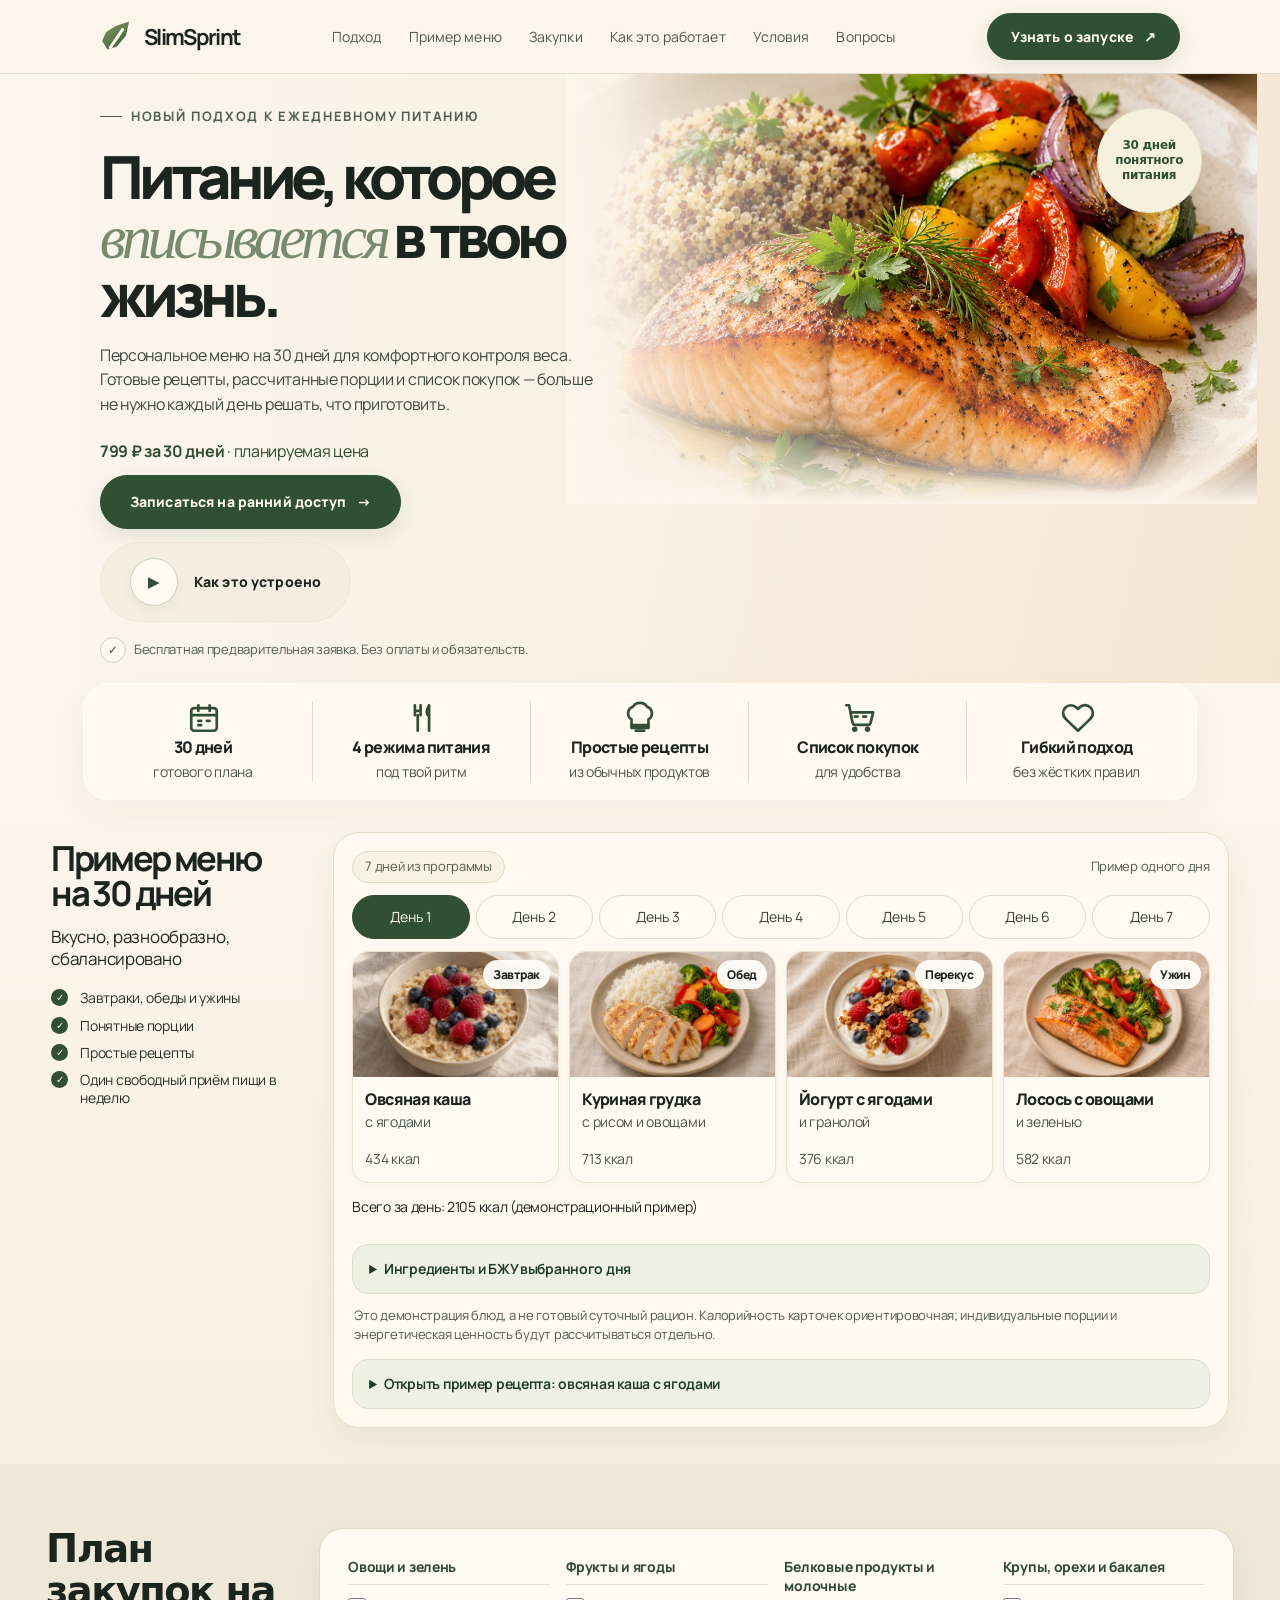
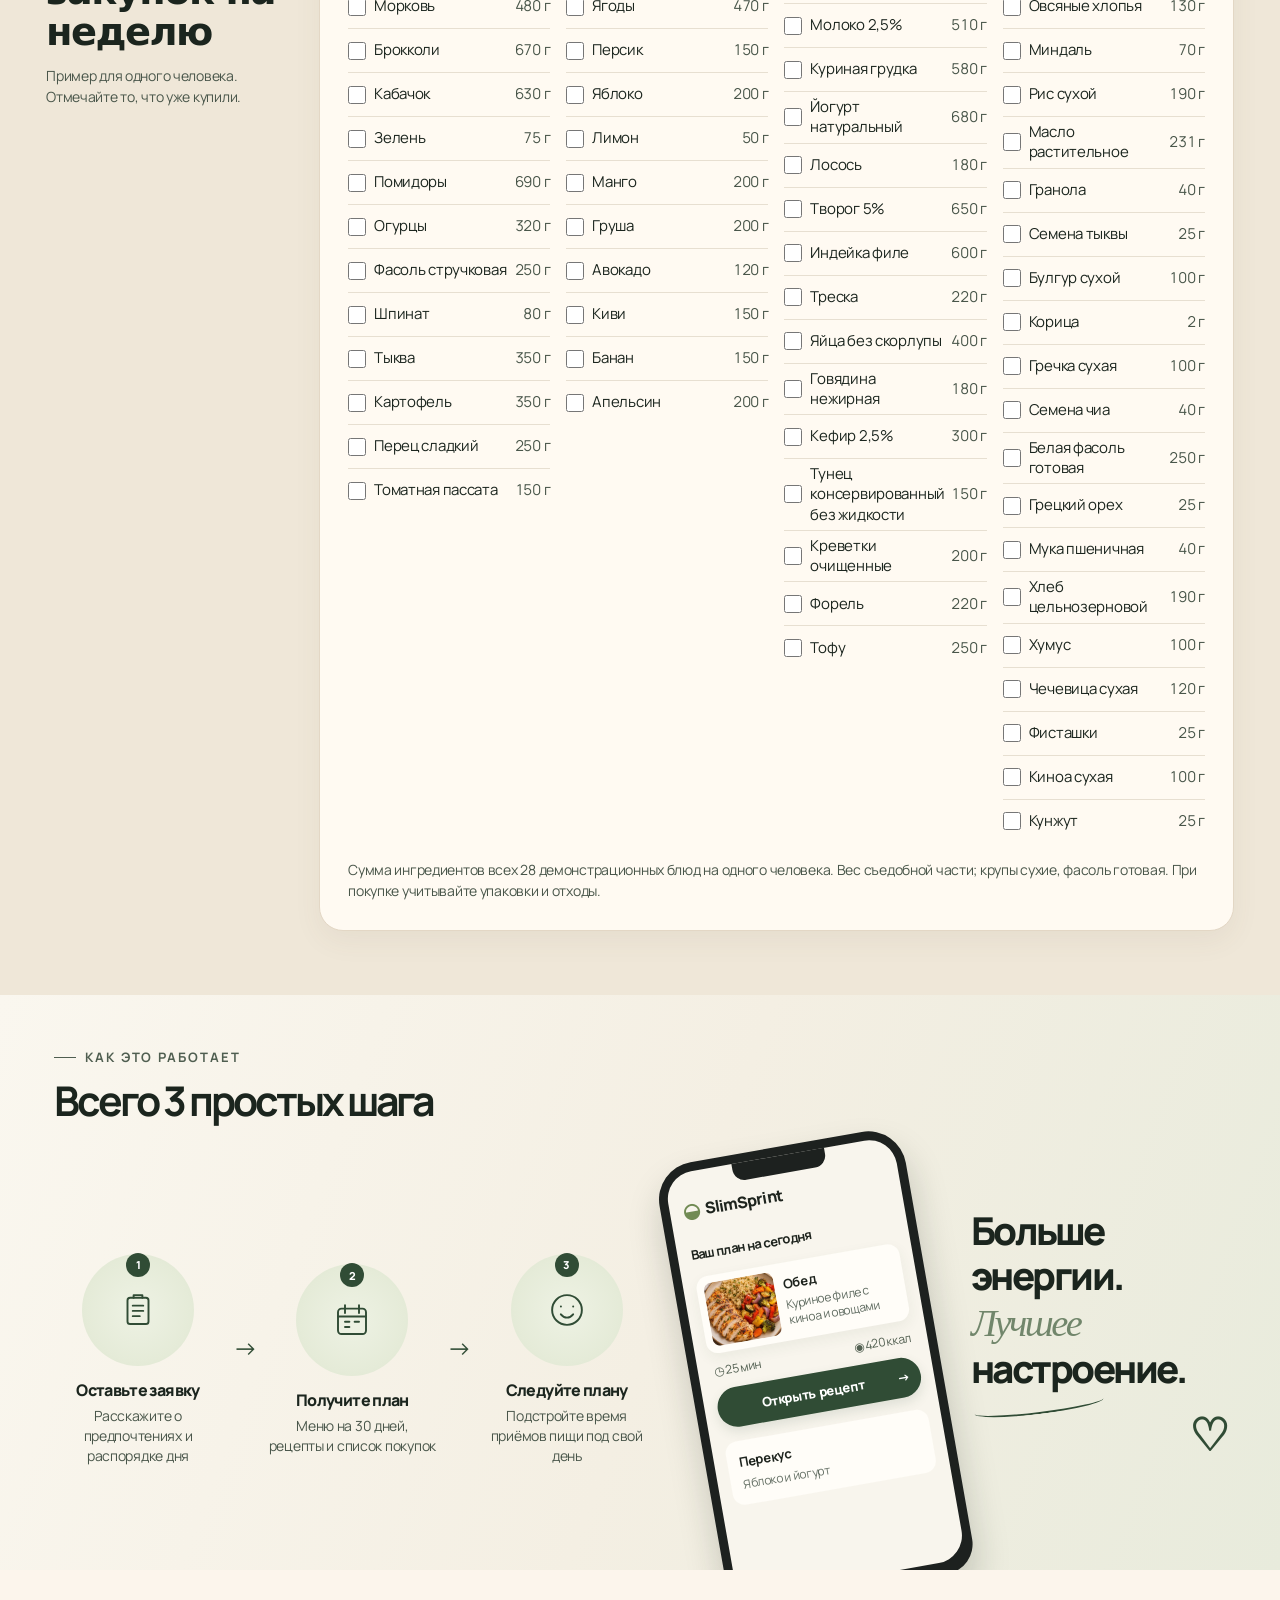
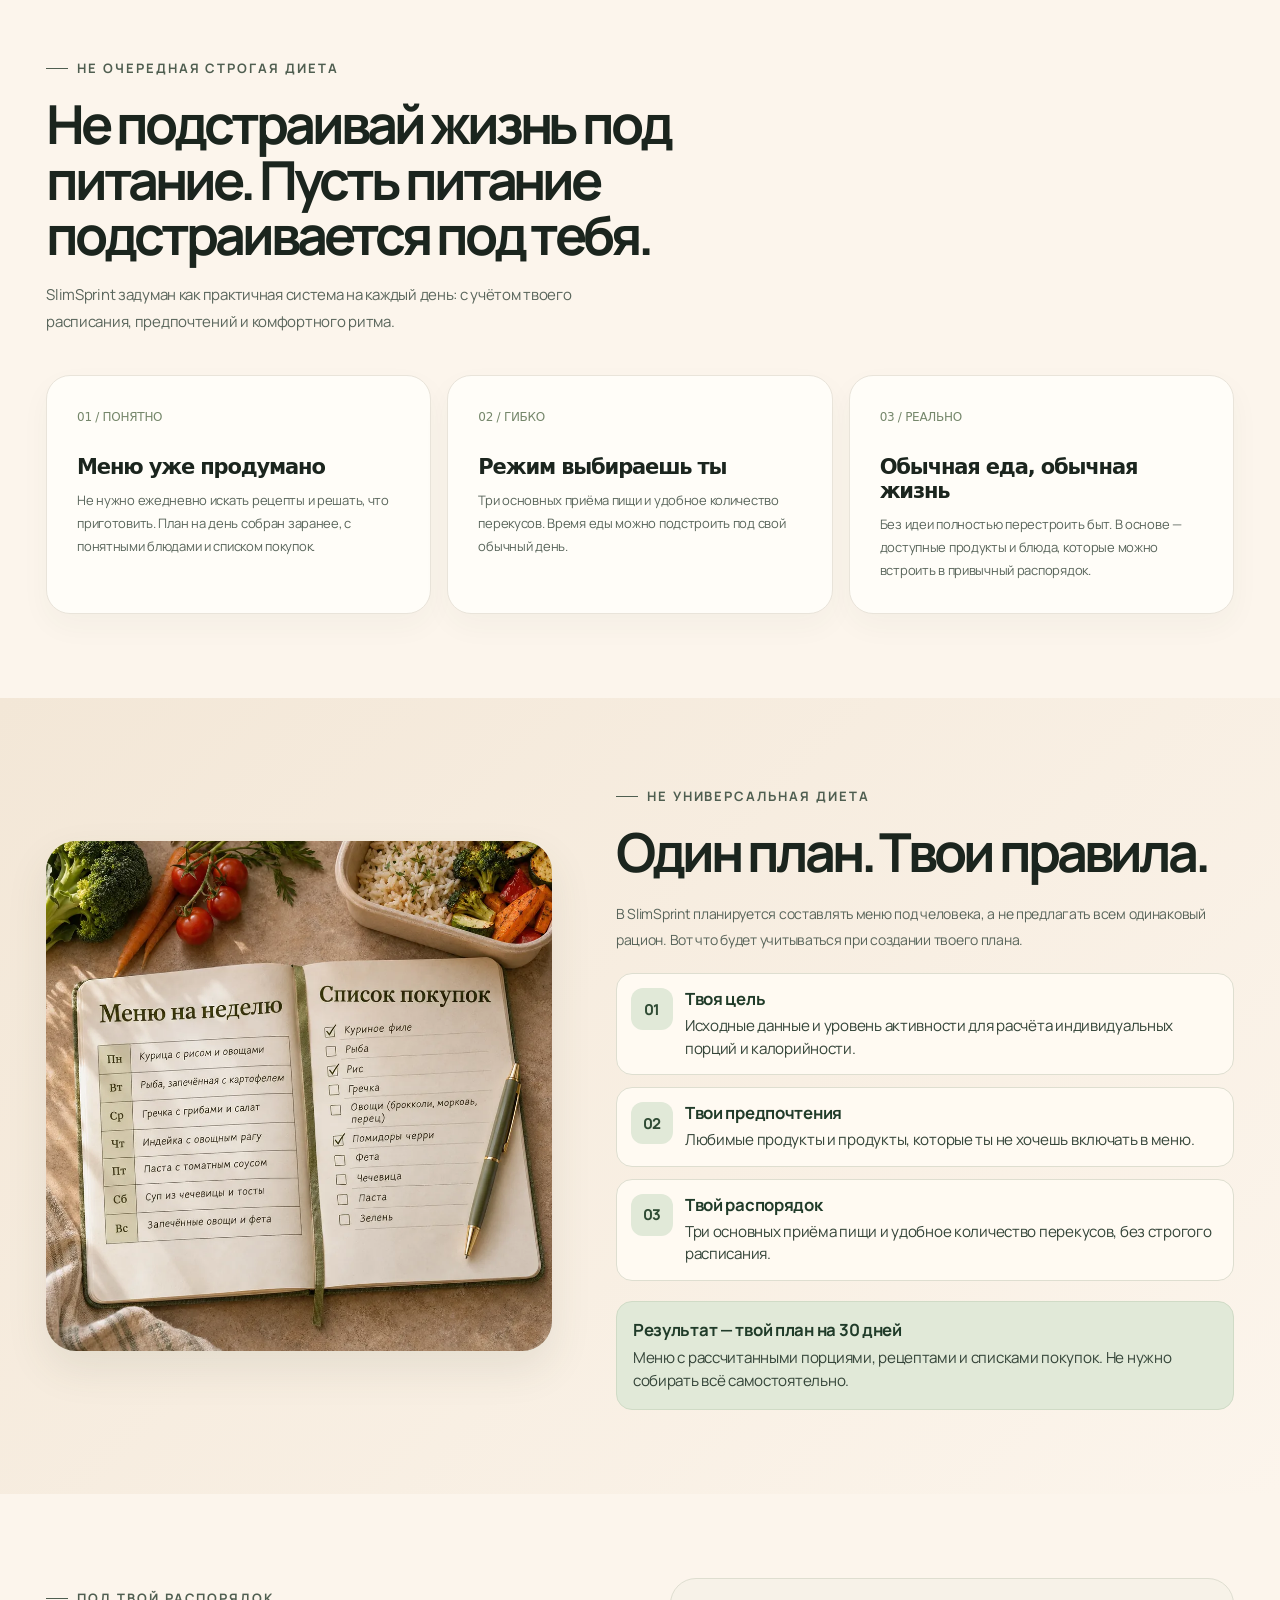
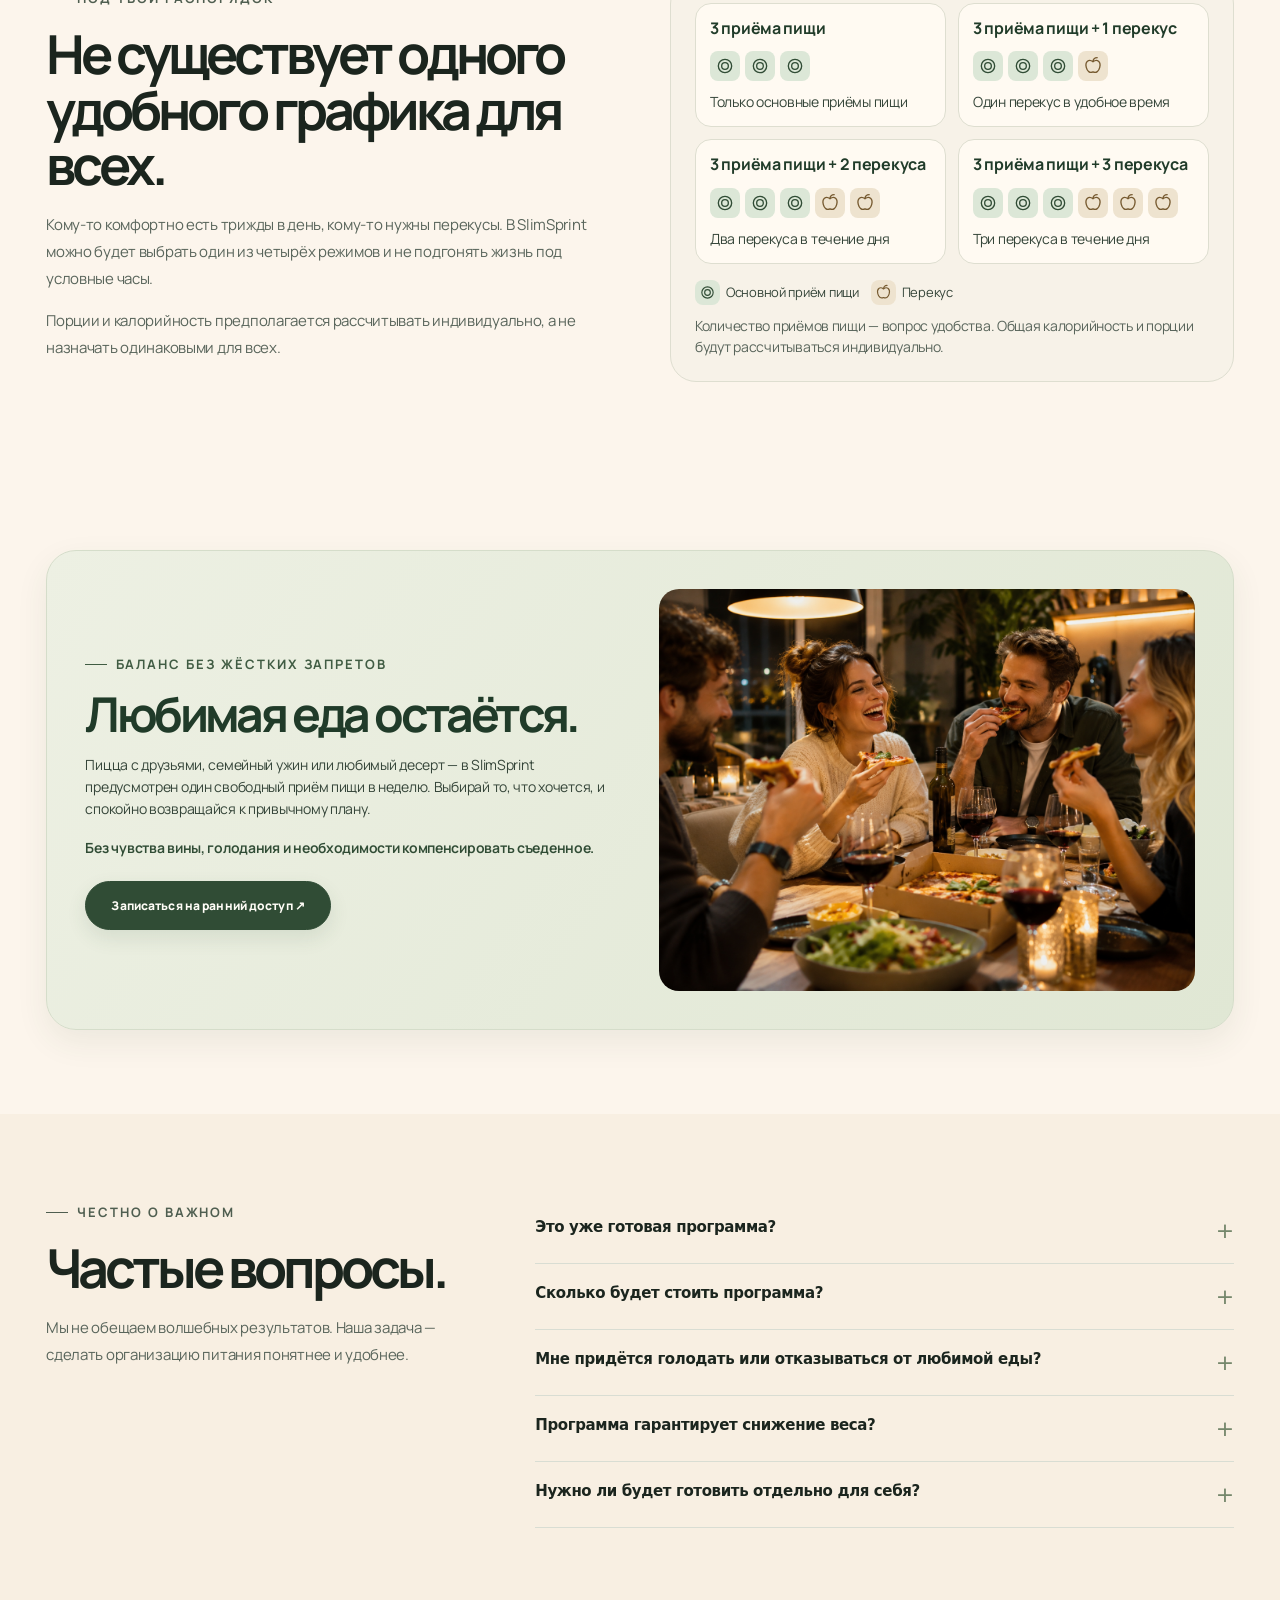
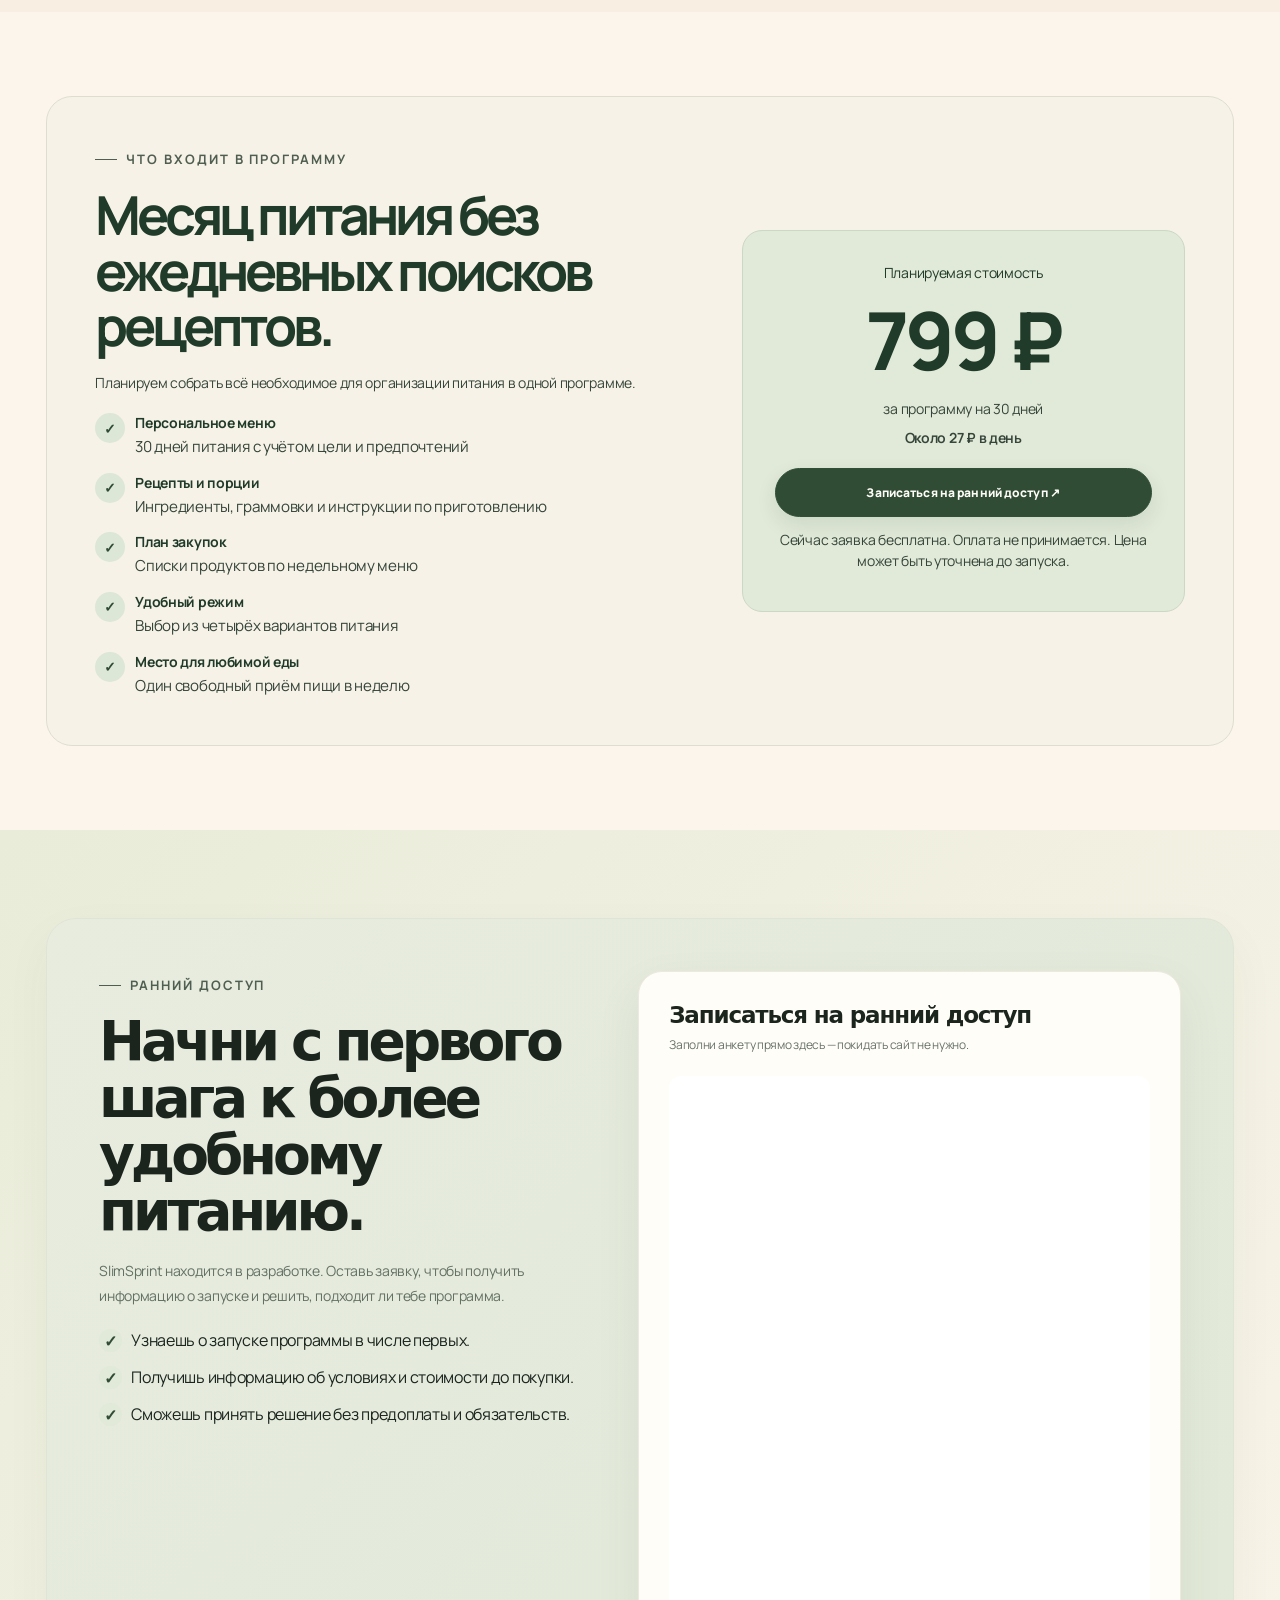
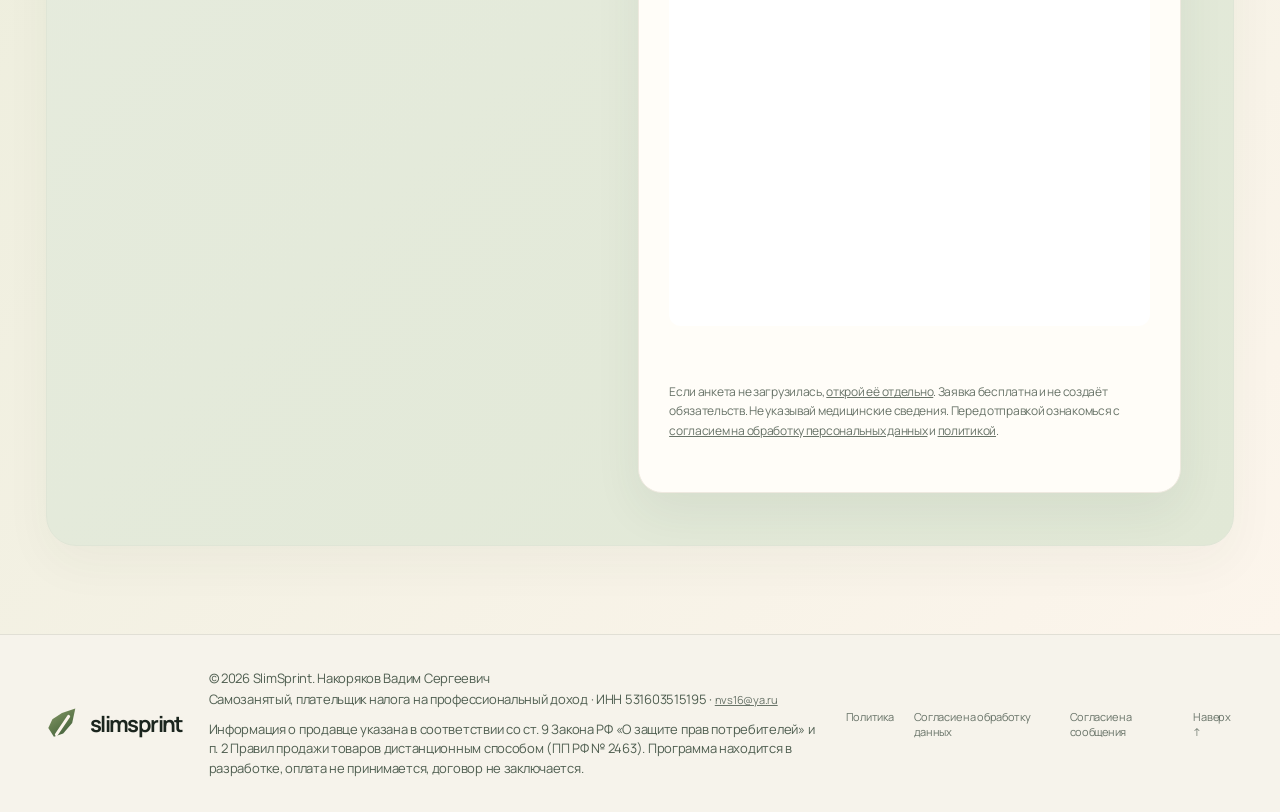
<file: docs/index.html>
<!doctype html>
<html lang="ru">
<head>
<meta charset="utf-8">
<meta name="viewport" content="width=device-width,initial-scale=1">
<meta name="theme-color" content="#f6f5ef">
<title>SlimSprint — питание, которое вписывается в твою жизнь</title>
<meta name="description" content="Персональный план питания на 30 дней: готовое меню, простые рецепты и гибкий режим без жёстких запретов. SlimSprint — проект в разработке.">
<meta name="robots" content="noindex, nofollow">
<link rel="canonical" href="https://slimsprint.ru/">
<meta property="og:title" content="SlimSprint — питание, которое вписывается в твою жизнь">
<meta property="og:description" content="30 дней понятного питания, собранного вокруг твоего ритма жизни.">
<meta property="og:type" content="website">
<meta property="og:image" content="https://slimsprint.ru/assets/img/og-image.svg">
<meta property="og:locale" content="ru_RU">
<meta property="og:site_name" content="SlimSprint">
<meta property="og:url" content="https://slimsprint.ru/">
<meta name="twitter:card" content="summary_large_image">
<link rel="icon" href="assets/favicon.svg" type="image/svg+xml">
<link rel="stylesheet" href="assets/base.css?v=20261127b">
<style>
:root{--ink:#202a22;--muted:#68736a;--paper:#f6f5ef;--white:#fffefa;--sage:#647b65;--sage-dark:#405a45;--lime:#dce7c9;--line:#e5e7de;--sand:#eee9dd;--serif:Georgia,'Times New Roman',serif;--sans:'DM Sans','Segoe UI',Arial,sans-serif;--display:'Manrope','Segoe UI',Arial,sans-serif}
*{box-sizing:border-box}html{scroll-behavior:smooth}body{margin:0;background:var(--paper);color:var(--ink);font-family:var(--sans);-webkit-font-smoothing:antialiased}a{color:inherit}button,input,select{font:inherit}img{max-width:100%;height:auto}.wrap{width:min(1160px,calc(100% - 48px));margin:auto}.eyebrow{display:inline-flex;align-items:center;gap:9px;text-transform:uppercase;letter-spacing:.15em;font-size:11px;font-weight:700;color:var(--sage)}.eyebrow:before{content:"";width:22px;height:1px;background:currentColor}.header{height:82px;display:flex;align-items:center;border-bottom:1px solid rgba(32,42,34,.08)}.nav{display:flex;align-items:center;justify-content:space-between}.brand{display:flex;align-items:center;gap:10px;text-decoration:none;font:800 20px var(--display);letter-spacing:-.06em}.brand-mark{width:32px;height:32px;border-radius:11px;background:var(--sage-dark);color:#fff;display:grid;place-items:center;font:700 16px var(--display)}.nav-links{display:flex;gap:30px;align-items:center;font-size:13px;color:#58645b}.nav-links a{text-decoration:none}.nav-links a:hover{color:var(--sage-dark)}.nav-cta,.btn{display:inline-flex;align-items:center;justify-content:center;gap:10px;border-radius:999px;padding:14px 22px;background:var(--sage-dark);color:white;text-decoration:none;border:1px solid var(--sage-dark);font-size:13px;font-weight:700;transition:.2s;cursor:pointer}.nav-cta:hover,.btn:hover{background:#304735;transform:translateY(-2px)}.btn-light{background:transparent;color:var(--ink);border-color:#cbd2c5}.btn-light:hover{background:#fffefa;color:var(--ink)}.hero{padding:76px 0 88px;overflow:hidden}.hero-grid{display:grid;grid-template-columns:1.02fr .98fr;gap:62px;align-items:center}.hero-copy{padding:20px 0}.hero h1{font:600 clamp(48px,6vw,78px)/.99 var(--display);letter-spacing:-.075em;margin:24px 0 24px;max-width:650px}.hero h1 em{font-family:var(--serif);font-weight:400;color:var(--sage);letter-spacing:-.06em}.hero-lead{font-size:17px;line-height:1.75;color:var(--muted);max-width:490px;margin:0 0 30px}.hero-actions{display:flex;gap:12px;flex-wrap:wrap}.micro-note{font-size:11px;color:#899187;margin-top:18px}.hero-visual{position:relative;min-height:550px}.hero-photo{position:absolute;inset:0 28px 30px 28px;border-radius:220px 220px 30px 30px;overflow:hidden;background:#d9dfd0}.hero-photo img{width:100%;height:100%;object-fit:cover;display:block}.photo-caption{position:absolute;left:0;bottom:0;background:var(--white);border-radius:18px;padding:18px 22px;box-shadow:0 14px 45px #26342614;max-width:230px}.photo-caption strong{display:block;font:700 14px var(--display);margin-bottom:5px}.photo-caption span{font-size:11px;color:var(--muted);line-height:1.5}.floating-tag{position:absolute;right:0;top:72px;background:var(--lime);border-radius:50%;width:112px;height:112px;display:grid;place-items:center;text-align:center;font:700 12px/1.3 var(--display);transform:rotate(9deg);padding:14px}.section{padding:104px 0}.section-head{max-width:660px;margin-bottom:48px}.section h2{font:600 clamp(36px,4.3vw,54px)/1.05 var(--display);letter-spacing:-.065em;margin:18px 0}.section-intro{font-size:16px;line-height:1.75;color:var(--muted);max-width:580px}.pillars{display:grid;grid-template-columns:repeat(3,1fr);gap:16px}.pillar{padding:30px;border:1px solid var(--line);border-radius:22px;background:rgba(255,254,250,.58);min-height:235px}.pillar-num{font:500 12px var(--display);color:var(--sage)}.pillar h3{font:700 20px var(--display);letter-spacing:-.04em;margin:34px 0 10px}.pillar p{font-size:13px;line-height:1.7;color:var(--muted);margin:0}.band{background:#e9eddf}.band-grid{display:grid;grid-template-columns:.9fr 1.1fr;gap:70px;align-items:center}.band-image{height:510px;border-radius:190px 190px 24px 24px;overflow:hidden}.band-image img{width:100%;height:100%;object-fit:cover}.band-copy h2{font:600 clamp(38px,4.3vw,56px)/1.03 var(--display);letter-spacing:-.07em;margin:18px 0 22px}.band-copy p{font-size:15px;line-height:1.8;color:#637064}.check-list{list-style:none;padding:0;margin:28px 0 0;display:grid;gap:16px}.check-list li{display:flex;gap:12px;align-items:flex-start;font-size:14px;line-height:1.55}.check{flex:0 0 22px;height:22px;border-radius:50%;background:#d5e1c7;color:#405a45;display:grid;place-items:center;font-size:12px;font-weight:700}.menu-section{background:var(--white)}.menu-grid{display:grid;grid-template-columns:1fr 1fr;gap:18px}.meal-card{border:1px solid var(--line);border-radius:22px;overflow:hidden;background:#fff}.meal-card img{width:100%;height:230px;object-fit:cover;display:block}.meal-info{padding:22px}.meal-label{font-size:10px;text-transform:uppercase;letter-spacing:.14em;color:var(--sage);font-weight:700}.meal-info h3{font:700 19px var(--display);letter-spacing:-.04em;margin:9px 0}.meal-info p{font-size:13px;line-height:1.6;color:var(--muted);margin:0}.menu-foot{font-size:12px;color:#899187;margin-top:20px;line-height:1.6}.rhythm{display:grid;grid-template-columns:1fr 1fr;gap:64px;align-items:center}.rhythm h2{font:600 clamp(38px,4vw,52px)/1.04 var(--display);letter-spacing:-.07em;margin:18px 0}.rhythm p{color:var(--muted);line-height:1.8;font-size:15px}.rhythm-card{background:#e8ecdf;border-radius:26px;padding:30px}.rhythm-row{display:flex;align-items:center;justify-content:space-between;padding:17px 0;border-bottom:1px solid #d3dacb;font-size:14px}.rhythm-row:last-child{border:0}.rhythm-row span:last-child{font-size:12px;color:var(--sage-dark);font-weight:700}.free-meal{background:var(--sage-dark);color:white;border-radius:28px;padding:48px;display:grid;grid-template-columns:1fr auto;gap:30px;align-items:center}.free-meal h2{font:600 clamp(34px,4vw,48px)/1.05 var(--display);letter-spacing:-.06em;margin:15px 0}.free-meal p{color:#d4ded2;line-height:1.75;font-size:14px;max-width:650px}.free-meal .eyebrow{color:#c9d8bd}.free-meal .btn{background:#f5f4ec;color:var(--sage-dark);border-color:#f5f4ec;white-space:nowrap}.steps{display:grid;grid-template-columns:repeat(3,1fr);gap:28px}.step{border-top:1px solid #cfd5ca;padding-top:22px}.step strong{font:600 12px var(--display);color:var(--sage)}.step h3{font:700 19px var(--display);margin:22px 0 9px;letter-spacing:-.04em}.step p{font-size:13px;line-height:1.7;color:var(--muted)}.faq{background:#eeeee7}.faq-grid{display:grid;grid-template-columns:.75fr 1.25fr;gap:80px}.faq-list details{border-bottom:1px solid #d8ddd3;padding:19px 0}.faq-list summary{font:700 16px var(--display);cursor:pointer;list-style:none;display:flex;justify-content:space-between;gap:20px}.faq-list summary:after{content:"+";font-size:22px;font-weight:400;color:var(--sage)}.faq-list details[open] summary:after{content:"−"}.faq-list p{font-size:13px;line-height:1.75;color:var(--muted);max-width:600px}.lead{padding:104px 0}.lead-panel{display:grid;grid-template-columns:.95fr 1.05fr;gap:64px;background:#e7ecdf;border-radius:30px;padding:58px;align-items:start}.lead-copy h2{font:600 clamp(38px,4.4vw,56px)/1.03 var(--display);letter-spacing:-.07em;margin:18px 0}.lead-copy p{font-size:14px;line-height:1.8;color:#637064}.price-note{display:inline-flex;gap:10px;align-items:center;margin-top:22px;padding:12px 16px;background:#f7f7f1;border-radius:999px;font-size:12px;color:#566456}.price-note strong{font:800 17px var(--display);color:var(--ink)}.form-card{background:var(--white);border-radius:22px;padding:30px;box-shadow:0 18px 50px #2534250c}.form-card h3{font:700 22px var(--display);letter-spacing:-.04em;margin:0 0 7px}.form-card>p{font-size:12px;color:var(--muted);line-height:1.6;margin:0 0 22px}.field{display:grid;gap:7px;margin-bottom:14px}.field label{font-size:11px;font-weight:700;color:#536052}.field input,.field select{width:100%;border:1px solid #dce2d7;border-radius:12px;padding:14px 15px;background:#fbfcf8;color:var(--ink);outline:none}.field input:focus,.field select:focus{border-color:#8da18a;box-shadow:0 0 0 3px #8da18a20}.consent{display:flex;gap:10px;align-items:flex-start;font-size:11px;line-height:1.55;color:#69756a;margin:16px 0}.consent input{margin-top:3px;accent-color:var(--sage-dark)}.consent a{color:var(--sage-dark)}.form-submit{width:100%;border:0;border-radius:999px;background:var(--sage-dark);color:#fff;padding:16px;font-weight:700;font-size:13px;cursor:pointer}.form-submit:disabled{opacity:.55;cursor:wait}.form-status{font-size:12px;line-height:1.5;margin:12px 0 0;min-height:18px}.success-state{padding:20px 4px 8px;text-align:center}.success-icon{width:62px;height:62px;margin:0 auto 20px;border-radius:50%;display:grid;place-items:center;background:#e3ecd9;color:#405a45;font-size:29px}.success-state h3{font:700 25px/1.2 var(--display);letter-spacing:-.04em;margin:0 0 12px}.success-state p{font-size:14px;line-height:1.75;color:var(--muted);margin:0 auto 22px;max-width:390px}.success-state .success-note{padding:14px 16px;background:#f1f3eb;border-radius:13px;font-size:12px;color:#536052}.success-state a{display:inline-flex;margin-top:22px;color:var(--sage-dark);font-size:13px;font-weight:700;text-decoration:none}.form-foot{font-size:10px;color:#899187;line-height:1.6;margin:13px 0 0}.footer{padding:34px 0;border-top:1px solid var(--line)}.footer-row{display:flex;justify-content:space-between;gap:24px;align-items:center}.footer small,.footer a{font-size:11px;color:#7c877e}.footer-links{display:flex;gap:20px}.footer-links a{text-decoration:none}.reveal{opacity:1;transform:none}html.js .reveal{transition:opacity .7s,transform .7s}html.js .reveal:not(.visible){opacity:1;transform:none}html.js .reveal.visible{opacity:1;transform:none}
@media(max-width:850px){.nav-links{display:none}.hero-grid,.band-grid,.rhythm,.lead-panel,.faq-grid{grid-template-columns:1fr;gap:38px}.hero{padding:50px 0 70px}.hero-visual{min-height:460px}.hero-photo{inset:0 20px 24px}.pillars{grid-template-columns:1fr}.pillar{min-height:0}.band-image{height:390px;max-width:520px}.section{padding:76px 0}.free-meal{grid-template-columns:1fr;padding:34px}.lead-panel{padding:30px}.faq-grid{gap:20px}}
@media(max-width:560px){.wrap{width:min(100% - 32px,1160px)}.header{height:68px}.brand{font-size:18px}.nav-cta{padding:11px 15px;font-size:11px}.hero h1{font-size:48px}.hero-lead{font-size:15px}.hero-visual{min-height:390px}.hero-photo{inset:0 8px 20px;border-radius:180px 180px 22px 22px}.floating-tag{width:86px;height:86px;font-size:10px;right:-4px;top:42px}.photo-caption{max-width:190px;padding:13px 15px}.section{padding:66px 0}.section h2{font-size:38px}.menu-grid{grid-template-columns:1fr}.meal-card img{height:210px}.rhythm-card{padding:22px}.free-meal{padding:28px 23px}.steps{grid-template-columns:1fr;gap:18px}.lead{padding:66px 0}.form-card{padding:23px 18px}.footer-row{align-items:flex-start;flex-direction:column}.footer-links{flex-wrap:wrap}}
@media(prefers-reduced-motion:reduce){html{scroll-behavior:auto}.reveal{opacity:1;transform:none;transition:none}*{transition:none!important}}.header{position:sticky;top:0;z-index:40;background:rgba(246,245,239,.92);backdrop-filter:blur(10px)}.band-copy p{color:#5f6b61}.menu-foot,.micro-note{color:#5f6b61}.footer small,.footer a{color:#616d63}.photo{margin:0}.footer-operator{display:grid;gap:2px}.placeholder{display:grid;place-items:center;align-content:center;gap:6px;text-align:center;background:linear-gradient(150deg,#e6ead9 0%,#d9e1c9 55%,#cfd9bd 100%);color:#4a5a4c}.placeholder--hero{border-radius:220px 220px 30px 30px}.placeholder--wide{border-radius:190px 190px 24px 24px;height:510px}.placeholder--dish{height:230px;width:100%}.placeholder-label{font:700 12px/1.4 var(--display);letter-spacing:.02em;text-transform:uppercase;opacity:.72;padding:0 18px}.placeholder-label small{display:block;margin-top:4px;font:500 10px/1.4 var(--sans);letter-spacing:.06em;text-transform:none;opacity:.85}@media(max-width:850px){.placeholder--wide{height:390px}}@media(max-width:560px){.placeholder--dish{height:210px}.placeholder--hero{border-radius:180px 180px 22px 22px}}.hero-photo img,.band-image img,.meal-card img{display:block;width:100%;height:100%;object-fit:cover}.meal-card img{height:230px}@media(max-width:560px){.meal-card img{height:210px}}.cabinet{display:grid;gap:22px}.cabinet-figure{margin:0;background:var(--white);border:1px solid var(--line);border-radius:22px;overflow:hidden;box-shadow:0 14px 40px #26342510}.cabinet-figure img{display:block;width:100%;height:auto}.cabinet-figure figcaption{padding:18px 24px 22px;font-size:13px;line-height:1.65;color:#536052;border-top:1px solid var(--line)}.cabinet-figure figcaption strong{display:block;font:700 15px var(--display);color:var(--ink);margin-bottom:4px}
</style>
<link rel="stylesheet" href="assets/premium.css?v=20261127b">
<link rel="stylesheet" href="assets/editorial-refresh.css?v=20261127b">
<link rel="stylesheet" href="assets/reference-match.css?v=20261127l">
<link rel="stylesheet" href="assets/readable.css">
<style id="free-meal-contrast">
.free-meal{background:linear-gradient(125deg,#edf0e3,#e0e7d4)!important;color:#203b29!important;border:1px solid #d5ddca!important;box-shadow:0 12px 32px rgba(48,76,53,.08)!important;padding:clamp(24px,4vw,56px)!important;gap:24px!important}
.free-meal .eyebrow{color:#405c43!important;opacity:1!important}
.free-meal h2{color:#203b29!important;opacity:1!important}
.free-meal p{color:#354539!important;opacity:1!important;line-height:1.6!important;margin-bottom:0!important}
.free-meal .btn{background:#304c35!important;color:#fffdf7!important;border:1px solid #304c35!important;min-height:48px!important}
.free-meal .btn:hover{background:#203b29!important}
.free-meal .btn:focus-visible{outline:3px solid #203b29!important;outline-offset:4px}
@media(max-width:850px){.free-meal{display:flex!important;flex-direction:column!important;align-items:stretch!important;min-height:0!important;height:auto!important;gap:22px!important;padding:26px 22px!important}.free-meal h2{font-size:clamp(1.75rem,7vw,2.5rem)!important;line-height:1.12!important;margin:12px 0!important}.free-meal p{font-size:1rem!important;line-height:1.6!important}.free-meal .btn{margin:0!important;align-self:stretch!important;text-align:center!important;justify-content:center!important}}
</style>
<style id="sample-recipe-style">.sample-recipe{margin-top:14px;border:1px solid #d8dfce;border-radius:16px;background:#edf0e3;color:#203b29;overflow:hidden}.sample-recipe summary{padding:14px 16px;cursor:pointer;font-weight:650;line-height:1.45;color:#203b29}.sample-recipe summary:focus-visible{outline:2px solid #304c35;outline-offset:-3px}.sample-recipe-body{padding:0 16px 16px;font-size:15px;line-height:1.6;color:#354539}.sample-recipe-body h3{font-size:1.15rem;color:#203b29;margin:8px 0}.sample-recipe-body p{margin:8px 0;color:#354539}.sample-recipe-body ul,.sample-recipe-body ol{padding-left:22px;margin:8px 0;list-style-position:outside}.sample-recipe-body ul{list-style-type:disc}.sample-recipe-body ol{list-style-type:decimal}.sample-recipe-body li{margin:4px 0}</style><style id="personalization-style">.personalization-copy .personalization-steps{display:grid;gap:12px;margin:20px 0}.personalization-steps article{display:grid;grid-template-columns:42px minmax(0,1fr);gap:12px;align-items:start;padding:14px;background:#fffaf2;border:1px solid #deded0;border-radius:16px}.personalization-number{display:grid;place-items:center;width:42px;height:42px;background:#e1e9d8;color:#304c35;border-radius:12px;font-weight:750;font-size:15px}.personalization-steps h3{margin:0 0 4px!important;color:#203b29!important;font-size:1.05rem!important;line-height:1.35!important}.personalization-steps p,.personalization-result p{margin:0!important;color:#354539!important;font-size:.95rem!important;line-height:1.5!important}.personalization-result{padding:16px;background:#e1e9d8;border:1px solid #d0dbc6;border-radius:16px;color:#203b29}.personalization-result strong{display:block;color:#203b29;font-size:1.05rem;margin-bottom:6px}.personalization-copy{min-width:0}@media(max-width:560px){.personalization-steps article{padding:12px;gap:10px}.personalization-copy .personalization-steps{margin:16px 0}}</style><style id="rhythm-visual-style">.rhythm-card.rhythm-visual{padding:clamp(14px,2.5vw,24px)!important;background:#f7f2e8!important;border:1px solid #deded0!important;min-width:0}.rhythm-options{display:grid;grid-template-columns:repeat(2,minmax(0,1fr));gap:12px}.rhythm-option{min-width:0;background:#fffaf2;border:1px solid #deded0;border-radius:16px;padding:14px}.rhythm-option h3{color:#203b29!important;font-size:1rem!important;line-height:1.35!important;margin:0 0 12px!important}.rhythm-symbols{display:flex;flex-wrap:wrap;gap:5px;margin-bottom:10px}.rhythm-symbols span,.rhythm-legend i{display:inline-grid;place-items:center;border-radius:8px;width:30px;height:30px;flex-shrink:0}.rhythm-main{background:#dce7d7;color:#304c35}.rhythm-snack{background:#eee3cf;color:#765a30}.rhythm-symbols svg,.rhythm-legend svg{width:20px;height:20px;fill:none;stroke:currentColor;stroke-width:1.6;stroke-linecap:round;stroke-linejoin:round}.rhythm-option p,.rhythm-note{font-size:.875rem!important;line-height:1.5!important;color:#354539!important;margin:0!important}.rhythm-legend{display:flex;flex-wrap:wrap;gap:12px;margin:16px 0 10px;color:#354539;font-size:.8125rem}.rhythm-legend span{display:flex;align-items:center;gap:6px}.rhythm-legend i{width:25px;height:25px}.rhythm-legend svg{width:17px;height:17px}@media(max-width:560px){.rhythm-options{grid-template-columns:1fr}.rhythm-option{padding:12px}.rhythm-symbols span{width:34px;height:34px}}</style><style id="free-meal-message">.free-meal .free-meal-note{margin-top:16px!important;font-weight:650;color:#304c35!important}.free-meal>div{min-width:0}.free-meal .btn{white-space:normal!important;text-align:center}</style><style id="free-meal-photo-layout">.free-meal.free-meal-photo{display:grid!important;grid-template-columns:minmax(0,1fr) minmax(0,1fr);align-items:center!important;padding:clamp(20px,3vw,40px)!important;gap:clamp(20px,3vw,40px)!important;height:auto!important;min-height:0!important}.free-meal-photo .free-meal-copy{min-width:0}.free-meal-photo .free-meal-copy .btn{display:inline-flex;margin-top:22px!important;max-width:100%}.free-meal-photo .free-meal-image{display:block;width:100%;height:auto;aspect-ratio:4/3;object-fit:cover;object-position:center;border-radius:20px;min-width:0}@media(max-width:850px){.free-meal.free-meal-photo{grid-template-columns:minmax(0,1fr)}.free-meal-photo .free-meal-image{aspect-ratio:3/2}.free-meal-photo .free-meal-copy .btn{width:100%;justify-content:center}}</style><style id="offer-style">.offer-section{scroll-margin-top:90px}.offer-panel{display:grid;grid-template-columns:minmax(0,1.35fr) minmax(0,1fr);gap:clamp(20px,4vw,48px);align-items:center;padding:clamp(20px,4vw,48px);background:#f7f2e8;border:1px solid #deded0;border-radius:26px}.offer-copy{min-width:0}.offer-copy h2{color:#203b29!important}.offer-copy>p,.offer-list p{color:#354539!important;line-height:1.55}.offer-list{list-style:none;padding:0;margin:20px 0 0;display:grid;gap:14px}.offer-list li{display:grid;grid-template-columns:30px minmax(0,1fr);gap:10px;align-items:start}.offer-check{display:grid;place-items:center;width:30px;height:30px;background:#dce7d7;border-radius:50%;color:#304c35;font-weight:700}.offer-list strong{color:#203b29}.offer-list p{margin:3px 0 0!important;font-size:.95rem}.offer-price-card{background:#e1e9d8;border:1px solid #cbd8c3;border-radius:20px;padding:clamp(20px,3vw,32px);text-align:center;color:#203b29;min-width:0}.offer-amount{font-size:clamp(3rem,7vw,5rem);font-weight:750;line-height:1.15;letter-spacing:-.05em;margin:12px 0;color:#203b29}.offer-price-card p{color:#354539!important;margin:8px 0;line-height:1.5}.offer-per-day{font-weight:650}.offer-price-card .btn{display:flex;justify-content:center;white-space:normal;text-align:center;margin:20px 0 12px;background:#304c35!important;color:#fffdf7!important}.offer-disclaimer{font-size:.875rem}@media(max-width:850px){.offer-panel{grid-template-columns:minmax(0,1fr)}} </style><style id="early-access-style">.early-access-benefits{list-style:none;padding:0;margin:20px 0 0;display:grid;gap:12px}.early-access-benefits li{position:relative;padding-left:32px;line-height:1.55;color:inherit}.early-access-benefits li::before{content:"✓";position:absolute;left:0;top:1px;width:23px;height:23px;border-radius:50%;background:#e1e9d8;color:#304c35;display:grid;place-items:center;font-weight:700}.lead-copy .early-access-benefits{font-size:1rem}</style><style id="embedded-lead-style">#lead-frame{display:block;width:100%;max-width:100%;height:850px;border:0;border-radius:12px;background:#fff;margin:16px 0}.lead-panel .form-card{min-width:0}.lead-panel{align-items:start!important}@media(max-width:850px){#lead-frame{height:950px}.lead-panel .form-card{padding:16px!important}}</style></head>
<body class="has-action-bar">
<a class="skip-link" href="#top">Перейти к содержанию</a>
<header class="header"><div class="wrap nav">
<a class="brand" href="#top" aria-label="SlimSprint — на главную"><span class="brand-mark">s</span>SlimSprint</a>
<nav class="nav-links" aria-label="Основная навигация"><a href="#approach">Подход</a><a href="#menu">Пример меню</a><a href="#shopping">Закупки</a><a href="#how">Как это работает</a><a href="#price">Условия</a><a href="#faq">Вопросы</a></nav>
<a class="nav-cta" href="#lead-form">Узнать о запуске <span aria-hidden="true">↗</span></a>
</div></header>
<main id="top">
<section class="hero" aria-labelledby="hero-title"><div class="wrap hero-grid">
<div class="hero-copy"><span class="eyebrow">Новый подход к ежедневному питанию</span>
<h1 id="hero-title">Питание, которое <em>вписывается</em> в твою жизнь.</h1>
<p class="hero-lead">Персональное меню на 30 дней для комфортного контроля веса. Готовые рецепты, рассчитанные порции и список покупок — больше не нужно каждый день решать, что приготовить.</p>
<p class="hero-price" style="margin:12px 0;color:#304c35;font-size:1rem;line-height:1.5"><strong>799 ₽ за 30 дней</strong> · планируемая цена</p>
<div class="hero-actions"><a class="btn" href="#lead-form">Записаться на ранний доступ <span aria-hidden="true">→</span></a><a class="btn btn-light hero-play" href="#how"><span class="play-icon" aria-hidden="true">▶</span> Как это устроено</a></div>
<div class="micro-note"><span class="micro-shield" aria-hidden="true">✓</span> Бесплатная предварительная заявка. Без оплаты и обязательств.</div>
</div>
<div class="hero-visual" aria-label="Премиальное блюдо из лосося, овощей и киноа"><img class="hero-img" src="assets/img/salmon-quinoa-hero.webp" width="1199" height="1312" alt="Лосось с овощами, зеленью и крупой на светлой керамической тарелке" fetchpriority="high" decoding="async"><div class="floating-tag">30 дней<br>понятного<br>питания</div></div>
</div></section><section class="feature-strip" aria-label="Что входит в SlimSprint">
<div class="feature-item"><div class="feature-icon"><svg viewBox="0 0 24 24" aria-hidden="true"><rect x="3" y="5" width="18" height="16" rx="2"/><path d="M16 3v4M8 3v4M3 10h18M8 14h2M14 14h2M8 17h2"/></svg></div><strong>30 дней</strong><span>готового плана</span></div>
<div class="feature-item"><div class="feature-icon"><svg viewBox="0 0 24 24" aria-hidden="true"><path d="M7 3v7M11 3v7M7 7h4M9 10v11M17 3v18M17 3c-2 3-2 6 0 8"/></svg></div><strong>4 режима питания</strong><span>под твой ритм</span></div>
<div class="feature-item"><div class="feature-icon"><svg viewBox="0 0 24 24" aria-hidden="true"><path d="M6 13a5 5 0 0 1 1-9 6 6 0 0 1 10 0 5 5 0 0 1 1 9v6H6zM6 17h12M9 21h6"/></svg></div><strong>Простые рецепты</strong><span>из обычных продуктов</span></div>
<div class="feature-item"><div class="feature-icon"><svg viewBox="0 0 24 24" aria-hidden="true"><path d="M3 3h2l2.4 12.2a2 2 0 0 0 2 1.6h8.9a2 2 0 0 0 1.9-1.4L22 8H6M9 21a1 1 0 1 0 0-2 1 1 0 0 0 0 2ZM18 21a1 1 0 1 0 0-2 1 1 0 0 0 0 2ZM9 11h2M15 11h2"/></svg></div><strong>Список покупок</strong><span>для удобства</span></div>
<div class="feature-item"><div class="feature-icon"><svg viewBox="0 0 24 24" aria-hidden="true"><path d="M20.8 4.6a5.5 5.5 0 0 0-7.8 0L12 5.7l-1.1-1.1a5.5 5.5 0 0 0-7.8 7.8l1.1 1.1L12 21l7.8-7.5 1.1-1.1a5.5 5.5 0 0 0-.1-7.8Z"/></svg></div><strong>Гибкий подход</strong><span>без жёстких правил</span></div>
</section><section class="reference-menu-zone" id="menu"><div class="wrap reference-menu-grid">
<div class="menu-intro reveal"><span class="eyebrow">Пример меню</span><h2>Пример меню<br>на 30 дней</h2><p>Вкусно, разнообразно, сбалансировано</p>
<ul class="menu-checks"><li><i>✓</i><span>Завтраки, обеды и ужины</span></li><li><i>✓</i><span>Понятные порции</span></li><li><i>✓</i><span>Простые рецепты</span></li><li><i>✓</i><span>Один свободный приём пищи в неделю</span></li></ul></div>
<div class="weekly-menu-panel reveal" aria-label="Пример меню на неделю">
<div class="weekly-menu-top"><span class="week-caption">7 дней из программы</span><span class="week-subtitle">Пример одного дня</span></div>
<div class="day-tabs" role="tablist" aria-label="Выбрать день меню">
<button class="day-tab is-active" type="button" role="tab" aria-selected="true" data-day="0">День 1</button><button class="day-tab" type="button" role="tab" aria-selected="false" data-day="1">День 2</button><button class="day-tab" type="button" role="tab" aria-selected="false" data-day="2">День 3</button><button class="day-tab" type="button" role="tab" aria-selected="false" data-day="3">День 4</button><button class="day-tab" type="button" role="tab" aria-selected="false" data-day="4">День 5</button><button class="day-tab" type="button" role="tab" aria-selected="false" data-day="5">День 6</button><button class="day-tab" type="button" role="tab" aria-selected="false" data-day="6">День 7</button>
</div>
<div class="weekly-meals">
<article class="week-meal" data-meal="0"><div class="week-meal-image"><img src="assets/img/menu/oatmeal-berries.webp" alt="Овсяная каша с ягодами" loading="lazy"><span class="meal-pill">Завтрак</span></div><div class="week-meal-info"><strong data-name>Овсяная каша</strong><span data-desc>с ягодами</span><small><span data-kcal>434 ккал</span></small></div></article>
<article class="week-meal" data-meal="1"><div class="week-meal-image"><img src="assets/img/menu/chicken-rice.webp" alt="Куриная грудка с рисом и овощами" loading="lazy"><span class="meal-pill">Обед</span></div><div class="week-meal-info"><strong data-name>Куриная грудка</strong><span data-desc>с рисом и овощами</span><small><span data-kcal>713 ккал</span></small></div></article>
<article class="week-meal" data-meal="2"><div class="week-meal-image"><img src="assets/img/menu/yogurt-granola.webp" alt="Йогурт с ягодами и гранолой" loading="lazy"><span class="meal-pill">Перекус</span></div><div class="week-meal-info"><strong data-name>Йогурт с ягодами</strong><span data-desc>и гранолой</span><small><span data-kcal>376 ккал</span></small></div></article>
<article class="week-meal" data-meal="3"><div class="week-meal-image"><img src="assets/img/menu/salmon-vegetables.webp" alt="Лосось с овощами и зеленью" loading="lazy"><span class="meal-pill">Ужин</span></div><div class="week-meal-info"><strong data-name>Лосось с овощами</strong><span data-desc>и зеленью</span><small><span data-kcal>582 ккал</span></small></div></article>
</div><p id="demo-day-total" aria-live="polite">Всего за день: 2105 ккал</p><details class="sample-recipe" id="day-ingredients"><summary>Ингредиенты и БЖУ выбранного дня</summary><div class="sample-recipe-body" id="day-ingredients-body"></div></details><p class="menu-disclaimer">Это демонстрация блюд, а не готовый суточный рацион. Калорийность карточек ориентировочная; индивидуальные порции и энергетическая ценность будут рассчитываться отдельно.</p>
<details class="sample-recipe"><summary>Открыть пример рецепта: овсяная каша с ягодами</summary><div class="sample-recipe-body"><h3>Овсяная каша с ягодами</h3><p>1 порция · около 15 минут · примерно 434 ккал</p><p><strong>Ингредиенты</strong></p><ul><li>Овсяные хлопья (сухие) — 60 г</li><li>Молоко 2,5% — 200 г</li><li>Ягоды — 100 г</li><li>Миндаль — 10 г</li></ul><p><strong>Приготовление</strong></p><ol><li>Доведите молоко до слабого кипения.</li><li>Добавьте хлопья и варите 5–10 минут согласно инструкции на упаковке, помешивая.</li><li>Переложите кашу в миску, добавьте ягоды и измельчённый миндаль.</li></ol><p><strong>Примерно на порцию:</strong> белки — 17 г, жиры — 15 г, углеводы — 58 г.</p><p class="menu-disclaimer">Расчёт ориентировочный по типичным значениям продуктов; зависит от марки и состава. Содержит молоко и орехи.</p></div></details></div>
</div></section>
<section class="shopping-example" id="shopping" aria-labelledby="shopping-title">
  <div class="wrap shopping-example-layout">
    <div class="shopping-example-intro" id="cabinet">
      <h2 id="shopping-title">План закупок на неделю</h2>
      <p>Пример для одного человека. Отмечайте то, что уже купили.</p>
    </div>
    <div class="shopping-checklist"><fieldset><legend>Овощи и зелень</legend><label><input type="checkbox"><span>Морковь</span><span class="shopping-quantity">480 г</span></label><label><input type="checkbox"><span>Брокколи</span><span class="shopping-quantity">670 г</span></label><label><input type="checkbox"><span>Кабачок</span><span class="shopping-quantity">630 г</span></label><label><input type="checkbox"><span>Зелень</span><span class="shopping-quantity">75 г</span></label><label><input type="checkbox"><span>Помидоры</span><span class="shopping-quantity">690 г</span></label><label><input type="checkbox"><span>Огурцы</span><span class="shopping-quantity">320 г</span></label><label><input type="checkbox"><span>Фасоль стручковая</span><span class="shopping-quantity">250 г</span></label><label><input type="checkbox"><span>Шпинат</span><span class="shopping-quantity">80 г</span></label><label><input type="checkbox"><span>Тыква</span><span class="shopping-quantity">350 г</span></label><label><input type="checkbox"><span>Картофель</span><span class="shopping-quantity">350 г</span></label><label><input type="checkbox"><span>Перец сладкий</span><span class="shopping-quantity">250 г</span></label><label><input type="checkbox"><span>Томатная пассата</span><span class="shopping-quantity">150 г</span></label></fieldset><fieldset><legend>Фрукты и ягоды</legend><label><input type="checkbox"><span>Ягоды</span><span class="shopping-quantity">470 г</span></label><label><input type="checkbox"><span>Персик</span><span class="shopping-quantity">150 г</span></label><label><input type="checkbox"><span>Яблоко</span><span class="shopping-quantity">200 г</span></label><label><input type="checkbox"><span>Лимон</span><span class="shopping-quantity">50 г</span></label><label><input type="checkbox"><span>Манго</span><span class="shopping-quantity">200 г</span></label><label><input type="checkbox"><span>Груша</span><span class="shopping-quantity">200 г</span></label><label><input type="checkbox"><span>Авокадо</span><span class="shopping-quantity">120 г</span></label><label><input type="checkbox"><span>Киви</span><span class="shopping-quantity">150 г</span></label><label><input type="checkbox"><span>Банан</span><span class="shopping-quantity">150 г</span></label><label><input type="checkbox"><span>Апельсин</span><span class="shopping-quantity">200 г</span></label></fieldset><fieldset><legend>Белковые продукты и молочные</legend><label><input type="checkbox"><span>Молоко 2,5%</span><span class="shopping-quantity">510 г</span></label><label><input type="checkbox"><span>Куриная грудка</span><span class="shopping-quantity">580 г</span></label><label><input type="checkbox"><span>Йогурт натуральный</span><span class="shopping-quantity">680 г</span></label><label><input type="checkbox"><span>Лосось</span><span class="shopping-quantity">180 г</span></label><label><input type="checkbox"><span>Творог 5%</span><span class="shopping-quantity">650 г</span></label><label><input type="checkbox"><span>Индейка филе</span><span class="shopping-quantity">600 г</span></label><label><input type="checkbox"><span>Треска</span><span class="shopping-quantity">220 г</span></label><label><input type="checkbox"><span>Яйца без скорлупы</span><span class="shopping-quantity">400 г</span></label><label><input type="checkbox"><span>Говядина нежирная</span><span class="shopping-quantity">180 г</span></label><label><input type="checkbox"><span>Кефир 2,5%</span><span class="shopping-quantity">300 г</span></label><label><input type="checkbox"><span>Тунец консервированный без жидкости</span><span class="shopping-quantity">150 г</span></label><label><input type="checkbox"><span>Креветки очищенные</span><span class="shopping-quantity">200 г</span></label><label><input type="checkbox"><span>Форель</span><span class="shopping-quantity">220 г</span></label><label><input type="checkbox"><span>Тофу</span><span class="shopping-quantity">250 г</span></label></fieldset><fieldset><legend>Крупы, орехи и бакалея</legend><label><input type="checkbox"><span>Овсяные хлопья</span><span class="shopping-quantity">130 г</span></label><label><input type="checkbox"><span>Миндаль</span><span class="shopping-quantity">70 г</span></label><label><input type="checkbox"><span>Рис сухой</span><span class="shopping-quantity">190 г</span></label><label><input type="checkbox"><span>Масло растительное</span><span class="shopping-quantity">231 г</span></label><label><input type="checkbox"><span>Гранола</span><span class="shopping-quantity">40 г</span></label><label><input type="checkbox"><span>Семена тыквы</span><span class="shopping-quantity">25 г</span></label><label><input type="checkbox"><span>Булгур сухой</span><span class="shopping-quantity">100 г</span></label><label><input type="checkbox"><span>Корица</span><span class="shopping-quantity">2 г</span></label><label><input type="checkbox"><span>Гречка сухая</span><span class="shopping-quantity">100 г</span></label><label><input type="checkbox"><span>Семена чиа</span><span class="shopping-quantity">40 г</span></label><label><input type="checkbox"><span>Белая фасоль готовая</span><span class="shopping-quantity">250 г</span></label><label><input type="checkbox"><span>Грецкий орех</span><span class="shopping-quantity">25 г</span></label><label><input type="checkbox"><span>Мука пшеничная</span><span class="shopping-quantity">40 г</span></label><label><input type="checkbox"><span>Хлеб цельнозерновой</span><span class="shopping-quantity">190 г</span></label><label><input type="checkbox"><span>Хумус</span><span class="shopping-quantity">100 г</span></label><label><input type="checkbox"><span>Чечевица сухая</span><span class="shopping-quantity">120 г</span></label><label><input type="checkbox"><span>Фисташки</span><span class="shopping-quantity">25 г</span></label><label><input type="checkbox"><span>Киноа сухая</span><span class="shopping-quantity">100 г</span></label><label><input type="checkbox"><span>Кунжут</span><span class="shopping-quantity">25 г</span></label></fieldset><p class="shopping-example-note">Сумма ингредиентов всех 28 демонстрационных блюд на одного человека. Вес съедобной части; крупы сухие, фасоль готовая. При покупке учитывайте упаковки и отходы.</p></div></div>
</section><section class="section reference-how" id="how"><div class="wrap">
<div class="how-heading"><span class="eyebrow">Как это работает</span><h2>Всего 3 простых шага</h2></div>
<div class="how-layout">
<div class="how-steps">
<article class="how-step"><div class="step-illustration"><span class="step-number">1</span><svg viewBox="0 0 48 48" aria-hidden="true"><rect x="12" y="10" width="24" height="30" rx="3"/><path d="M19 10V7h10v3M18 19h12M18 25h12M18 31h8"/></svg></div><h3>Оставьте заявку</h3><p>Расскажите о предпочтениях и распорядке дня</p></article>
<span class="step-arrow" aria-hidden="true">→</span>
<article class="how-step"><div class="step-illustration"><span class="step-number">2</span><svg viewBox="0 0 48 48" aria-hidden="true"><rect x="8" y="11" width="32" height="29" rx="4"/><path d="M16 7v9M32 7v9M8 20h32M16 26h5M27 26h5M16 32h5"/></svg></div><h3>Получите план</h3><p>Меню на 30 дней, рецепты и список покупок</p></article>
<span class="step-arrow" aria-hidden="true">→</span>
<article class="how-step"><div class="step-illustration"><span class="step-number">3</span><svg viewBox="0 0 48 48" aria-hidden="true"><circle cx="24" cy="24" r="17"/><path d="M17 20h.1M31 20h.1M17 29c4 5 10 5 14 0"/></svg></div><h3>Следуйте плану</h3><p>Подстройте время приёмов пищи под свой день</p></article>
</div>
<div class="how-visual">
<div class="phone-mock" aria-hidden="true"><div class="phone-notch"></div><div class="phone-screen">
<div class="phone-brand"><span class="phone-leaf">◒</span> SlimSprint</div>
<h3>Ваш план на сегодня</h3>
<div class="phone-meal"><img src="assets/img/chicken-quinoa-preview.webp" alt="Куриное филе с киноа и овощами" loading="lazy"><div><strong>Обед</strong><small>Куриное филе с киноа и овощами</small></div></div>
<div class="phone-meta"><span>◷ 25 мин</span><span>◉ 420 ккал</span></div>
<div class="phone-recipe">Открыть рецепт <span>→</span></div>
<div class="phone-next"><strong>Перекус</strong><span>Яблоко и йогурт</span></div>
</div></div>
<div class="how-slogan">Больше энергии.<br><em>Лучшее</em><br>настроение.<div class="slogan-stroke"></div><span class="slogan-heart">♡</span></div>
</div>
</div></div></section><section class="section" id="approach"><div class="wrap">
<div class="section-head reveal"><span class="eyebrow">Не очередная строгая диета</span><h2>Не подстраивай жизнь под питание. Пусть питание подстраивается под тебя.</h2><p class="section-intro">SlimSprint задуман как практичная система на каждый день: с учётом твоего расписания, предпочтений и комфортного ритма.</p></div>
<div class="pillars">
<article class="pillar reveal"><span class="pillar-num">01 / ПОНЯТНО</span><h3>Меню уже продумано</h3><p>Не нужно ежедневно искать рецепты и решать, что приготовить. План на день собран заранее, с понятными блюдами и списком покупок.</p></article>
<article class="pillar reveal"><span class="pillar-num">02 / ГИБКО</span><h3>Режим выбираешь ты</h3><p>Три основных приёма пищи и удобное количество перекусов. Время еды можно подстроить под свой обычный день.</p></article>
<article class="pillar reveal"><span class="pillar-num">03 / РЕАЛЬНО</span><h3>Обычная еда, обычная жизнь</h3><p>Без идеи полностью перестроить быт. В основе — доступные продукты и блюда, которые можно встроить в привычный распорядок.</p></article>
</div></div></section><section class="section band"><div class="wrap band-grid">
<div class="band-image reveal"><img src="assets/img/weekly-meal-plan.webp" width="1000" height="1000" alt="Открытый планер с меню на неделю и списком покупок рядом с продуктами" loading="lazy" decoding="async"></div>
<div class="band-copy reveal personalization-copy"><span class="eyebrow">Не универсальная диета</span><h2>Один план. Твои правила.</h2><p>В SlimSprint планируется составлять меню под человека, а не предлагать всем одинаковый рацион. Вот что будет учитываться при создании твоего плана.</p>
<div class="personalization-steps">
<article><span class="personalization-number" aria-hidden="true">01</span><div><h3>Твоя цель</h3><p>Исходные данные и уровень активности для расчёта индивидуальных порций и калорийности.</p></div></article>
<article><span class="personalization-number" aria-hidden="true">02</span><div><h3>Твои предпочтения</h3><p>Любимые продукты и продукты, которые ты не хочешь включать в меню.</p></div></article>
<article><span class="personalization-number" aria-hidden="true">03</span><div><h3>Твой распорядок</h3><p>Три основных приёма пищи и удобное количество перекусов, без строгого расписания.</p></div></article>
</div><div class="personalization-result"><strong>Результат — твой план на 30 дней</strong><p>Меню с рассчитанными порциями, рецептами и списками покупок. Не нужно собирать всё самостоятельно.</p></div>
</div></div></section><section class="section"><div class="wrap rhythm">
<div class="reveal"><span class="eyebrow">Под твой распорядок</span><h2>Не существует одного удобного графика для всех.</h2><p>Кому-то комфортно есть трижды в день, кому-то нужны перекусы. В SlimSprint можно будет выбрать один из четырёх режимов и не подгонять жизнь под условные часы.</p><p>Порции и калорийность предполагается рассчитывать индивидуально, а не назначать одинаковыми для всех.</p></div>
<div class="rhythm-card reveal rhythm-visual"><div class="rhythm-options"><article class="rhythm-option"><h3>3 приёма пищи</h3><div class="rhythm-symbols" aria-hidden="true"><span class="rhythm-main"><svg viewBox="0 0 24 24" aria-hidden="true"><circle cx="12" cy="12" r="8"/><circle cx="12" cy="12" r="4"/></svg></span><span class="rhythm-main"><svg viewBox="0 0 24 24" aria-hidden="true"><circle cx="12" cy="12" r="8"/><circle cx="12" cy="12" r="4"/></svg></span><span class="rhythm-main"><svg viewBox="0 0 24 24" aria-hidden="true"><circle cx="12" cy="12" r="8"/><circle cx="12" cy="12" r="4"/></svg></span></div><p>Только основные приёмы пищи</p></article><article class="rhythm-option"><h3>3 приёма пищи + 1 перекус</h3><div class="rhythm-symbols" aria-hidden="true"><span class="rhythm-main"><svg viewBox="0 0 24 24" aria-hidden="true"><circle cx="12" cy="12" r="8"/><circle cx="12" cy="12" r="4"/></svg></span><span class="rhythm-main"><svg viewBox="0 0 24 24" aria-hidden="true"><circle cx="12" cy="12" r="8"/><circle cx="12" cy="12" r="4"/></svg></span><span class="rhythm-main"><svg viewBox="0 0 24 24" aria-hidden="true"><circle cx="12" cy="12" r="8"/><circle cx="12" cy="12" r="4"/></svg></span><span class="rhythm-snack"><svg viewBox="0 0 24 24" aria-hidden="true"><path d="M12 7c-5-4-10 0-8 7 1 4 4 7 8 5 4 2 7-1 8-5 2-7-3-11-8-7Z M12 7c0-3 2-5 5-5"/></svg></span></div><p>Один перекус в удобное время</p></article><article class="rhythm-option"><h3>3 приёма пищи + 2 перекуса</h3><div class="rhythm-symbols" aria-hidden="true"><span class="rhythm-main"><svg viewBox="0 0 24 24" aria-hidden="true"><circle cx="12" cy="12" r="8"/><circle cx="12" cy="12" r="4"/></svg></span><span class="rhythm-main"><svg viewBox="0 0 24 24" aria-hidden="true"><circle cx="12" cy="12" r="8"/><circle cx="12" cy="12" r="4"/></svg></span><span class="rhythm-main"><svg viewBox="0 0 24 24" aria-hidden="true"><circle cx="12" cy="12" r="8"/><circle cx="12" cy="12" r="4"/></svg></span><span class="rhythm-snack"><svg viewBox="0 0 24 24" aria-hidden="true"><path d="M12 7c-5-4-10 0-8 7 1 4 4 7 8 5 4 2 7-1 8-5 2-7-3-11-8-7Z M12 7c0-3 2-5 5-5"/></svg></span><span class="rhythm-snack"><svg viewBox="0 0 24 24" aria-hidden="true"><path d="M12 7c-5-4-10 0-8 7 1 4 4 7 8 5 4 2 7-1 8-5 2-7-3-11-8-7Z M12 7c0-3 2-5 5-5"/></svg></span></div><p>Два перекуса в течение дня</p></article><article class="rhythm-option"><h3>3 приёма пищи + 3 перекуса</h3><div class="rhythm-symbols" aria-hidden="true"><span class="rhythm-main"><svg viewBox="0 0 24 24" aria-hidden="true"><circle cx="12" cy="12" r="8"/><circle cx="12" cy="12" r="4"/></svg></span><span class="rhythm-main"><svg viewBox="0 0 24 24" aria-hidden="true"><circle cx="12" cy="12" r="8"/><circle cx="12" cy="12" r="4"/></svg></span><span class="rhythm-main"><svg viewBox="0 0 24 24" aria-hidden="true"><circle cx="12" cy="12" r="8"/><circle cx="12" cy="12" r="4"/></svg></span><span class="rhythm-snack"><svg viewBox="0 0 24 24" aria-hidden="true"><path d="M12 7c-5-4-10 0-8 7 1 4 4 7 8 5 4 2 7-1 8-5 2-7-3-11-8-7Z M12 7c0-3 2-5 5-5"/></svg></span><span class="rhythm-snack"><svg viewBox="0 0 24 24" aria-hidden="true"><path d="M12 7c-5-4-10 0-8 7 1 4 4 7 8 5 4 2 7-1 8-5 2-7-3-11-8-7Z M12 7c0-3 2-5 5-5"/></svg></span><span class="rhythm-snack"><svg viewBox="0 0 24 24" aria-hidden="true"><path d="M12 7c-5-4-10 0-8 7 1 4 4 7 8 5 4 2 7-1 8-5 2-7-3-11-8-7Z M12 7c0-3 2-5 5-5"/></svg></span></div><p>Три перекуса в течение дня</p></article></div><div class="rhythm-legend"><span><i class="rhythm-main"><svg viewBox="0 0 24 24" aria-hidden="true"><circle cx="12" cy="12" r="8"/><circle cx="12" cy="12" r="4"/></svg></i> Основной приём пищи</span><span><i class="rhythm-snack"><svg viewBox="0 0 24 24" aria-hidden="true"><path d="M12 7c-5-4-10 0-8 7 1 4 4 7 8 5 4 2 7-1 8-5 2-7-3-11-8-7Z M12 7c0-3 2-5 5-5"/></svg></i> Перекус</span></div><p class="rhythm-note">Количество приёмов пищи — вопрос удобства. Общая калорийность и порции будут рассчитываться индивидуально.</p></div>
</div></section><section class="section"><div class="wrap"><div class="free-meal reveal free-meal-photo"><div class="free-meal-copy"><span class="eyebrow">Баланс без жёстких запретов</span><h2>Любимая еда остаётся.</h2><p>Пицца с друзьями, семейный ужин или любимый десерт — в SlimSprint предусмотрен один свободный приём пищи в неделю. Выбирай то, что хочется, и спокойно возвращайся к привычному плану.</p><p class="free-meal-note">Без чувства вины, голодания и необходимости компенсировать съеденное.</p><a class="btn" href="#lead-form">Записаться на ранний доступ ↗</a></div><img class="free-meal-image" src="assets/img/dinner-with-friends.png" alt="Друзья за общим ужином с пиццей" loading="lazy" decoding="async"></div></div></section><section class="section faq" id="faq"><div class="wrap faq-grid"><div class="reveal"><span class="eyebrow">Честно о важном</span><h2>Частые вопросы.</h2><p class="section-intro">Мы не обещаем волшебных результатов. Наша задача — сделать организацию питания понятнее и удобнее.</p></div>
<div class="faq-list reveal">
<details><summary>Это уже готовая программа?</summary><p>Пока нет. SlimSprint находится в разработке. Сейчас можно оставить предварительную заявку, чтобы сообщить о своём интересе к запуску.</p></details>
<details><summary>Сколько будет стоить программа?</summary><p>Планируемая стоимость 30-дневной программы — 799 ₽. Сейчас оплата не принимается, цена может быть уточнена до запуска.</p></details>
<details><summary>Мне придётся голодать или отказываться от любимой еды?</summary><p>Цель проекта — не строить рацион на жёстких запретах. Предусмотрен один свободный приём пищи в неделю. При этом индивидуальные потребности и переносимость продуктов должны учитываться отдельно.</p></details>
<details><summary>Программа гарантирует снижение веса?</summary><p>Нет. Результат зависит от множества факторов, включая здоровье, привычки и индивидуальные особенности. Мы не обещаем конкретное количество потерянных килограммов и не заменяем консультацию врача или диетолога.</p></details>
<details><summary>Нужно ли будет готовить отдельно для себя?</summary><p>Планируется использовать обычные продукты и практичные рецепты. Возможность адаптации блюд под семейное меню ещё прорабатывается и пока не обещается как функция.</p></details>
</div></div></section><section class="section offer-section" id="price" aria-labelledby="offer-title"><div class="wrap"><div class="offer-panel"><div class="offer-copy"><span class="eyebrow">Что входит в программу</span><h2 id="offer-title">Месяц питания без ежедневных поисков рецептов.</h2><p>Планируем собрать всё необходимое для организации питания в одной программе.</p><ul class="offer-list"><li><span class="offer-check" aria-hidden="true">✓</span><div><strong>Персональное меню</strong><p>30 дней питания с учётом цели и предпочтений</p></div></li><li><span class="offer-check" aria-hidden="true">✓</span><div><strong>Рецепты и порции</strong><p>Ингредиенты, граммовки и инструкции по приготовлению</p></div></li><li><span class="offer-check" aria-hidden="true">✓</span><div><strong>План закупок</strong><p>Списки продуктов по недельному меню</p></div></li><li><span class="offer-check" aria-hidden="true">✓</span><div><strong>Удобный режим</strong><p>Выбор из четырёх вариантов питания</p></div></li><li><span class="offer-check" aria-hidden="true">✓</span><div><strong>Место для любимой еды</strong><p>Один свободный приём пищи в неделю</p></div></li></ul></div><div class="offer-price-card"><span>Планируемая стоимость</span><div class="offer-amount">799 ₽</div><p>за программу на 30 дней</p><p class="offer-per-day">Около 27 ₽ в день</p><a class="btn" href="#lead-form">Записаться на ранний доступ ↗</a><p class="offer-disclaimer">Сейчас заявка бесплатна. Оплата не принимается. Цена может быть уточнена до запуска.</p></div></div></div></section>
<section class="lead" id="lead-form"><div class="wrap"><div class="lead-panel">
<div class="lead-copy"><span class="eyebrow">Ранний доступ</span><h2>Начни с первого шага к более удобному питанию.</h2><p>SlimSprint находится в разработке. Оставь заявку, чтобы получить информацию о запуске и решить, подходит ли тебе программа.</p><ul class="early-access-benefits"><li>Узнаешь о запуске программы в числе первых.</li><li>Получишь информацию об условиях и стоимости до покупки.</li><li>Сможешь принять решение без предоплаты и обязательств.</li></ul></div>
<div class="form-card"><h3>Записаться на ранний доступ</h3><p>Заполни анкету прямо здесь — покидать сайт не нужно.</p><iframe id="lead-frame" title="Анкета раннего доступа SlimSprint" src="https://forms.yandex.ru/u/6b08764d974ab268136c6522/?iframe=1&amp;theme=light" width="100%" height="850" loading="lazy" name="ya-form-6b08764d974ab268136c6522"></iframe><p class="form-status" id="form-message" role="status" aria-live="polite"></p><p class="form-foot">Если анкета не загрузилась, <a id="lead-cta" href="https://forms.yandex.ru/u/6b08764d974ab268136c6522/" target="_blank" rel="noopener">открой её отдельно</a>. Заявка бесплатна и не создаёт обязательств. Не указывай медицинские сведения. Перед отправкой ознакомься с <a href="personal-data-consent.html" target="_blank" rel="noopener">согласием на обработку персональных данных</a> и <a href="privacy-policy.html" target="_blank" rel="noopener">политикой</a>.</p></div>
</div></div></section>










<!-- Temporarily paused while the site is tested in the local network only.
     The previous FormSubmit form is archived in form-backup.html. -->
</main>
<footer class="footer"><div class="wrap footer-row"><a class="brand" href="#top"><span class="brand-mark">s</span>slimsprint</a><div class="footer-operator"><small>© <span id="year"></span> SlimSprint. Накоряков Вадим Сергеевич</small>
<small>Самозанятый, плательщик налога на профессиональный доход · ИНН 531603515195 · <a href="mailto:nvs16@ya.ru">nvs16@ya.ru</a></small><small class="footer-legal-note">Информация о продавце указана в соответствии со ст. 9 Закона РФ «О защите прав потребителей» и п. 2 Правил продажи товаров дистанционным способом (ПП РФ № 2463). Программа находится в разработке, оплата не принимается, договор не заключается.</small></div><div class="footer-links"><a href="privacy-policy.html">Политика</a><a href="personal-data-consent.html">Согласие на обработку данных</a><a href="marketing-consent.html">Согласие на сообщения</a><a href="#top">Наверх ↑</a></div></div></footer>
<div class="action-bar" role="complementary" aria-label="Ранний доступ">
<p>Ранний доступ<br><strong>799 ₽ за 30 дней · план</strong></p>
<a class="btn" href="#lead-form">Узнать о запуске <span aria-hidden="true">↗</span></a>
</div>
<!-- Lead intake is routed through the published Yandex Form. Its URL and UTM forwarding are configured in assets/lead-config.js. -->
<script src="assets/lead-config.js"></script>
<script>document.documentElement.classList.add("js");</script>
<script>
(function () {
  "use strict";

  var year = document.getElementById("year");
  if (year) year.textContent = new Date().getFullYear();

  var cta = document.getElementById("lead-cta");
  var message = document.getElementById("form-message");

  // Reveal blocks only when the page can run scripts; without JS everything
  // stays visible because the .reveal class only hides elements via CSS
  // applied after this script sets the "js" flag on <html>.
  var observer = ("IntersectionObserver" in window)
    ? new IntersectionObserver(function (entries) {
        entries.forEach(function (entry) {
          if (entry.isIntersecting) {
            entry.target.classList.add("visible");
            observer.unobserve(entry.target);
          }
        });
      }, { threshold: 0.12 })
    : null;

  document.querySelectorAll(".reveal").forEach(function (el) {
    if (observer) observer.observe(el);
    else el.classList.add("visible");
  });

  var config = window.SLIMSPRINT_FORM || {};
  var paused = !config.yandexFormUrl;

  if (cta && paused) {
    cta.setAttribute("href", "#lead-form");
    cta.setAttribute("aria-disabled", "true");
    cta.addEventListener("click", function (event) {
      event.preventDefault();
      if (message) {
        message.textContent =
          "Сбор заявок временно приостановлен: мы проверяем работу страницы в закрытом режиме. Ссылка появится здесь, когда форма будет подключена.";
      }
    });
  } else if (cta) {
    var formUrl = new URL(config.yandexFormUrl);
    var incoming = new URLSearchParams(window.location.search);
    ["utm_source","utm_medium","utm_campaign","utm_content","utm_term","utm_id"].forEach(function(key) {
      var value = incoming.get(key);
      if (value) formUrl.searchParams.set(key, value);
    });
    cta.setAttribute("href", formUrl.href);
    var frame = document.getElementById("lead-frame");
    if (frame) {
      formUrl.searchParams.set("iframe", "1");
      formUrl.searchParams.set("theme", "light");
      if (frame.src !== formUrl.href) frame.src = formUrl.href;
    }
  }
})();

  // Interactive seven-day sample menu: tabs update the four meal cards in place.
  var menuDays = [
  [
    {
      "n": "Овсяная каша",
      "d": "с ягодами",
      "k": "434 ккал",
      "a": "Овсяная каша с ягодами",
      "img": "assets/img/menu/oatmeal-berries.webp",
      "macros": [
        17,
        15,
        58
      ],
      "ingredients": [
        [
          "Овсяные хлопья",
          60
        ],
        [
          "Молоко 2,5%",
          200
        ],
        [
          "Ягоды",
          100
        ],
        [
          "Миндаль",
          10
        ]
      ]
    },
    {
      "n": "Куриная грудка",
      "d": "с рисом и овощами",
      "k": "713 ккал",
      "a": "Куриная грудка с рисом и овощами",
      "img": "assets/img/menu/chicken-rice.webp",
      "macros": [
        52,
        18,
        83
      ],
      "ingredients": [
        [
          "Куриная грудка",
          180
        ],
        [
          "Рис сухой",
          90
        ],
        [
          "Морковь",
          80
        ],
        [
          "Брокколи",
          120
        ],
        [
          "Масло растительное",
          12
        ]
      ]
    },
    {
      "n": "Йогурт с ягодами",
      "d": "и гранолой",
      "k": "376 ккал",
      "a": "Йогурт с ягодами и гранолой",
      "img": "assets/img/menu/yogurt-granola.webp",
      "macros": [
        23,
        11,
        44
      ],
      "ingredients": [
        [
          "Йогурт натуральный",
          200
        ],
        [
          "Ягоды",
          100
        ],
        [
          "Гранола",
          40
        ]
      ]
    },
    {
      "n": "Лосось с овощами",
      "d": "и зеленью",
      "k": "582 ккал",
      "a": "Лосось с овощами и зеленью",
      "img": "assets/img/menu/salmon-vegetables.webp",
      "macros": [
        43,
        37,
        15
      ],
      "ingredients": [
        [
          "Лосось",
          180
        ],
        [
          "Кабачок",
          180
        ],
        [
          "Брокколи",
          150
        ],
        [
          "Зелень",
          15
        ],
        [
          "Масло растительное",
          12
        ]
      ]
    }
  ],
  [
    {
      "n": "Творог с персиком",
      "d": "и семенами",
      "k": "501 ккал",
      "a": "Творог с персиком и семенами",
      "img": "assets/img/menu/tvorog-peach.webp",
      "macros": [
        51,
        25,
        22
      ],
      "ingredients": [
        [
          "Творог 5%",
          250
        ],
        [
          "Персик",
          150
        ],
        [
          "Семена тыквы",
          25
        ]
      ]
    },
    {
      "n": "Индейка с булгуром",
      "d": "и салатом",
      "k": "722 ккал",
      "a": "Индейка с булгуром и салатом",
      "img": "assets/img/menu/turkey-bulgur.webp",
      "macros": [
        57,
        19,
        77
      ],
      "ingredients": [
        [
          "Индейка филе",
          180
        ],
        [
          "Булгур сухой",
          100
        ],
        [
          "Помидоры",
          120
        ],
        [
          "Огурцы",
          120
        ],
        [
          "Масло растительное",
          15
        ]
      ]
    },
    {
      "n": "Яблоко с миндалём",
      "d": "и корицей",
      "k": "283 ккал",
      "a": "Яблоко с миндалём и корицей",
      "img": "assets/img/menu/apple-almond.webp",
      "macros": [
        7,
        15,
        27
      ],
      "ingredients": [
        [
          "Яблоко",
          200
        ],
        [
          "Миндаль",
          30
        ],
        [
          "Корица",
          2
        ]
      ]
    },
    {
      "n": "Треска с фасолью",
      "d": "и лимоном",
      "k": "447 ккал",
      "a": "Треска со стручковой фасолью и лимоном",
      "img": "assets/img/menu/cod-green-beans.webp",
      "macros": [
        44,
        22,
        14
      ],
      "ingredients": [
        [
          "Треска",
          220
        ],
        [
          "Фасоль стручковая",
          250
        ],
        [
          "Лимон",
          30
        ],
        [
          "Масло растительное",
          20
        ]
      ]
    }
  ],
  [
    {
      "n": "Омлет со шпинатом",
      "d": "и томатами",
      "k": "350 ккал",
      "a": "Омлет со шпинатом и томатами",
      "img": "assets/img/menu/spinach-omelette.webp",
      "macros": [
        23,
        26,
        8
      ],
      "ingredients": [
        [
          "Яйца без скорлупы",
          150
        ],
        [
          "Шпинат",
          80
        ],
        [
          "Помидоры",
          150
        ],
        [
          "Масло растительное",
          10
        ]
      ]
    },
    {
      "n": "Говядина с гречкой",
      "d": "и овощами",
      "k": "798 ккал",
      "a": "Говядина с гречкой и овощами",
      "img": "assets/img/menu/beef-buckwheat.webp",
      "macros": [
        53,
        29,
        83
      ],
      "ingredients": [
        [
          "Говядина нежирная",
          180
        ],
        [
          "Гречка сухая",
          100
        ],
        [
          "Морковь",
          100
        ],
        [
          "Кабачок",
          150
        ],
        [
          "Масло растительное",
          12
        ]
      ]
    },
    {
      "n": "Смузи с кефиром",
      "d": "и лесными ягодами",
      "k": "234 ккал",
      "a": "Кефирный смузи с лесными ягодами",
      "img": "assets/img/menu/kefir-berry-smoothie.webp",
      "macros": [
        11,
        8,
        27
      ],
      "ingredients": [
        [
          "Кефир 2,5%",
          300
        ],
        [
          "Ягоды",
          150
        ]
      ]
    },
    {
      "n": "Курица с тыквой",
      "d": "запечённая с травами",
      "k": "540 ккал",
      "a": "Запечённая курица с тыквой и травами",
      "img": "assets/img/menu/chicken-pumpkin.webp",
      "macros": [
        55,
        26,
        22
      ],
      "ingredients": [
        [
          "Куриная грудка",
          220
        ],
        [
          "Тыква",
          350
        ],
        [
          "Зелень",
          15
        ],
        [
          "Масло растительное",
          20
        ]
      ]
    }
  ],
  [
    {
      "n": "Чиа-пудинг",
      "d": "с манго",
      "k": "444 ккал",
      "a": "Чиа-пудинг с манго",
      "img": "assets/img/menu/chia-mango.webp",
      "macros": [
        16,
        19,
        43
      ],
      "ingredients": [
        [
          "Семена чиа",
          40
        ],
        [
          "Молоко 2,5%",
          250
        ],
        [
          "Манго",
          200
        ]
      ]
    },
    {
      "n": "Салат с тунцом",
      "d": "и белой фасолью",
      "k": "669 ккал",
      "a": "Салат с тунцом и белой фасолью",
      "img": "assets/img/menu/tuna-white-beans.webp",
      "macros": [
        63,
        18,
        63
      ],
      "ingredients": [
        [
          "Тунец консервированный без жидкости",
          150
        ],
        [
          "Белая фасоль готовая",
          250
        ],
        [
          "Помидоры",
          150
        ],
        [
          "Огурцы",
          100
        ],
        [
          "Масло растительное",
          15
        ]
      ]
    },
    {
      "n": "Груша с грецким орехом",
      "d": "и йогуртом",
      "k": "409 ккал",
      "a": "Груша с грецким орехом и йогуртом",
      "img": "assets/img/menu/pear-walnut.webp",
      "macros": [
        21,
        20,
        35
      ],
      "ingredients": [
        [
          "Груша",
          200
        ],
        [
          "Грецкий орех",
          25
        ],
        [
          "Йогурт натуральный",
          180
        ]
      ]
    },
    {
      "n": "Креветки с рисом",
      "d": "и овощами",
      "k": "747 ккал",
      "a": "Креветки с рисом и овощами",
      "img": "assets/img/menu/shrimp-rice.webp",
      "macros": [
        52,
        18,
        95
      ],
      "ingredients": [
        [
          "Креветки очищенные",
          200
        ],
        [
          "Рис сухой",
          100
        ],
        [
          "Брокколи",
          150
        ],
        [
          "Морковь",
          100
        ],
        [
          "Масло растительное",
          15
        ]
      ]
    }
  ],
  [
    {
      "n": "Сырники",
      "d": "с ягодным соусом",
      "k": "591 ккал",
      "a": "Сырники с ягодным соусом",
      "img": "assets/img/menu/syrniki.webp",
      "macros": [
        46,
        24,
        49
      ],
      "ingredients": [
        [
          "Творог 5%",
          200
        ],
        [
          "Яйца без скорлупы",
          50
        ],
        [
          "Мука пшеничная",
          40
        ],
        [
          "Ягоды",
          120
        ],
        [
          "Масло растительное",
          8
        ]
      ]
    },
    {
      "n": "Фрикадельки из индейки",
      "d": "с картофельным пюре",
      "k": "637 ккал",
      "a": "Фрикадельки из индейки с картофельным пюре",
      "img": "assets/img/menu/turkey-meatballs.webp",
      "macros": [
        57,
        17,
        62
      ],
      "ingredients": [
        [
          "Индейка филе",
          200
        ],
        [
          "Картофель",
          350
        ],
        [
          "Молоко 2,5%",
          60
        ],
        [
          "Масло растительное",
          12
        ]
      ]
    },
    {
      "n": "Тост с хумусом",
      "d": "и морковью",
      "k": "429 ккал",
      "a": "Тост с хумусом и морковью",
      "img": "assets/img/menu/hummus-carrot-toast.webp",
      "macros": [
        20,
        14,
        60
      ],
      "ingredients": [
        [
          "Хлеб цельнозерновой",
          90
        ],
        [
          "Хумус",
          100
        ],
        [
          "Морковь",
          100
        ]
      ]
    },
    {
      "n": "Форель с кабачком",
      "d": "и зеленью",
      "k": "538 ккал",
      "a": "Форель с кабачком и зеленью",
      "img": "assets/img/menu/trout-zucchini.webp",
      "macros": [
        48,
        31,
        13
      ],
      "ingredients": [
        [
          "Форель",
          220
        ],
        [
          "Кабачок",
          300
        ],
        [
          "Зелень",
          15
        ],
        [
          "Масло растительное",
          15
        ]
      ]
    }
  ],
  [
    {
      "n": "Тост с авокадо",
      "d": "и яйцом",
      "k": "582 ккал",
      "a": "Тост с авокадо и яйцом",
      "img": "assets/img/menu/avocado-egg-toast.webp",
      "macros": [
        27,
        32,
        44
      ],
      "ingredients": [
        [
          "Хлеб цельнозерновой",
          100
        ],
        [
          "Авокадо",
          120
        ],
        [
          "Яйца без скорлупы",
          100
        ]
      ]
    },
    {
      "n": "Чечевичная тарелка",
      "d": "с овощами",
      "k": "625 ккал",
      "a": "Чечевичная тарелка с овощами",
      "img": "assets/img/menu/lentils-vegetables.webp",
      "macros": [
        32,
        17,
        86
      ],
      "ingredients": [
        [
          "Чечевица сухая",
          120
        ],
        [
          "Морковь",
          100
        ],
        [
          "Помидоры",
          150
        ],
        [
          "Масло растительное",
          15
        ]
      ]
    },
    {
      "n": "Творог с киви",
      "d": "и фисташками",
      "k": "474 ккал",
      "a": "Творог с киви и фисташками",
      "img": "assets/img/menu/tvorog-kiwi.webp",
      "macros": [
        41,
        22,
        30
      ],
      "ingredients": [
        [
          "Творог 5%",
          200
        ],
        [
          "Киви",
          150
        ],
        [
          "Фисташки",
          25
        ]
      ]
    },
    {
      "n": "Перец с индейкой",
      "d": "и томатным соусом",
      "k": "508 ккал",
      "a": "Перец, фаршированный индейкой, с томатным соусом",
      "img": "assets/img/menu/turkey-stuffed-pepper.webp",
      "macros": [
        58,
        19,
        23
      ],
      "ingredients": [
        [
          "Перец сладкий",
          250
        ],
        [
          "Индейка филе",
          220
        ],
        [
          "Томатная пассата",
          150
        ],
        [
          "Масло растительное",
          15
        ]
      ]
    }
  ],
  [
    {
      "n": "Банановые панкейки",
      "d": "с йогуртом",
      "k": "668 ккал",
      "a": "Банановые панкейки с йогуртом",
      "img": "assets/img/menu/banana-pancakes.webp",
      "macros": [
        35,
        23,
        81
      ],
      "ingredients": [
        [
          "Банан",
          150
        ],
        [
          "Яйца без скорлупы",
          100
        ],
        [
          "Овсяные хлопья",
          70
        ],
        [
          "Йогурт натуральный",
          120
        ],
        [
          "Масло растительное",
          5
        ]
      ]
    },
    {
      "n": "Курица с киноа",
      "d": "и табуле",
      "k": "772 ккал",
      "a": "Курица с киноа и табуле",
      "img": "assets/img/menu/chicken-quinoa-tabbouleh.webp",
      "macros": [
        58,
        26,
        74
      ],
      "ingredients": [
        [
          "Куриная грудка",
          180
        ],
        [
          "Киноа сухая",
          100
        ],
        [
          "Помидоры",
          120
        ],
        [
          "Огурцы",
          100
        ],
        [
          "Зелень",
          30
        ],
        [
          "Лимон",
          20
        ],
        [
          "Масло растительное",
          15
        ]
      ]
    },
    {
      "n": "Апельсин с миндалём",
      "d": "и натуральным йогуртом",
      "k": "399 ккал",
      "a": "Апельсин, миндаль и натуральный йогурт",
      "img": "assets/img/menu/orange-almond-yogurt.webp",
      "macros": [
        24,
        19,
        30
      ],
      "ingredients": [
        [
          "Апельсин",
          200
        ],
        [
          "Миндаль",
          30
        ],
        [
          "Йогурт натуральный",
          180
        ]
      ]
    },
    {
      "n": "Тофу с брокколи",
      "d": "и кунжутом",
      "k": "723 ккал",
      "a": "Тофу с брокколи и кунжутом",
      "img": "assets/img/menu/tofu-broccoli.webp",
      "macros": [
        54,
        51,
        21
      ],
      "ingredients": [
        [
          "Тофу",
          250
        ],
        [
          "Брокколи",
          250
        ],
        [
          "Кунжут",
          25
        ],
        [
          "Масло растительное",
          15
        ]
      ]
    }
  ]
];
  function setMealImage(image, item) {
    image.alt = item.a;
    image.loading = "eager";
    image.src = item.img;
  }
  function renderDayDetails(day){var body=document.getElementById("day-ingredients-body");var total=document.getElementById("demo-day-total");if(!body||!total)return;body.replaceChildren();var kcal=0;menuDays[day].forEach(function(item){kcal+=parseInt(item.k,10);var heading=document.createElement("h3");heading.textContent=item.a;body.appendChild(heading);var p=document.createElement("p");p.textContent=item.ingredients.map(function(x){return x[0]+" — "+x[1]+" г";}).join("; ");body.appendChild(p);var b=document.createElement("p");b.textContent=item.k+" · Б "+item.macros[0]+" г · Ж "+item.macros[1]+" г · У "+item.macros[2]+" г";body.appendChild(b);});total.textContent="Всего за день: "+kcal+" ккал (демонстрационный пример)";} renderDayDetails(0);
  var dayButtons = document.querySelectorAll(".day-tab");
  dayButtons.forEach(function (button) {
    button.addEventListener("click", function () {
      var day = Number(button.getAttribute("data-day"));
      if (!menuDays[day]) return;
      renderDayDetails(day);
      dayButtons.forEach(function (tab) {
        var active = tab === button;
        tab.classList.toggle("is-active", active);
        tab.setAttribute("aria-selected", active ? "true" : "false");
      });
      document.querySelectorAll(".week-meal").forEach(function (card) {
        var index = Number(card.getAttribute("data-meal"));
        var item = menuDays[day][index];
        if (!item) return;
        card.querySelector("[data-name]").textContent = item.n;
        card.querySelector("[data-desc]").textContent = item.d;
        card.querySelector("[data-kcal]").textContent = item.k;
        var mealImage = card.querySelector(".week-meal-image img");
        setMealImage(mealImage, item);
      });
      var caption = document.querySelector(".week-subtitle");
      if (caption) caption.textContent = "Меню на день " + (day + 1);
    });
  });
</script>
</body></html>
</file>
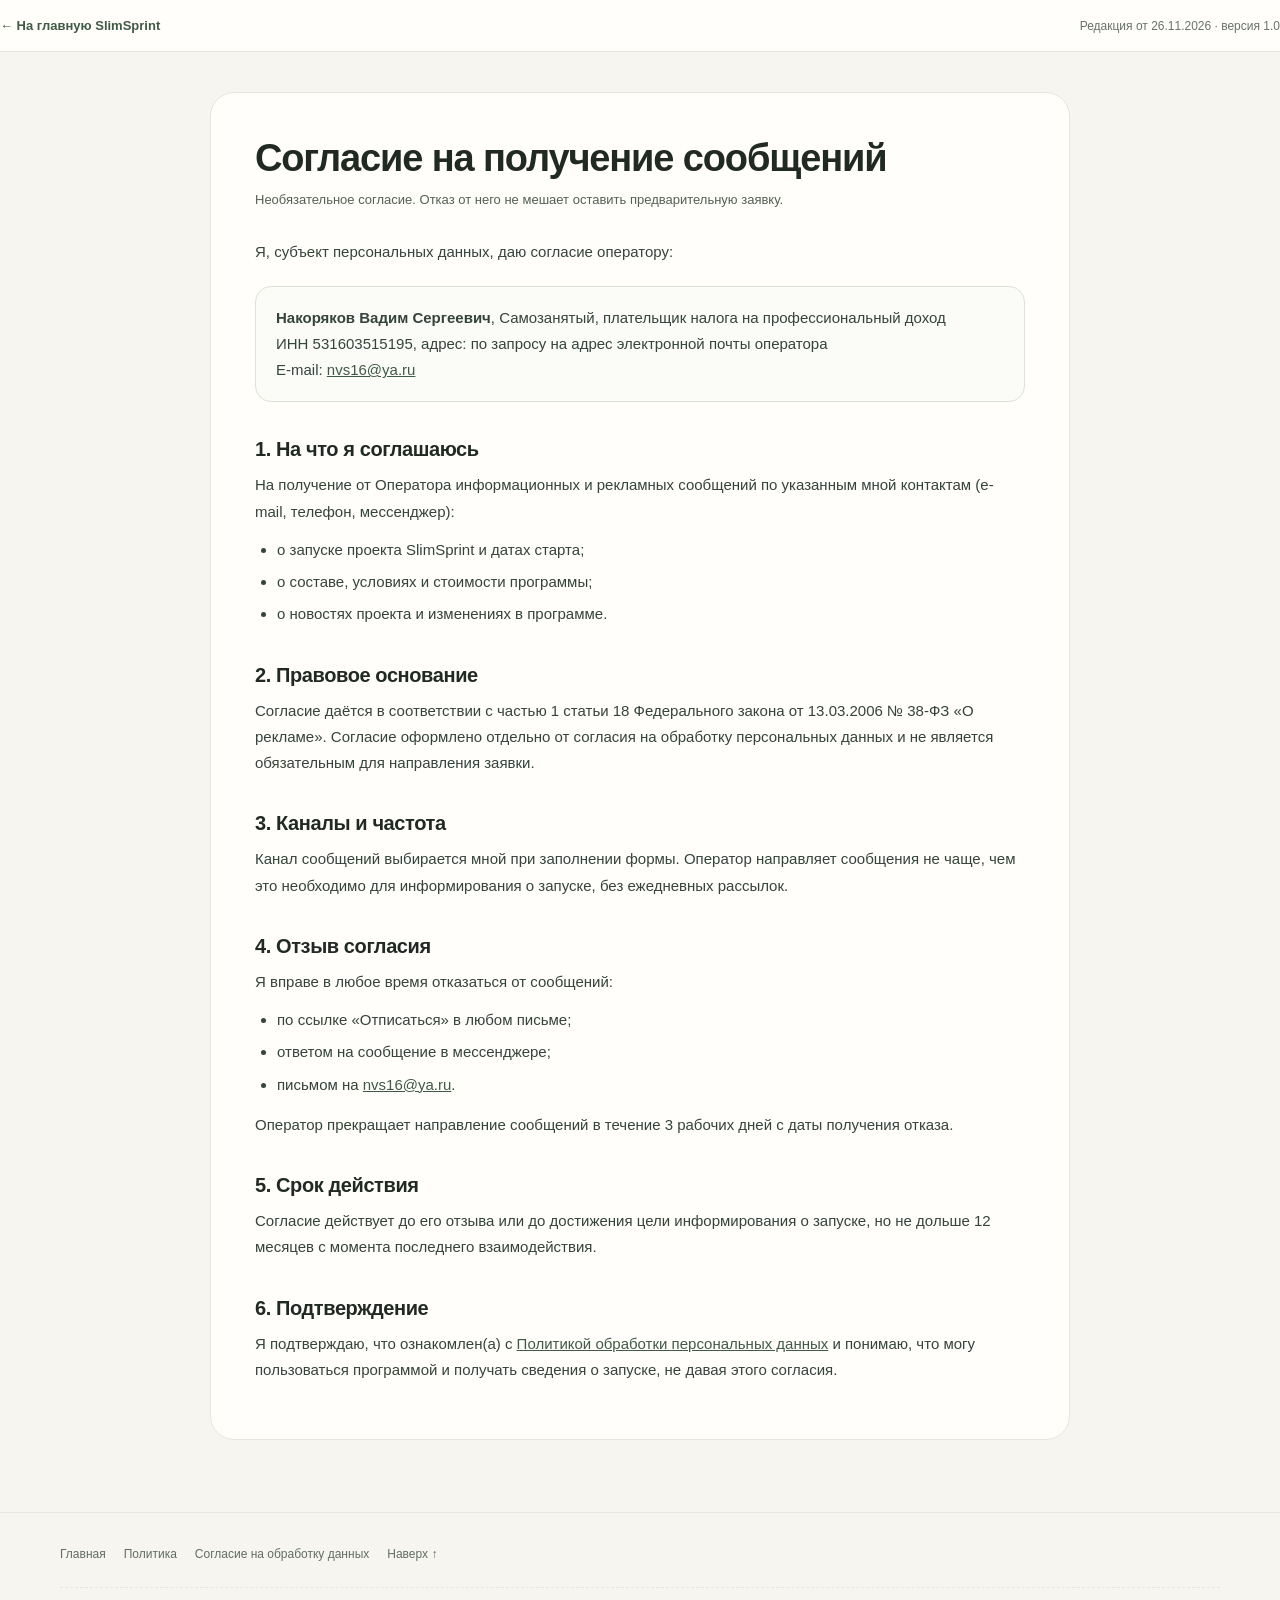
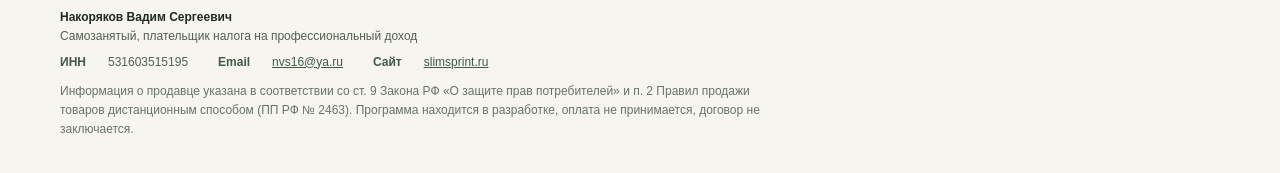
<file: docs/marketing-consent.html>
<!doctype html>
<html lang="ru">
<head>
<meta charset="utf-8">
<meta name="viewport" content="width=device-width,initial-scale=1">
<meta name="theme-color" content="#f6f5ef">
<meta name="robots" content="noindex, nofollow">
<link rel="canonical" href="https://slimsprint.ru/marketing-consent.html">
<title>Согласие на получение сообщений — SlimSprint</title>
<meta name="description" content="Необязательное согласие на получение сообщений о запуске проекта SlimSprint и о ходе программы.">
<link rel="icon" href="assets/favicon.svg" type="image/svg+xml">
<link rel="stylesheet" href="assets/base.css">
<link rel="stylesheet" href="assets/legal.css">
</head>
<body>
<header class="legal-header"><div class="wrap">
<a class="back" href="index.html">← На главную SlimSprint</a>
<span class="meta">Редакция от 26.11.2026 · версия 1.0</span>
</div></header>

<main class="legal-main" id="top">
<h1>Согласие на получение сообщений</h1>
<p class="doc-meta">Необязательное согласие. Отказ от него не мешает оставить предварительную заявку.</p>

<p>Я, субъект персональных данных, даю согласие оператору:</p>

<div class="legal-consent-box">
<p><strong>Накоряков Вадим Сергеевич</strong>, Самозанятый, плательщик налога на профессиональный доход<br>
ИНН 531603515195, адрес: по запросу на адрес электронной почты оператора<br>
E-mail: <a href="mailto:nvs16@ya.ru">nvs16@ya.ru</a></p>
</div>

<h2>1. На что я соглашаюсь</h2>
<p>На получение от Оператора информационных и рекламных сообщений по указанным мной контактам (e-mail, телефон, мессенджер):</p>
<ul>
<li>о запуске проекта SlimSprint и датах старта;</li>
<li>о составе, условиях и стоимости программы;</li>
<li>о новостях проекта и изменениях в программе.</li>
</ul>

<h2>2. Правовое основание</h2>
<p>Согласие даётся в соответствии с частью 1 статьи 18 Федерального закона от 13.03.2006 № 38-ФЗ «О рекламе». Согласие оформлено отдельно от согласия на обработку персональных данных и не является обязательным для направления заявки.</p>

<h2>3. Каналы и частота</h2>
<p>Канал сообщений выбирается мной при заполнении формы. Оператор направляет сообщения не чаще, чем это необходимо для информирования о запуске, без ежедневных рассылок.</p>

<h2>4. Отзыв согласия</h2>
<p>Я вправе в любое время отказаться от сообщений:</p>
<ul>
<li>по ссылке «Отписаться» в любом письме;</li>
<li>ответом на сообщение в мессенджере;</li>
<li>письмом на <a href="mailto:nvs16@ya.ru">nvs16@ya.ru</a>.</li>
</ul>
<p>Оператор прекращает направление сообщений в течение 3 рабочих дней с даты получения отказа.</p>

<h2>5. Срок действия</h2>
<p>Согласие действует до его отзыва или до достижения цели информирования о запуске, но не дольше 12 месяцев с момента последнего взаимодействия.</p>

<h2>6. Подтверждение</h2>
<p>Я подтверждаю, что ознакомлен(а) с <a href="privacy-policy.html">Политикой обработки персональных данных</a> и понимаю, что могу пользоваться программой и получать сведения о запуске, не давая этого согласия.</p>
</main>

<footer class="footer"><div class="wrap">
<div class="footer-links"><a href="index.html">Главная</a><a href="privacy-policy.html">Политика</a><a href="personal-data-consent.html">Согласие на обработку данных</a><a href="#top">Наверх ↑</a></div>
<div class="operator" aria-label="Сведения об операторе">
<p class="operator-name">Накоряков Вадим Сергеевич</p>
<p>Самозанятый, плательщик налога на профессиональный доход</p>
<dl class="operator-details">
<dt>ИНН</dt><dd>531603515195</dd>
<dt>Email</dt><dd><a href="mailto:nvs16@ya.ru">nvs16@ya.ru</a></dd>
<dt>Сайт</dt><dd><a href="https://slimsprint.ru/">slimsprint.ru</a></dd>
</dl>
<p class="operator-note">Информация о продавце указана в соответствии со ст. 9 Закона РФ «О защите прав потребителей» и п. 2 Правил продажи товаров дистанционным способом (ПП РФ № 2463). Программа находится в разработке, оплата не принимается, договор не заключается.</p>
</div>
</div></footer>
</body>
</html>
</file>
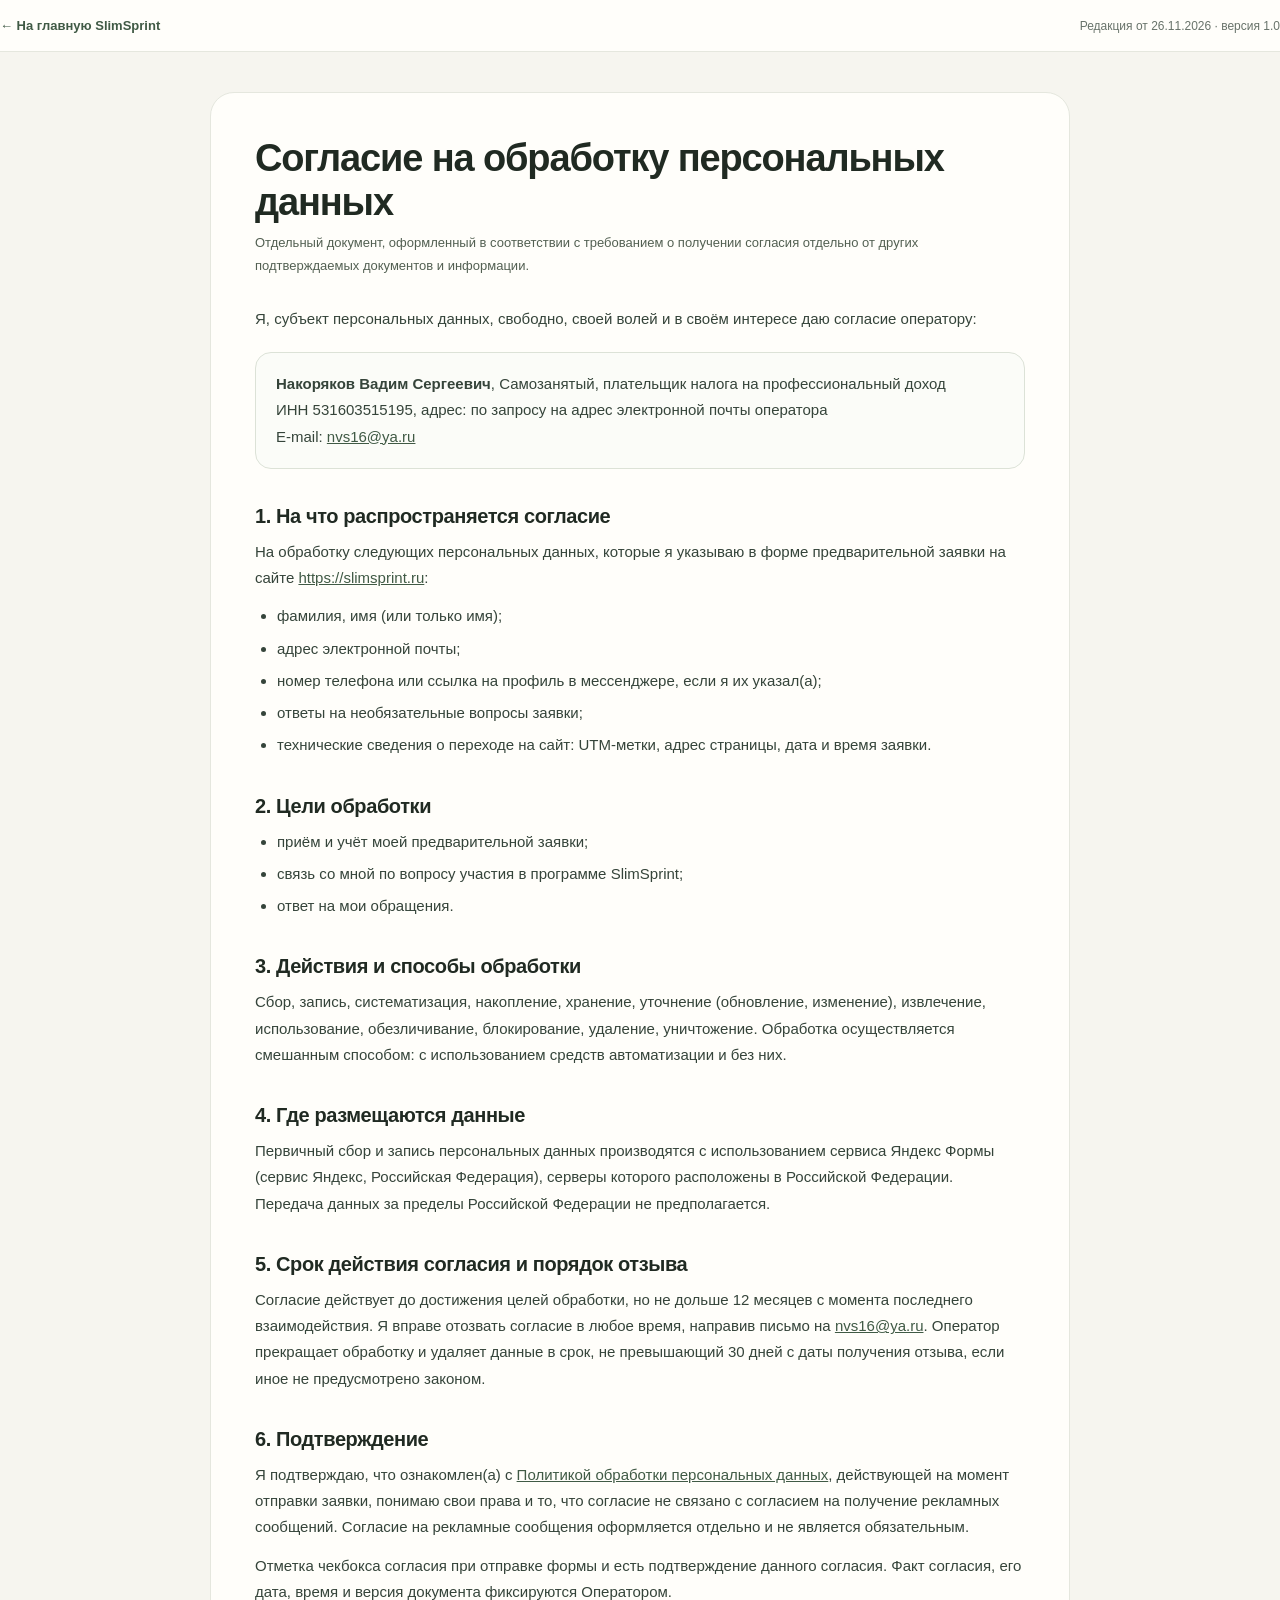
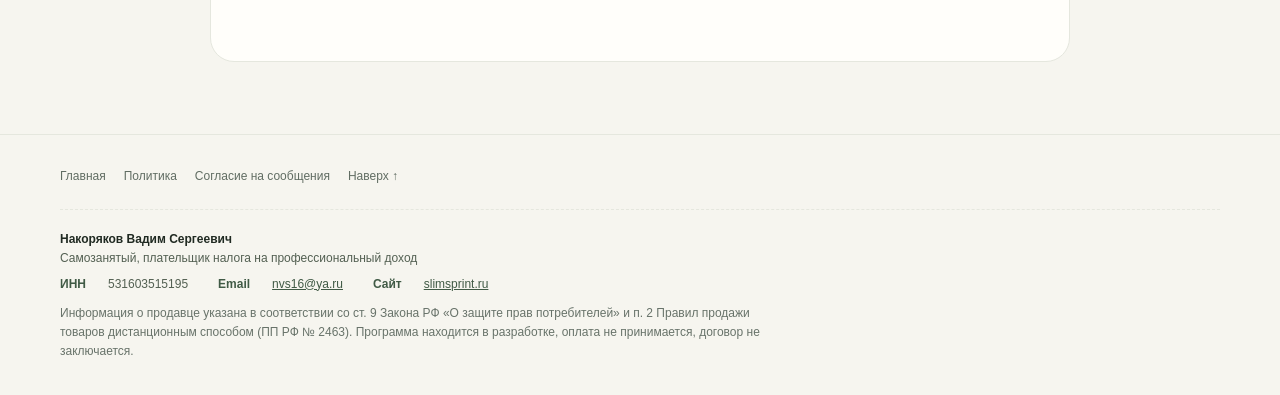
<file: docs/personal-data-consent.html>
<!doctype html>
<html lang="ru">
<head>
<meta charset="utf-8">
<meta name="viewport" content="width=device-width,initial-scale=1">
<meta name="theme-color" content="#f6f5ef">
<meta name="robots" content="noindex, nofollow">
<link rel="canonical" href="https://slimsprint.ru/personal-data-consent.html">
<title>Согласие на обработку персональных данных — SlimSprint</title>
<meta name="description" content="Текст согласия на обработку персональных данных, которое пользователь даёт при отправке предварительной заявки на сайте SlimSprint.">
<link rel="icon" href="assets/favicon.svg" type="image/svg+xml">
<link rel="stylesheet" href="assets/base.css">
<link rel="stylesheet" href="assets/legal.css">
</head>
<body>
<header class="legal-header"><div class="wrap">
<a class="back" href="index.html">← На главную SlimSprint</a>
<span class="meta">Редакция от 26.11.2026 · версия 1.0</span>
</div></header>

<main class="legal-main" id="top">
<h1>Согласие на обработку персональных данных</h1>
<p class="doc-meta">Отдельный документ, оформленный в соответствии с требованием о получении согласия отдельно от других подтверждаемых документов и информации.</p>

<p>Я, субъект персональных данных, свободно, своей волей и в своём интересе даю согласие оператору:</p>

<div class="legal-consent-box">
<p><strong>Накоряков Вадим Сергеевич</strong>, Самозанятый, плательщик налога на профессиональный доход<br>
ИНН 531603515195, адрес: по запросу на адрес электронной почты оператора<br>
E-mail: <a href="mailto:nvs16@ya.ru">nvs16@ya.ru</a></p>
</div>

<h2>1. На что распространяется согласие</h2>
<p>На обработку следующих персональных данных, которые я указываю в форме предварительной заявки на сайте <a href="https://slimsprint.ru/">https://slimsprint.ru</a>:</p>
<ul>
<li>фамилия, имя (или только имя);</li>
<li>адрес электронной почты;</li>
<li>номер телефона или ссылка на профиль в мессенджере, если я их указал(а);</li>
<li>ответы на необязательные вопросы заявки;</li>
<li>технические сведения о переходе на сайт: UTM-метки, адрес страницы, дата и время заявки.</li>
</ul>

<h2>2. Цели обработки</h2>
<ul>
<li>приём и учёт моей предварительной заявки;</li>
<li>связь со мной по вопросу участия в программе SlimSprint;</li>
<li>ответ на мои обращения.</li>
</ul>

<h2>3. Действия и способы обработки</h2>
<p>Сбор, запись, систематизация, накопление, хранение, уточнение (обновление, изменение), извлечение, использование, обезличивание, блокирование, удаление, уничтожение. Обработка осуществляется смешанным способом: с использованием средств автоматизации и без них.</p>

<h2>4. Где размещаются данные</h2>
<p>Первичный сбор и запись персональных данных производятся с использованием сервиса Яндекс Формы (сервис Яндекс, Российская Федерация), серверы которого расположены в Российской Федерации. Передача данных за пределы Российской Федерации не предполагается.</p>

<h2>5. Срок действия согласия и порядок отзыва</h2>
<p>Согласие действует до достижения целей обработки, но не дольше 12 месяцев с момента последнего взаимодействия. Я вправе отозвать согласие в любое время, направив письмо на <a href="mailto:nvs16@ya.ru">nvs16@ya.ru</a>. Оператор прекращает обработку и удаляет данные в срок, не превышающий 30 дней с даты получения отзыва, если иное не предусмотрено законом.</p>

<h2>6. Подтверждение</h2>
<p>Я подтверждаю, что ознакомлен(а) с <a href="privacy-policy.html">Политикой обработки персональных данных</a>, действующей на момент отправки заявки, понимаю свои права и то, что согласие не связано с согласием на получение рекламных сообщений. Согласие на рекламные сообщения оформляется отдельно и не является обязательным.</p>
<p>Отметка чекбокса согласия при отправке формы и есть подтверждение данного согласия. Факт согласия, его дата, время и версия документа фиксируются Оператором.</p>
</main>

<footer class="footer"><div class="wrap">
<div class="footer-links"><a href="index.html">Главная</a><a href="privacy-policy.html">Политика</a><a href="marketing-consent.html">Согласие на сообщения</a><a href="#top">Наверх ↑</a></div>
<div class="operator" aria-label="Сведения об операторе">
<p class="operator-name">Накоряков Вадим Сергеевич</p>
<p>Самозанятый, плательщик налога на профессиональный доход</p>
<dl class="operator-details">
<dt>ИНН</dt><dd>531603515195</dd>
<dt>Email</dt><dd><a href="mailto:nvs16@ya.ru">nvs16@ya.ru</a></dd>
<dt>Сайт</dt><dd><a href="https://slimsprint.ru/">slimsprint.ru</a></dd>
</dl>
<p class="operator-note">Информация о продавце указана в соответствии со ст. 9 Закона РФ «О защите прав потребителей» и п. 2 Правил продажи товаров дистанционным способом (ПП РФ № 2463). Программа находится в разработке, оплата не принимается, договор не заключается.</p>
</div>
</div></footer>
</body>
</html>
</file>
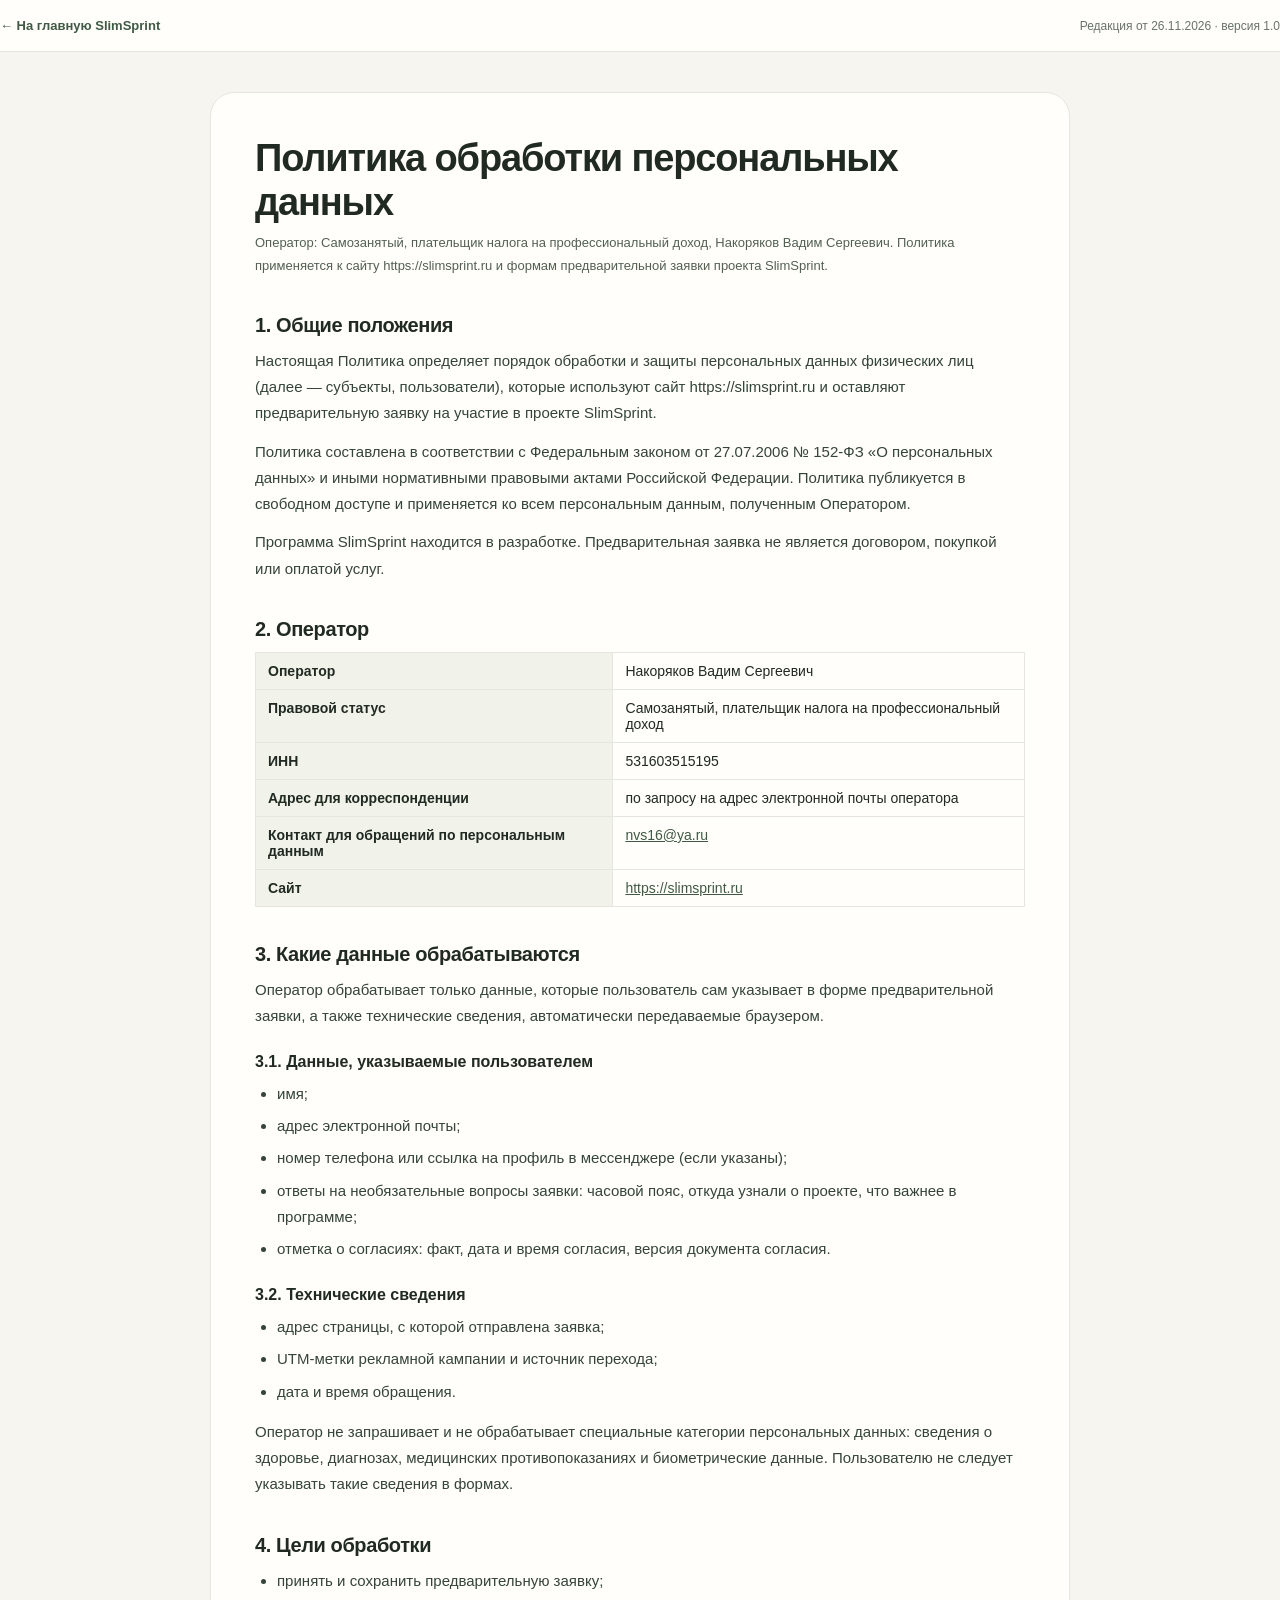
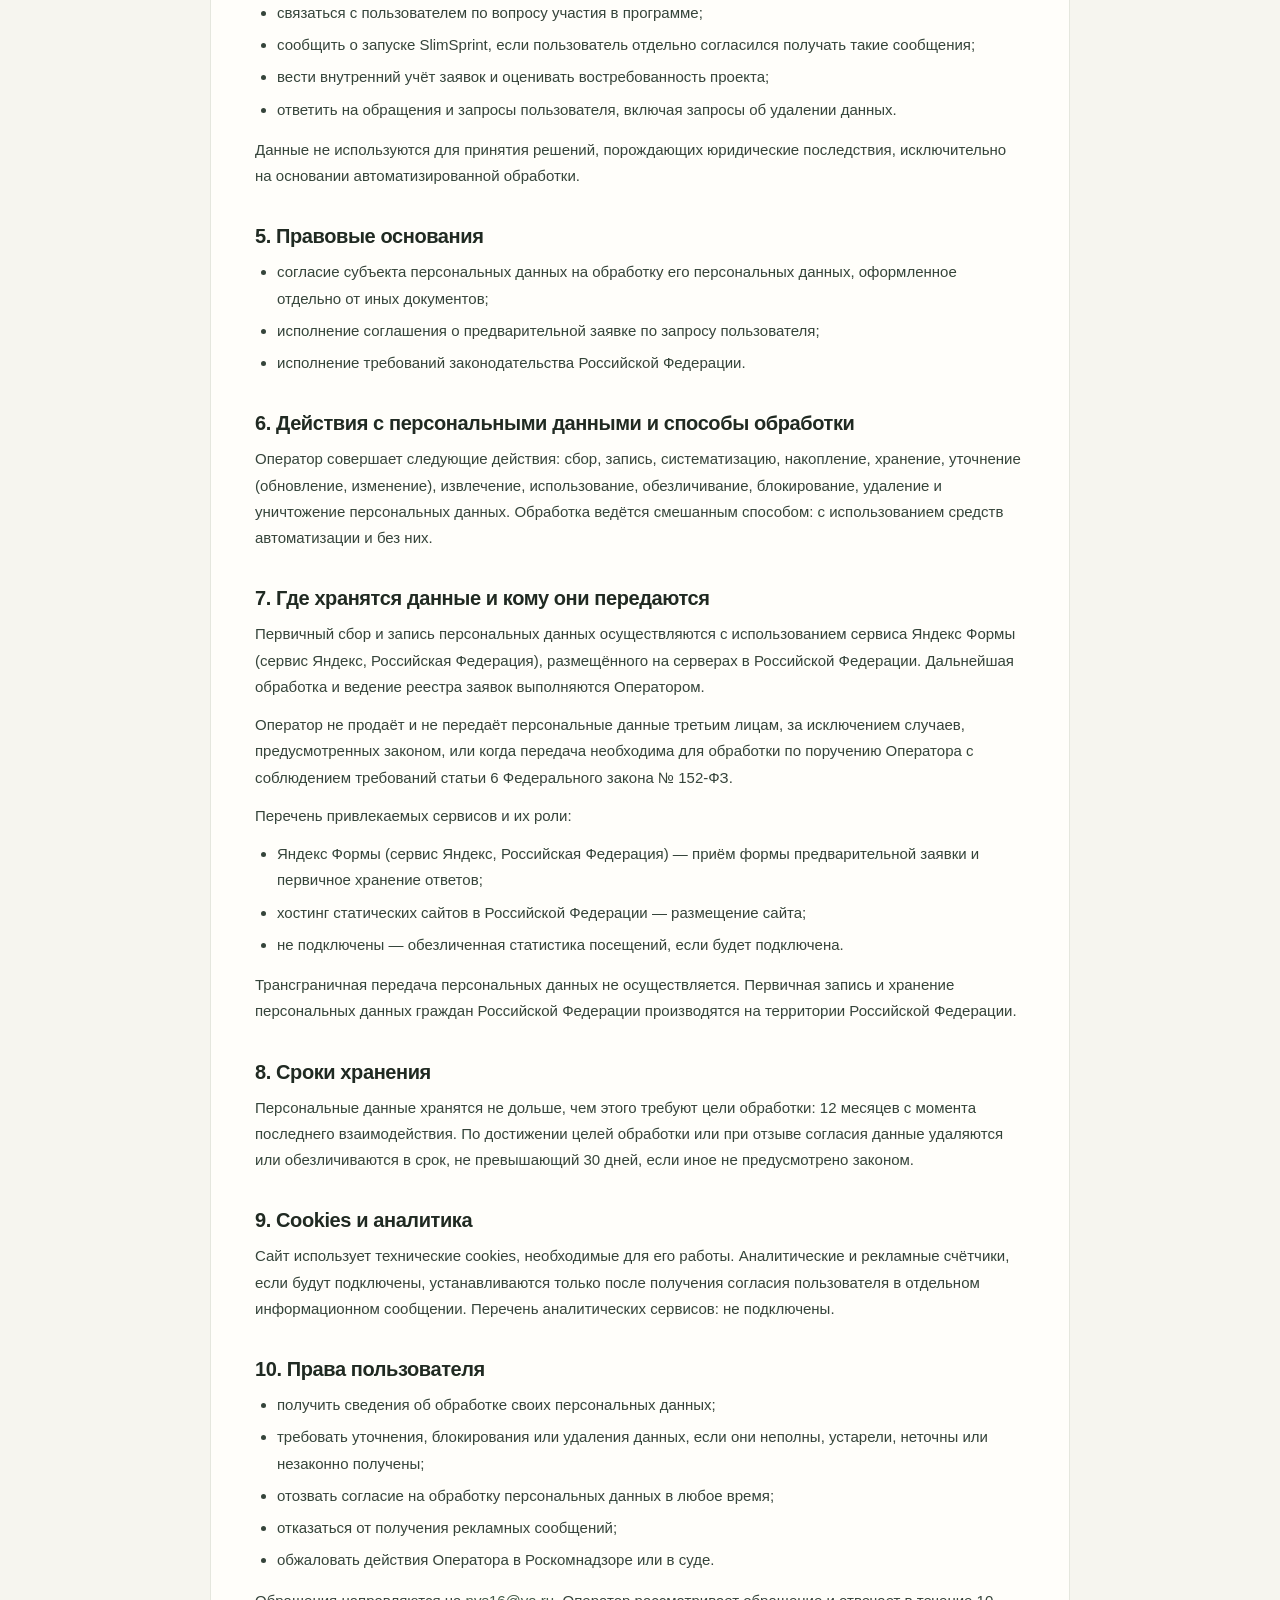
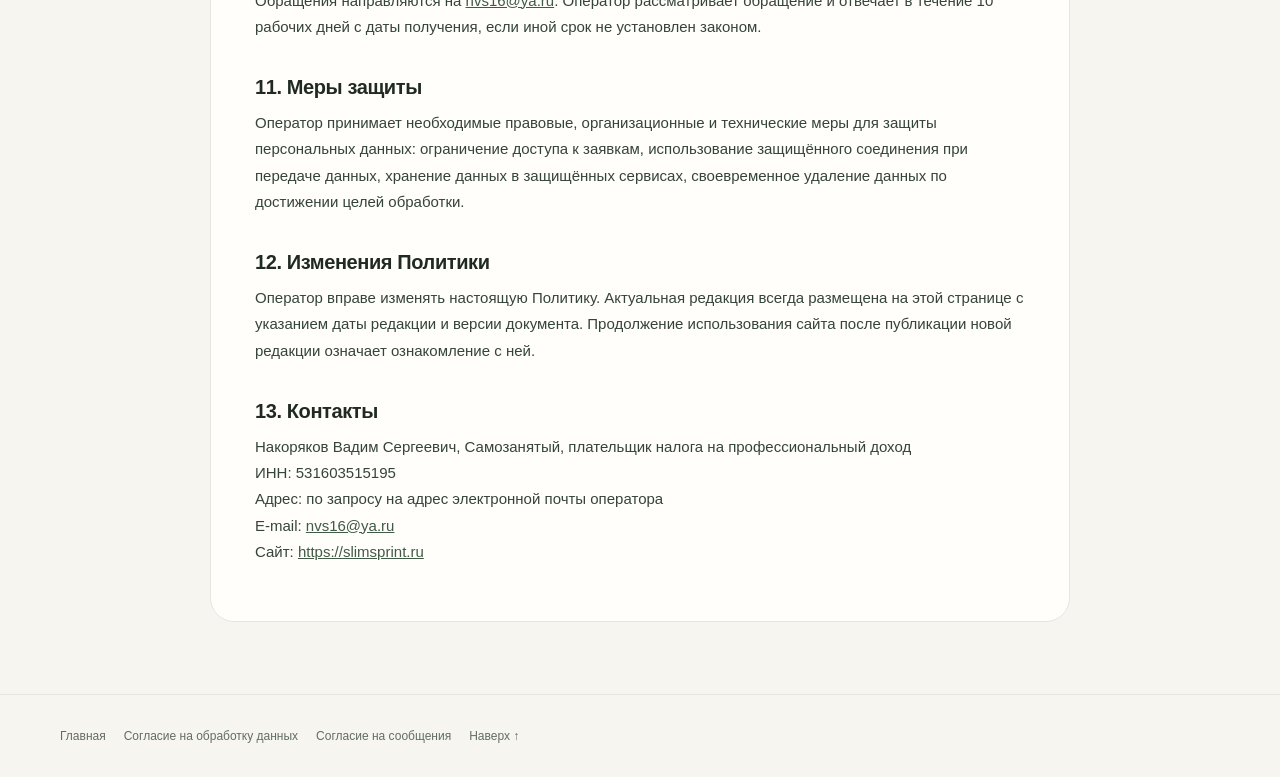
<file: docs/privacy-policy.html>
<!doctype html>
<html lang="ru">
<head>
<meta charset="utf-8">
<meta name="viewport" content="width=device-width,initial-scale=1">
<meta name="theme-color" content="#f6f5ef">
<meta name="robots" content="noindex, nofollow">
<link rel="canonical" href="https://slimsprint.ru/privacy-policy.html">
<title>Политика обработки персональных данных — SlimSprint</title>
<meta name="description" content="Политика обработки персональных данных проекта SlimSprint: какие данные собираются, зачем, как хранятся и как отозвать согласие.">
<link rel="icon" href="assets/favicon.svg" type="image/svg+xml">
<link rel="stylesheet" href="assets/base.css">
<link rel="stylesheet" href="assets/legal.css">
</head>
<body>
<header class="legal-header"><div class="wrap">
<a class="back" href="index.html">← На главную SlimSprint</a>
<span class="meta">Редакция от 26.11.2026 · версия 1.0</span>
</div></header>

<main class="legal-main" id="top">
<h1>Политика обработки персональных данных</h1>
<p class="doc-meta">Оператор: Самозанятый, плательщик налога на профессиональный доход, Накоряков Вадим Сергеевич. Политика применяется к сайту https://slimsprint.ru и формам предварительной заявки проекта SlimSprint.</p>

<h2>1. Общие положения</h2>
<p>Настоящая Политика определяет порядок обработки и защиты персональных данных физических лиц (далее — субъекты, пользователи), которые используют сайт https://slimsprint.ru и оставляют предварительную заявку на участие в проекте SlimSprint.</p>
<p>Политика составлена в соответствии с Федеральным законом от 27.07.2006 № 152-ФЗ «О персональных данных» и иными нормативными правовыми актами Российской Федерации. Политика публикуется в свободном доступе и применяется ко всем персональным данным, полученным Оператором.</p>
<p>Программа SlimSprint находится в разработке. Предварительная заявка не является договором, покупкой или оплатой услуг.</p>

<h2>2. Оператор</h2>
<table>
<tr><th>Оператор</th><td>Накоряков Вадим Сергеевич</td></tr>
<tr><th>Правовой статус</th><td>Самозанятый, плательщик налога на профессиональный доход</td></tr>
<tr><th>ИНН</th><td>531603515195</td></tr>
<tr><th>Адрес для корреспонденции</th><td>по запросу на адрес электронной почты оператора</td></tr>
<tr><th>Контакт для обращений по персональным данным</th><td><a href="mailto:nvs16@ya.ru">nvs16@ya.ru</a></td></tr>
<tr><th>Сайт</th><td><a href="https://slimsprint.ru/">https://slimsprint.ru</a></td></tr>
</table>

<h2>3. Какие данные обрабатываются</h2>
<p>Оператор обрабатывает только данные, которые пользователь сам указывает в форме предварительной заявки, а также технические сведения, автоматически передаваемые браузером.</p>

<h3>3.1. Данные, указываемые пользователем</h3>
<ul>
<li>имя;</li>
<li>адрес электронной почты;</li>
<li>номер телефона или ссылка на профиль в мессенджере (если указаны);</li>
<li>ответы на необязательные вопросы заявки: часовой пояс, откуда узнали о проекте, что важнее в программе;</li>
<li>отметка о согласиях: факт, дата и время согласия, версия документа согласия.</li>
</ul>

<h3>3.2. Технические сведения</h3>
<ul>
<li>адрес страницы, с которой отправлена заявка;</li>
<li>UTM-метки рекламной кампании и источник перехода;</li>
<li>дата и время обращения.</li>
</ul>
<p>Оператор не запрашивает и не обрабатывает специальные категории персональных данных: сведения о здоровье, диагнозах, медицинских противопоказаниях и биометрические данные. Пользователю не следует указывать такие сведения в формах.</p>

<h2>4. Цели обработки</h2>
<ul>
<li>принять и сохранить предварительную заявку;</li>
<li>связаться с пользователем по вопросу участия в программе;</li>
<li>сообщить о запуске SlimSprint, если пользователь отдельно согласился получать такие сообщения;</li>
<li>вести внутренний учёт заявок и оценивать востребованность проекта;</li>
<li>ответить на обращения и запросы пользователя, включая запросы об удалении данных.</li>
</ul>
<p>Данные не используются для принятия решений, порождающих юридические последствия, исключительно на основании автоматизированной обработки.</p>

<h2>5. Правовые основания</h2>
<ul>
<li>согласие субъекта персональных данных на обработку его персональных данных, оформленное отдельно от иных документов;</li>
<li>исполнение соглашения о предварительной заявке по запросу пользователя;</li>
<li>исполнение требований законодательства Российской Федерации.</li>
</ul>

<h2>6. Действия с персональными данными и способы обработки</h2>
<p>Оператор совершает следующие действия: сбор, запись, систематизацию, накопление, хранение, уточнение (обновление, изменение), извлечение, использование, обезличивание, блокирование, удаление и уничтожение персональных данных. Обработка ведётся смешанным способом: с использованием средств автоматизации и без них.</p>

<h2>7. Где хранятся данные и кому они передаются</h2>
<p>Первичный сбор и запись персональных данных осуществляются с использованием сервиса Яндекс Формы (сервис Яндекс, Российская Федерация), размещённого на серверах в Российской Федерации. Дальнейшая обработка и ведение реестра заявок выполняются Оператором.</p>
<p>Оператор не продаёт и не передаёт персональные данные третьим лицам, за исключением случаев, предусмотренных законом, или когда передача необходима для обработки по поручению Оператора с соблюдением требований статьи 6 Федерального закона № 152-ФЗ.</p>
<p>Перечень привлекаемых сервисов и их роли:</p>
<ul>
<li>Яндекс Формы (сервис Яндекс, Российская Федерация) — приём формы предварительной заявки и первичное хранение ответов;</li>
<li>хостинг статических сайтов в Российской Федерации — размещение сайта;</li>
<li>не подключены — обезличенная статистика посещений, если будет подключена.</li>
</ul>
<p>Трансграничная передача персональных данных не осуществляется. Первичная запись и хранение персональных данных граждан Российской Федерации производятся на территории Российской Федерации.</p>

<h2>8. Сроки хранения</h2>
<p>Персональные данные хранятся не дольше, чем этого требуют цели обработки: 12 месяцев с момента последнего взаимодействия. По достижении целей обработки или при отзыве согласия данные удаляются или обезличиваются в срок, не превышающий 30 дней, если иное не предусмотрено законом.</p>

<h2>9. Cookies и аналитика</h2>
<p>Сайт использует технические cookies, необходимые для его работы. Аналитические и рекламные счётчики, если будут подключены, устанавливаются только после получения согласия пользователя в отдельном информационном сообщении. Перечень аналитических сервисов: не подключены.</p>

<h2>10. Права пользователя</h2>
<ul>
<li>получить сведения об обработке своих персональных данных;</li>
<li>требовать уточнения, блокирования или удаления данных, если они неполны, устарели, неточны или незаконно получены;</li>
<li>отозвать согласие на обработку персональных данных в любое время;</li>
<li>отказаться от получения рекламных сообщений;</li>
<li>обжаловать действия Оператора в Роскомнадзоре или в суде.</li>
</ul>
<p>Обращения направляются на <a href="mailto:nvs16@ya.ru">nvs16@ya.ru</a>. Оператор рассматривает обращение и отвечает в течение 10 рабочих дней с даты получения, если иной срок не установлен законом.</p>

<h2>11. Меры защиты</h2>
<p>Оператор принимает необходимые правовые, организационные и технические меры для защиты персональных данных: ограничение доступа к заявкам, использование защищённого соединения при передаче данных, хранение данных в защищённых сервисах, своевременное удаление данных по достижении целей обработки.</p>

<h2>12. Изменения Политики</h2>
<p>Оператор вправе изменять настоящую Политику. Актуальная редакция всегда размещена на этой странице с указанием даты редакции и версии документа. Продолжение использования сайта после публикации новой редакции означает ознакомление с ней.</p>

<h2>13. Контакты</h2>
<p>Накоряков Вадим Сергеевич, Самозанятый, плательщик налога на профессиональный доход<br>
ИНН: 531603515195<br>
Адрес: по запросу на адрес электронной почты оператора<br>
E-mail: <a href="mailto:nvs16@ya.ru">nvs16@ya.ru</a><br>
Сайт: <a href="https://slimsprint.ru/">https://slimsprint.ru</a></p>
</main>

<footer class="footer"><div class="wrap">
<div class="footer-links"><a href="index.html">Главная</a><a href="personal-data-consent.html">Согласие на обработку данных</a><a href="marketing-consent.html">Согласие на сообщения</a><a href="#top">Наверх ↑</a></div>
<!-- Operator details are already stated once in the contacts section above. -->
</div></footer>
</body>
</html>
</file>
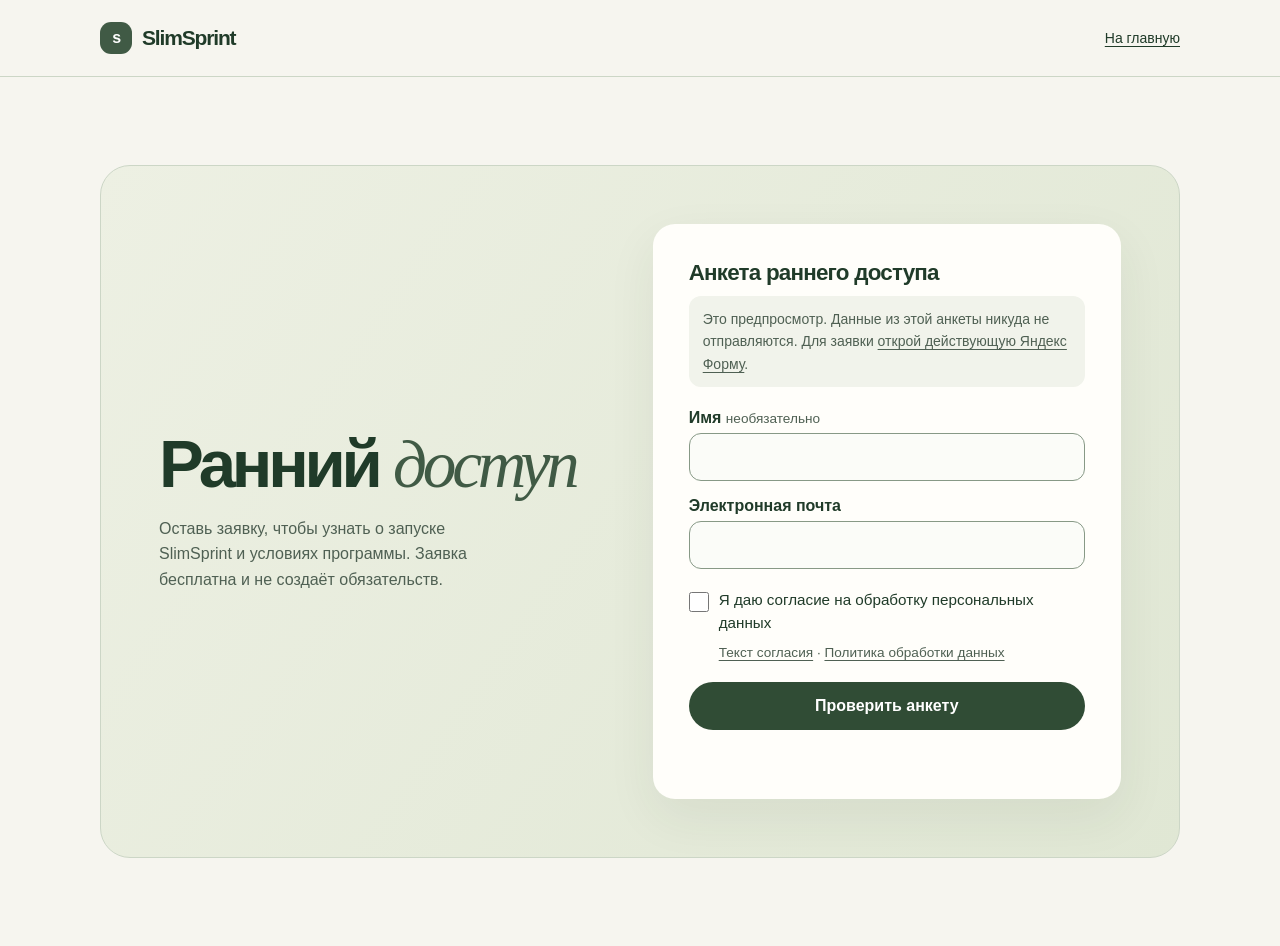
<file: docs/slimsprint-form-preview.html>
<!doctype html>
<html lang="ru">
<head>
  <meta charset="utf-8">
  <meta name="viewport" content="width=device-width, initial-scale=1">
  <meta name="theme-color" content="#f6f5ef">
  <meta name="robots" content="noindex, nofollow">
  <meta http-equiv="Content-Security-Policy" content="form-action 'none'; connect-src 'self'">
  <title>Анкета раннего доступа — SlimSprint</title>
  <style>
    :root {
      --paper: #f6f5ef;
      --white: #fffefa;
      --ink: #203b29;
      --muted: #4f6053;
      --sage: #405a45;
      --line: #ccd6c6;
      --error: #942f29;
      font-family: 'DM Sans', 'Segoe UI', Arial, sans-serif;
      color: var(--ink);
      background: var(--paper);
    }
    * { box-sizing: border-box; }
    body { margin: 0; }
    a { color: inherit; text-underline-offset: .2em; }
    :focus-visible { outline: 3px solid var(--sage); outline-offset: 4px; }
    .wrap { width: min(1080px, calc(100% - 32px)); margin-inline: auto; }
    .header { border-bottom: 1px solid var(--line); }
    .header .wrap {
      min-height: 76px;
      display: flex;
      align-items: center;
      justify-content: space-between;
      gap: 12px;
    }
    .brand {
      display: inline-flex;
      align-items: center;
      gap: 10px;
      font-size: 21px;
      font-weight: 800;
      letter-spacing: -.055em;
      text-decoration: none;
    }
    .brand-mark {
      display: grid;
      place-items: center;
      width: 32px;
      height: 32px;
      border-radius: 11px;
      background: var(--sage);
      color: white;
      font-size: 16px;
    }
    .back { font-size: .875rem; }
    main { padding-block: clamp(24px, 7vw, 88px); }
    .panel {
      display: grid;
      grid-template-columns: minmax(0, 1fr) minmax(0, 1.1fr);
      align-items: center;
      gap: clamp(24px, 6vw, 68px);
      padding: clamp(18px, 5vw, 58px);
      border: 1px solid var(--line);
      border-radius: 30px;
      background: linear-gradient(125deg, #edf0e3, #e0e7d4);
    }
    h1 {
      margin: 0 0 16px;
      font-size: clamp(2.25rem, 5.5vw, 4.2rem);
      line-height: 1.02;
      letter-spacing: -.063em;
    }
    h1 em { font-family: Georgia, serif; font-weight: 400; color: var(--sage); }
    p { line-height: 1.6; }
    .intro { margin: 0; max-width: 36ch; color: var(--muted); }
    .card {
      background: var(--white);
      border-radius: 22px;
      padding: clamp(18px, 3.5vw, 36px);
      box-shadow: 0 18px 50px #25342512;
    }
    .card h2 { margin: 0 0 10px; font-size: 1.4rem; letter-spacing: -.035em; }
    .notice {
      margin: 0 0 22px;
      padding: 12px 14px;
      border-radius: 12px;
      background: #f1f3eb;
      color: var(--muted);
      font-size: .875rem;
    }
    fieldset { border: 0; padding: 0; margin: 0; min-inline-size: 0; }
    .field { margin-bottom: 16px; }
    .field label { display: block; margin-bottom: 6px; font-weight: 700; }
    .optional { font-size: .85rem; font-weight: 400; color: var(--muted); }
    .field input {
      width: 100%;
      min-height: 48px;
      border: 1px solid #879986;
      border-radius: 12px;
      padding: 11px 13px;
      background: #fbfcf8;
      color: var(--ink);
      font: inherit;
    }
    .consent { display: flex; align-items: flex-start; gap: 10px; margin-top: 20px; }
    .consent input { flex: none; width: 20px; height: 20px; margin: 3px 0 0; accent-color: var(--sage); }
    .consent label { font-size: .95rem; line-height: 1.5; cursor: pointer; }
    .legal { margin: 7px 0 18px 30px; font-size: .85rem; color: var(--muted); }
    .error { margin: 5px 0 0; font-size: .875rem; color: var(--error); }
    [aria-invalid="true"] { outline: 2px solid var(--error); outline-offset: 1px; }
    [aria-invalid="true"]:focus-visible { outline-offset: 4px; }
    button {
      width: 100%;
      min-height: 48px;
      border: 0;
      border-radius: 999px;
      padding: 12px 18px;
      background: #304c35;
      color: white;
      font: inherit;
      font-weight: 700;
      cursor: pointer;
    }
    button:hover:enabled { background: var(--ink); }
    button:disabled { opacity: .65; cursor: default; }
    [aria-busy="true"] button { cursor: wait; }
    .status { min-height: 1.6em; margin: 10px 0 0; font-size: .9rem; }
    .status[data-state="error"] { color: var(--error); }
    @media (max-width: 720px) {
      .panel { grid-template-columns: minmax(0, 1fr); border-radius: 22px; }
      .header .wrap { min-height: 62px; }
    }
  </style>
</head>
<body>
  <header class="header">
    <div class="wrap">
      <a class="brand" href="https://slimsprint.ru/" aria-label="SlimSprint — главная"><span class="brand-mark" aria-hidden="true">s</span>SlimSprint</a>
      <a class="back" href="https://slimsprint.ru/">На главную</a>
    </div>
  </header>
  <main class="wrap">
    <section class="panel" aria-labelledby="title">
      <div>
        <h1 id="title">Ранний <em>доступ</em></h1>
        <p class="intro">Оставь заявку, чтобы узнать о запуске SlimSprint и условиях программы. Заявка бесплатна и не создаёт обязательств.</p>
      </div>
      <div class="card">
        <h2 id="form-title">Анкета раннего доступа</h2>
        <p class="notice" id="preview-note">Это предпросмотр. Данные из этой анкеты никуда не отправляются. Для заявки <a href="https://forms.yandex.ru/u/6b08764d974ab268136c6522/">открой действующую Яндекс Форму</a>.</p>
        <noscript><p>Для проверки полей включи JavaScript.</p></noscript>
        <!-- После проверки интеграции укажи путь к серверному обработчику на том же сайте. -->
        <form id="lead-form" method="post" data-endpoint="" aria-labelledby="form-title" novalidate>
          <fieldset id="lead-fields" disabled>
            <div class="field">
              <label for="name">Имя <span class="optional">необязательно</span></label>
              <input id="name" name="name" autocomplete="given-name" maxlength="100">
            </div>
            <div class="field">
              <label for="email">Электронная почта</label>
              <input id="email" name="email" type="email" autocomplete="email" maxlength="254" required aria-describedby="email-error">
              <p class="error" id="email-error" hidden></p>
            </div>
            <div class="consent">
              <input id="consent" name="consent" type="checkbox" required aria-describedby="legal consent-error">
              <label for="consent">Я даю согласие на обработку персональных данных</label>
            </div>
            <p class="error" id="consent-error" hidden></p>
            <p class="legal" id="legal"><a href="https://slimsprint.ru/personal-data-consent.html" target="_blank" rel="noopener">Текст согласия</a> · <a href="https://slimsprint.ru/privacy-policy.html" target="_blank" rel="noopener">Политика обработки данных</a></p>
            <button type="submit" id="submit">Проверить анкету</button>
          </fieldset>
        </form>
        <p class="status" id="status" role="status" aria-atomic="true"></p>
      </div>
    </section>
  </main>
  <script>
    const form = document.querySelector('#lead-form');
    const fields = document.querySelector('#lead-fields');
    const email = form.elements.email;
    const consent = form.elements.consent;
    const submit = document.querySelector('#submit');
    const statusMessage = document.querySelector('#status');
    const endpoint = form.dataset.endpoint.trim();
    const submitLabel = endpoint ? 'Отправить заявку' : 'Проверить анкету';

    function showStatus(message, state = '') {
      statusMessage.textContent = message;
      statusMessage.dataset.state = state;
    }

    function showFieldError(field, message) {
      const error = document.getElementById(field.id + '-error');
      error.textContent = message;
      error.hidden = !message;
      if (message) {
        field.setAttribute('aria-invalid', 'true');
      } else {
        field.removeAttribute('aria-invalid');
      }
    }

    for (const field of [email, consent]) {
      field.addEventListener('input', () => showFieldError(field, ''));
    }
    form.addEventListener('input', () => showStatus(''));

    form.addEventListener('submit', async (event) => {
      event.preventDefault();
      if (fields.disabled) return;

      email.value = email.value.trim();
      const emailError = email.validity.valueMissing ? 'Укажи электронную почту.'
        : email.validity.valid ? '' : 'Проверь адрес электронной почты.';
      const consentError = consent.checked ? '' : 'Подтверди согласие на обработку данных.';
      showFieldError(email, emailError);
      showFieldError(consent, consentError);

      if (emailError || consentError) {
        showStatus('Проверь выделенные поля.', 'error');
        (emailError ? email : consent).focus();
        return;
      }
      if (!endpoint) {
        showStatus('Поля заполнены верно. Заявка не отправлена.');
        return;
      }

      const payload = {
        name: form.elements.name.value.trim(),
        email: email.value,
        consent: consent.checked,
      };
      fields.disabled = true;
      form.setAttribute('aria-busy', 'true');
      submit.textContent = 'Отправляем…';
      showStatus('Отправляем заявку…');

      try {
        const url = new URL(endpoint, window.location.href);
        if (url.origin !== window.location.origin) throw new Error('Unexpected origin');
        const response = await fetch(url, {
          method: 'POST',
          headers: { 'Content-Type': 'application/json' },
          body: JSON.stringify(payload),
          redirect: 'error',
          signal: AbortSignal.timeout(12000),
        });
        if (!response.ok) throw new Error('Request failed');
        const result = await response.json();
        if (result?.accepted !== true) throw new Error('Missing confirmation');

        form.reset();
        showStatus('Заявка принята. Спасибо!');
      } catch {
        showStatus('Не удалось подтвердить отправку. Данные сохранены в полях. Попробуй ещё раз.', 'error');
      } finally {
        fields.disabled = false;
        form.removeAttribute('aria-busy');
        submit.textContent = submitLabel;
      }
    });

    if (endpoint) document.querySelector('#preview-note').hidden = true;
    submit.textContent = submitLabel;
    fields.disabled = false;
  </script>
</body>
</html>
</file>
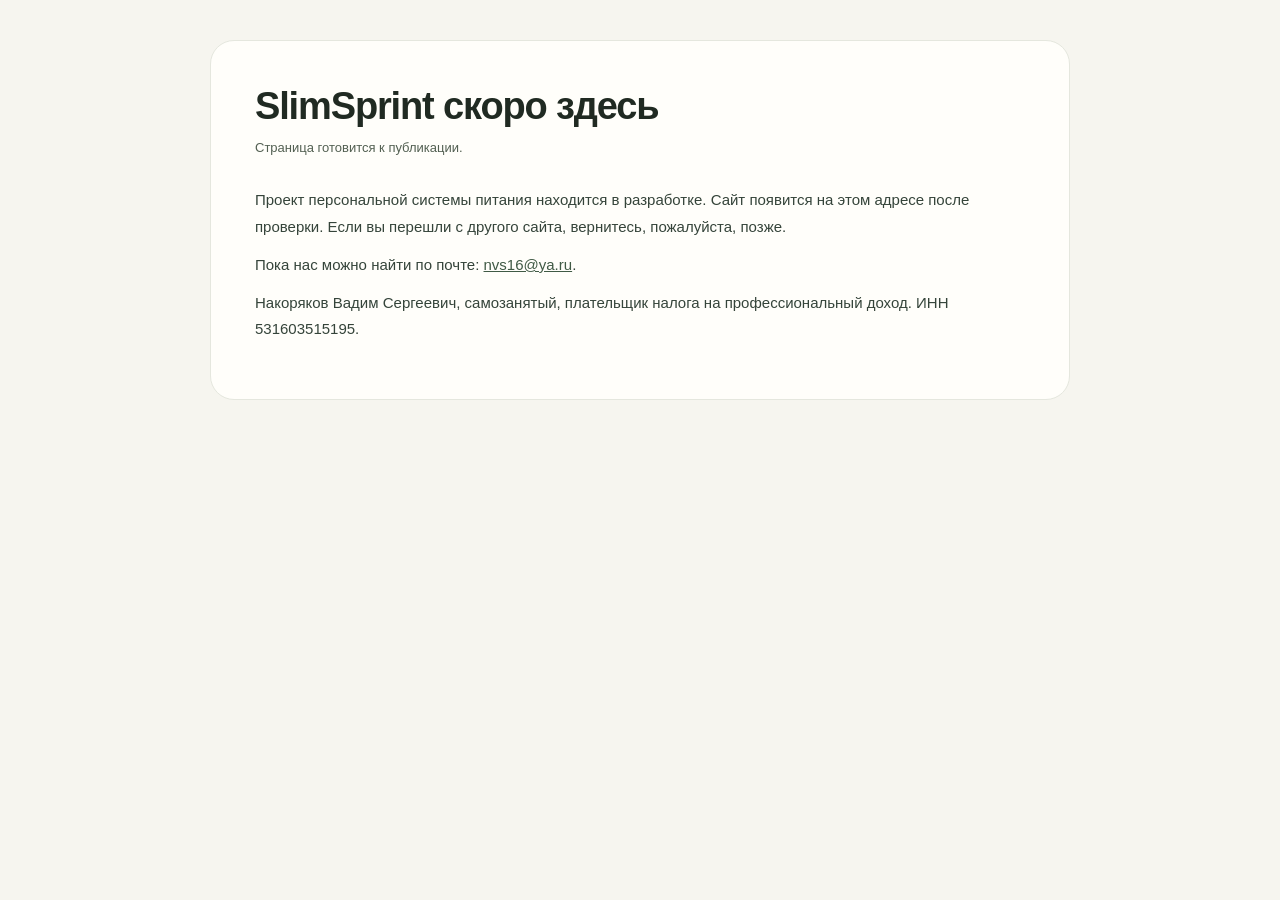
<file: docs/soon.html>
<!doctype html>
<html lang="ru">
<head>
<meta charset="utf-8">
<meta name="viewport" content="width=device-width,initial-scale=1">
<meta name="theme-color" content="#f6f5ef">
<link rel="icon" href="assets/favicon.svg" type="image/svg+xml">
<link rel="stylesheet" href="assets/base.css">
<link rel="stylesheet" href="assets/legal.css">
<title>SlimSprint — скоро здесь</title>
<meta name="robots" content="noindex, nofollow">
</head>
<body>
<main class="legal-main">
<h1>SlimSprint скоро здесь</h1>
<p class="doc-meta">Страница готовится к публикации.</p>
<p>Проект персональной системы питания находится в разработке. Сайт появится на этом адресе после проверки. Если вы перешли с другого сайта, вернитесь, пожалуйста, позже.</p>
<p>Пока нас можно найти по почте: <a href="mailto:nvs16@ya.ru">nvs16@ya.ru</a>.</p>
<p class="operator-note">Накоряков Вадим Сергеевич, самозанятый, плательщик налога на профессиональный доход. ИНН 531603515195.</p>
</main>
</body>
</html>
</file>
<file: docs/assets/base.css>
/* SlimSprint — shared document and navigation styles.
   Local only: no external font or image hosts. */

* { box-sizing: border-box; }

html { scroll-behavior: smooth; }

body {
  margin: 0;
  background: var(--paper, #f6f5ef);
  color: var(--ink, #202a22);
  font-family: var(--sans, "DM Sans", "Segoe UI", Arial, sans-serif);
  -webkit-font-smoothing: antialiased;
  text-rendering: optimizeLegibility;
}

/* Without JavaScript every block stays visible, so the page never renders
   half-empty. The landing adds .js only after its own base rules load. */
html.js .reveal:not(.visible) { opacity: 0; transform: translateY(18px); }
html.js .reveal { transition: opacity .7s, transform .7s; }

a { color: inherit; }

:focus-visible {
  outline: 3px solid #405a45;
  outline-offset: 3px;
  border-radius: 6px;
}

.skip-link {
  position: absolute;
  left: 12px;
  top: -60px;
  z-index: 100;
  padding: 10px 16px;
  border-radius: 10px;
  background: #405a45;
  color: #fff;
  font-size: 14px;
  text-decoration: none;
  transition: top .2s;
}

.skip-link:focus { top: 12px; }

/* Sticky mobile call to action */
.action-bar {
  position: fixed;
  left: 0;
  right: 0;
  bottom: 0;
  z-index: 50;
  display: none;
  gap: 10px;
  align-items: center;
  padding: 10px 14px calc(10px + env(safe-area-inset-bottom));
  background: rgba(255, 254, 250, .96);
  border-top: 1px solid #e5e7de;
  backdrop-filter: blur(8px);
}

.action-bar p {
  margin: 0;
  font-size: 12px;
  line-height: 1.35;
  color: #536052;
}

.action-bar .btn {
  flex: 0 0 auto;
  padding: 12px 16px;
  font-size: 13px;
  white-space: nowrap;
}

@media (max-width: 720px) {
  .action-bar { display: flex; }
  body.has-action-bar { padding-bottom: 74px; }
}

@media print {
  .action-bar,
  .skip-link { display: none !important; }
  body { background: #fff; }
  a { text-decoration: underline; }
}
</file>
<file: docs/assets/premium.css>
/* SlimSprint — premium editorial visual refresh. Keeps existing form and page behavior. */
:root{--ink:#20291f;--muted:#667064;--paper:#f7f5ee;--white:#fffdf8;--sage:#6c8066;--sage-dark:#344b38;--lime:#e1e9d3;--line:#e4e5dc;--sand:#eee7d9;--sans:system-ui,-apple-system,"Segoe UI",Arial,sans-serif;--display:system-ui,-apple-system,"Segoe UI",Arial,sans-serif;--serif:Georgia,"Times New Roman",serif}
body{background:var(--paper);color:var(--ink);font-feature-settings:"kern";text-rendering:optimizeLegibility}
.wrap{width:min(1220px,calc(100% - 64px))}
.header{height:86px;border-bottom-color:#dfe2d8;background:rgba(247,245,238,.88);backdrop-filter:blur(18px)}
.brand{font-size:21px;letter-spacing:-.07em}.brand-mark{border-radius:50%;background:transparent;color:var(--sage-dark);border:1px solid #aab79f;font-family:var(--serif);font-style:italic;font-size:20px}
.nav-links{gap:26px;font-size:12px;letter-spacing:.01em}
.nav-cta,.btn{padding:15px 24px;background:var(--sage-dark);border-color:var(--sage-dark);box-shadow:0 7px 20px #344b3817;letter-spacing:.01em}
.nav-cta:hover,.btn:hover{background:#283c2c;box-shadow:0 12px 24px #344b3824}
.btn-light{background:transparent;box-shadow:none;border-color:#c9d0c3}
.hero{padding:64px 0 78px;background:radial-gradient(ellipse at 82% 35%,#e4e9d9 0,transparent 48%)}
.hero-grid{grid-template-columns:1fr 1fr;gap:48px}.hero-copy{padding:18px 0 22px}
.hero h1{font-size:clamp(50px,6.2vw,82px);line-height:.98;letter-spacing:-.085em;max-width:650px;margin:26px 0}
.hero h1 em{font-family:var(--serif);font-style:italic;color:#71836b;font-weight:400;letter-spacing:-.075em}
.hero-lead{font-size:16px;line-height:1.8;max-width:490px;color:#606b5f}
.hero-visual{height:560px;min-height:0;border-radius:230px 230px 28px 28px;overflow:visible;position:relative}
.hero-img{width:100%;height:100%;object-fit:cover;display:block;border-radius:230px 230px 28px 28px;box-shadow:0 24px 60px #344b3819}
.floating-tag{right:-12px;top:42px;background:#e8edda;border:1px solid #d5dfc7;box-shadow:0 10px 30px #344b3815;width:112px;height:112px;font-size:11px;color:#344b38}
.photo-caption{left:-22px;bottom:18px;border:1px solid #ecece4;box-shadow:0 18px 50px #344b3818;max-width:245px;padding:20px 22px}
.photo-caption strong{font-size:14px;letter-spacing:-.02em}.photo-caption span{font-size:12px}
.eyebrow{font-size:10px;letter-spacing:.17em;color:#72836a}
.section{padding:112px 0}.section h2,.band-copy h2,.rhythm h2,.lead-copy h2{letter-spacing:-.075em}
.section-head{max-width:720px;margin-bottom:52px}.section-intro{font-size:15px;color:#677164;line-height:1.85}
.pillars{gap:18px}.pillar{background:#fffdf8;border:1px solid #e6e7df;border-radius:24px;padding:32px;box-shadow:0 10px 32px #344b3807;transition:transform .25s,box-shadow .25s}
.pillar:hover{transform:translateY(-4px);box-shadow:0 18px 38px #344b3812}.pillar h3{font-size:21px;letter-spacing:-.05em;margin:38px 0 12px}
.pillar p,.step p{font-size:13px;line-height:1.8;color:#667064}
.band{background:#e9eddf}.band-grid{gap:76px}.band-image{height:540px;border-radius:210px 210px 28px 28px;box-shadow:0 24px 60px #344b3813}
.band-copy h2{font-size:clamp(40px,4.5vw,58px)}.band-copy p{font-size:14px;line-height:1.85;color:#606c5e}
.check-list{gap:17px}.check{background:#d6e1ca;color:#344b38}
.menu-section{background:#fffdf8}.menu-grid{gap:22px}
.meal-card{border:1px solid #e7e6dd;border-radius:25px;box-shadow:0 12px 34px #344b3809;transition:transform .25s,box-shadow .25s}
.meal-card:hover{transform:translateY(-4px);box-shadow:0 20px 42px #344b3815}.meal-card img{height:280px;object-fit:cover}
.meal-info{padding:26px 27px 29px}.meal-label{font-size:10px;letter-spacing:.16em}.meal-info h3{font-size:22px;letter-spacing:-.055em;margin:11px 0}
.meal-info p{font-size:13px;line-height:1.75}.menu-foot{color:#657063;line-height:1.75}
.cabinet{gap:28px}.cabinet-figure{border-radius:26px;border-color:#e5e6dd;box-shadow:0 20px 55px #344b380b}
.cabinet-figure img{background:#f2f1e9}.cabinet-figure figcaption{padding:22px 28px 25px;font-size:13px;line-height:1.8;background:#fffdf8}
.cabinet-figure figcaption strong{font-size:16px;letter-spacing:-.03em}
.rhythm{gap:72px}.rhythm-card{background:#e9eddf;border:1px solid #dfe5d6;border-radius:28px;padding:32px 36px}
.rhythm-row{border-bottom-color:#d2dcc9;padding:19px 0;font-size:13px}.rhythm-row span:last-child{font-size:11px;letter-spacing:.02em}
.free-meal{background:linear-gradient(125deg,#344b38,#415b44);border-radius:32px;padding:54px;box-shadow:0 20px 55px #344b3816}
.free-meal h2{letter-spacing:-.075em}.free-meal p{font-size:14px;line-height:1.85}
.steps{gap:34px}.step{border-top-color:#cbd3c5;padding-top:24px}.step h3{font-size:21px;letter-spacing:-.05em}
.faq{background:#eeeee7}.faq-grid{gap:90px}.faq-list details{padding:22px 0;border-bottom-color:#d8ddd2}
.faq-list summary{font-size:16px;letter-spacing:-.025em}.faq-list p{font-size:13px;line-height:1.85}
.lead{padding:112px 0}.lead-panel{background:linear-gradient(135deg,#e8eddf 0%,#e3e9d8 100%);border:1px solid #dfe5d6;border-radius:34px;padding:60px;gap:56px;box-shadow:0 20px 60px #344b380a}
.lead-copy h2{font-size:clamp(40px,4.4vw,58px)}.price-note{background:#fffdf8;border:1px solid #e4e8dc}
.form-card{border:1px solid #ecece4;border-radius:26px;box-shadow:0 20px 60px #344b3812;padding:34px}
.form-card h3{font-size:24px;letter-spacing:-.05em}.form-submit{background:var(--sage-dark);box-shadow:0 8px 22px #344b3819;transition:transform .2s,box-shadow .2s}
.form-submit:hover{transform:translateY(-2px);box-shadow:0 12px 28px #344b3826}.form-submit--link{text-decoration:none;display:flex;align-items:center;justify-content:center;gap:10px;border-radius:999px}
.form-foot{color:#6b7569}.footer{border-top-color:#dfe2d8;padding:38px 0;background:#f5f3ec}.footer small,.footer a{color:#667064}
.action-bar{border-top-color:#e2e5dc;background:rgba(255,253,248,.95)}
@media(max-width:850px){.wrap{width:min(100% - 40px,1220px)}.hero-grid{gap:30px}.hero-visual{height:460px}.band-grid{gap:42px}.band-image{height:420px}.section{padding:82px 0}.lead-panel{padding:36px}.faq-grid{gap:28px}}
@media(max-width:560px){.wrap{width:min(100% - 32px,1220px)}.header{height:72px}.hero{padding:42px 0 56px}.hero-grid{gap:34px}.hero h1{font-size:clamp(45px,13vw,58px);margin:20px 0}.hero-lead{font-size:14px}.hero-visual{height:360px;margin:0 8px}.hero-img{border-radius:180px 180px 22px 22px}.floating-tag{width:84px;height:84px;font-size:9px;right:-10px;top:28px}.photo-caption{left:-8px;bottom:12px;max-width:205px;padding:14px 16px}.photo-caption strong{font-size:12px}.photo-caption span{font-size:10px}.section{padding:68px 0}.section h2{font-size:37px}.pillars{gap:12px}.pillar{padding:24px}.pillar h3{margin:26px 0 9px}.band-image{height:350px;border-radius:160px 160px 22px 22px}.menu-grid{grid-template-columns:1fr}.meal-card img{height:230px}.meal-info{padding:22px}.cabinet-figure figcaption{padding:18px 20px}.rhythm-card{padding:22px}.rhythm-row{gap:12px}.free-meal{padding:30px 24px;border-radius:25px}.lead{padding:68px 0}.lead-panel{padding:24px 18px;border-radius:25px;gap:28px}.form-card{padding:24px 18px}.footer-row{align-items:flex-start;flex-direction:column}.footer-links{flex-wrap:wrap;gap:14px}.action-bar p{font-size:11px}.action-bar .btn{font-size:11px;padding:12px 13px}}
@media(prefers-reduced-motion:reduce){.pillar,.meal-card,.form-submit{transition:none}}
</file>
<file: docs/assets/editorial-refresh.css>
/* SlimSprint premium editorial refresh */
:root{--ink:#1d271f;--muted:#687368;--paper:#f8f5ed;--white:#fffdf8;--green:#304d35;--sage:#788b6d;--pale:#e7ecd9;--line:#e5e0d5;--serif:Georgia,'Times New Roman',serif;--sans:'Manrope','Segoe UI',Arial,sans-serif}
body{background:var(--paper);color:var(--ink);font-family:var(--sans);font-size:15px;letter-spacing:-.012em}
.wrap{width:min(1360px,calc(100% - 64px))}
.header{height:76px;border-bottom:1px solid #e5dfd3;background:rgba(248,245,237,.88);backdrop-filter:blur(16px);position:relative;z-index:10}
.brand{font:800 22px var(--sans);letter-spacing:-.075em;gap:11px}.brand-mark{width:34px;height:34px;border-radius:50%;background:transparent;color:var(--green);border:1px solid #a9b79c;font:italic 700 20px var(--serif)}
.nav-links{gap:27px;font-size:12px;color:#4d594f}.nav-cta,.btn{background:var(--green);border-color:var(--green);border-radius:999px;padding:15px 24px;font-size:13px;box-shadow:0 8px 18px #304d351b;transition:transform .2s,background .2s,box-shadow .2s}
.nav-cta:hover,.btn:hover{background:#243d29;box-shadow:0 12px 24px #304d3528;transform:translateY(-2px)}
.btn-light{background:rgba(255,253,248,.35);color:var(--ink);border-color:#c9d1c1;box-shadow:none}
.hero{padding:48px 0 24px;overflow:visible;background:radial-gradient(ellipse at 78% 45%,#e7ebd9 0,transparent 46%)}
.hero-grid{grid-template-columns:.9fr 1.1fr;gap:42px;align-items:center}
.hero-copy{padding:18px 0 28px}.eyebrow{font-size:10px;letter-spacing:.16em;color:#697e60;font-weight:700}
.hero h1{font:700 clamp(48px,5.6vw,78px)/.99 var(--sans);letter-spacing:-.085em;max-width:680px;margin:26px 0 23px}
.hero h1 em{font:italic 400 1.02em/.95 var(--serif);color:#7b8d70;letter-spacing:-.075em}
.hero-lead{font-size:16px;line-height:1.75;color:#5e6a60;max-width:500px;margin-bottom:28px}
.hero-actions{gap:12px}.micro-note{font-size:11px;color:#7e897d;margin-top:17px}
.hero-visual{position:relative;min-height:500px;height:clamp(440px,43vw,600px);border-radius:240px 240px 28px 28px;overflow:visible;background:#e4e9db}
.hero-img{position:absolute;inset:0;width:100%;height:100%;object-fit:cover;display:block;border-radius:240px 240px 28px 28px;box-shadow:0 24px 55px #3b4a341b}
.floating-tag{width:108px;height:108px;right:-5px;top:42px;background:#eff1df;border:1px solid #dce3ce;color:#344c37;font-size:12px;border-radius:50%;box-shadow:0 10px 28px #344b3812}
.photo-caption{left:-18px;bottom:18px;background:var(--white);border:1px solid #eee9df;border-radius:20px;padding:20px 22px;box-shadow:0 18px 45px #344b3817;max-width:245px}
.photo-caption strong{font-size:14px;letter-spacing:-.03em}.photo-caption span{font-size:11px;line-height:1.65;color:#687368}
.feature-strip{position:relative;z-index:2;margin:0 auto 20px;width:min(1360px,calc(100% - 64px));display:grid;grid-template-columns:repeat(5,1fr);background:rgba(255,253,248,.87);border:1px solid #fff;border-radius:26px;padding:22px 12px;box-shadow:0 16px 40px #453d2e0a;backdrop-filter:blur(12px)}
.feature-item{display:flex;align-items:center;justify-content:center;flex-direction:column;text-align:center;padding:4px 12px;min-height:78px;border-right:1px solid #ddd7ca;gap:7px}.feature-item:last-child{border:0}
.feature-icon{width:30px;height:30px;color:var(--green);display:grid;place-items:center}.feature-icon svg{width:29px;height:29px;stroke:currentColor;fill:none;stroke-width:1.7;stroke-linecap:round;stroke-linejoin:round}
.feature-item strong{font-size:14px;letter-spacing:-.035em}.feature-item span{font-size:11px;color:#677266}
.section{padding:88px 0}.section-head{max-width:760px;margin-bottom:40px}.section h2{font:700 clamp(36px,4.2vw,58px)/1.03 var(--sans);letter-spacing:-.075em}
.section-intro{font-size:15px;line-height:1.8;color:var(--muted)}
.pillars{gap:16px}.pillar{background:#fffdf8;border:1px solid #e9e4da;border-radius:24px;padding:30px;box-shadow:0 12px 30px #3c44350a;min-height:220px}
.pillar h3{font-size:21px;letter-spacing:-.055em;margin:30px 0 10px}.pillar p{font-size:13px;line-height:1.8;color:var(--muted)}
.band{background:#e9eddf}.band-grid{gap:64px}.band-image{height:500px;border-radius:210px 210px 26px 26px;box-shadow:0 22px 55px #304d3515}.band-copy h2{font-size:clamp(38px,4.2vw,56px)}.band-copy p{font-size:14px;line-height:1.85;color:#5f6c60}
.check-list{gap:14px}.check{background:#d5e2ca;color:var(--green)}
.menu-section{background:transparent;padding-top:76px;padding-bottom:88px}
.menu-showcase{display:grid;grid-template-columns:230px repeat(3,minmax(0,1fr));gap:16px;align-items:stretch}
.menu-intro{padding:10px 6px 18px 0}.menu-intro h2{font-size:clamp(34px,3.7vw,48px);margin:14px 0 16px}.menu-intro p{font-size:14px;line-height:1.75;color:var(--muted)}
.menu-checks{list-style:none;padding:0;margin:22px 0 24px;display:grid;gap:12px}.menu-checks li{display:flex;gap:9px;align-items:flex-start;font-size:12px;line-height:1.5}.menu-checks i{font-style:normal;flex:0 0 16px;width:16px;height:16px;border-radius:50%;background:var(--green);color:#fff;display:grid;place-items:center;font-size:10px}
.menu-card{overflow:hidden;border:1px solid #e8e1d5;border-radius:20px;background:var(--white);box-shadow:0 14px 34px #453b2a0d;display:flex;flex-direction:column;min-width:0;transition:transform .22s,box-shadow .22s}
.menu-card:hover{transform:translateY(-4px);box-shadow:0 20px 42px #453b2a17}.menu-card-photo{height:210px;position:relative;overflow:hidden;background:#e9e2d5}.menu-card-photo img{width:100%;height:100%;object-fit:cover;display:block;transition:transform .45s}.menu-card:hover .menu-card-photo img{transform:scale(1.04)}
.meal-pill{position:absolute;right:12px;top:12px;border-radius:999px;padding:7px 12px;background:#fffdf8f2;font-size:10px;font-weight:700}
.menu-card-info{padding:18px 19px 20px;display:flex;flex-direction:column;flex:1}.menu-card-info h3{font-size:18px;line-height:1.2;letter-spacing:-.05em;margin:0 0 9px}.menu-card-info p{font-size:12px;line-height:1.65;color:var(--muted);margin:0 0 15px}
.meal-meta{display:flex;gap:15px;align-items:center;margin-top:auto;font-size:10px;color:#536052}.meal-meta span{display:flex;align-items:center;gap:5px}.meal-meta svg{width:14px;height:14px;stroke:currentColor;fill:none;stroke-width:1.5}
.menu-foot{font-size:11px;line-height:1.65;color:#7b857b;margin-top:20px}
.shopping-section{background:linear-gradient(110deg,#eee7d8 0%,#f5efe3 65%,#e8e9d8 100%);padding:72px 0;overflow:hidden}
.shopping-layout{display:grid;grid-template-columns:230px 1fr;gap:32px;align-items:center}
.shopping-copy h2{font-size:clamp(34px,3.8vw,48px);margin:14px 0}.shopping-copy p{font-size:14px;line-height:1.75;color:#606c60}
.shopping-board{background:#fffdf8e8;border:1px solid #fff;border-radius:24px;padding:26px;box-shadow:0 20px 50px #5c4d3510;display:grid;grid-template-columns:repeat(4,1fr);gap:0;position:relative;z-index:1}
.shop-category{padding:0 18px;border-right:1px solid #e8e1d5}.shop-category:first-child{padding-left:0}.shop-category:last-child{border:0;padding-right:0}
.shop-title{display:flex;gap:8px;align-items:center;font-size:12px;font-weight:800;margin-bottom:16px;letter-spacing:-.03em}.shop-title b{font-size:17px}
.shop-items{list-style:none;padding:0;margin:0;display:grid;gap:10px}.shop-items li{font-size:10px;line-height:1.4;color:#536052;display:flex;gap:8px;align-items:flex-start}.shop-items li:before{content:"";width:11px;height:11px;border:1px solid #cfc9bc;border-radius:3px;flex:0 0 11px;margin-top:1px}
.shopping-note{font-size:10px;color:#7c867b;margin-top:15px}
.rhythm{gap:60px}.rhythm-card{background:#e8eddf;border:1px solid #dfe5d6;border-radius:26px;padding:28px}.rhythm-row{padding:16px 0;font-size:13px;border-color:#d2dcc9}
.free-meal{background:linear-gradient(125deg,#304d35,#415d44);border-radius:30px;padding:48px;box-shadow:0 20px 50px #304d3517}.free-meal h2{font-size:clamp(34px,4vw,48px)}.free-meal p{font-size:14px;line-height:1.85}.free-meal .btn{background:#fffdf8;color:var(--green);border-color:#fffdf8}
.steps{gap:24px}.step{border-color:#cdd6c7;padding-top:22px}.step h3{font-size:20px;letter-spacing:-.05em}.step p{font-size:13px;line-height:1.8;color:var(--muted)}
.faq{background:#eeeee7}.faq-grid{gap:70px}.faq-list details{border-color:#d9ddd3;padding:20px 0}.faq-list summary{font-size:15px}.faq-list p{font-size:13px;line-height:1.8}
.lead{padding:88px 0}.lead-panel{background:linear-gradient(135deg,#e7ecdf,#e1e8d6);border:1px solid #dfe5d6;border-radius:32px;padding:52px;gap:48px;box-shadow:0 18px 50px #304d350b}
.lead-copy h2{font-size:clamp(38px,4.3vw,56px)}.price-note{background:#fffdf8;border:1px solid #e4e8dc}.form-card{background:#fffdf8;border:1px solid #eee9df;border-radius:24px;padding:30px;box-shadow:0 18px 48px #304d3512}
.form-card h3{font-size:23px;letter-spacing:-.05em}.form-submit{background:var(--green);border-radius:999px;box-shadow:0 8px 22px #304d351a}.form-submit--link{text-decoration:none;display:flex;align-items:center;justify-content:center;gap:10px}
.footer{border-color:#e1dfd5;background:#f6f3eb;padding:34px 0}.footer small,.footer a{color:#687368}.action-bar{background:#fffdf8ed;border-color:#e4e1d7}
@media(max-width:1050px){.menu-showcase{grid-template-columns:210px repeat(3,minmax(0,1fr));gap:12px}.menu-card-photo{height:170px}.menu-card-info{padding:15px}.shopping-layout{grid-template-columns:200px 1fr}.shopping-board{padding:20px 16px}.shop-category{padding:0 12px}}
@media(max-width:850px){.wrap{width:min(100% - 40px,1360px)}.hero-grid{grid-template-columns:1fr 1fr;gap:24px}.hero h1{font-size:clamp(43px,6vw,60px)}.hero-visual{height:440px;min-height:0}.feature-strip{width:calc(100% - 40px);grid-template-columns:repeat(5,1fr);padding:16px 6px}.feature-item{padding:3px 7px}.feature-item strong{font-size:11px}.feature-item span{font-size:9px}.menu-showcase{grid-template-columns:repeat(3,minmax(0,1fr))}.menu-intro{grid-column:1/-1;max-width:600px}.menu-card-photo{height:190px}.shopping-layout{grid-template-columns:1fr;gap:24px}.shopping-copy{max-width:560px}.shopping-board{padding:24px}.band-grid{gap:42px}.band-image{height:400px}.section{padding:72px 0}.lead-panel{padding:32px}.faq-grid{gap:30px}}
@media(max-width:600px){.wrap{width:calc(100% - 32px)}.header{height:68px}.brand{font-size:18px}.brand-mark{width:30px;height:30px}.nav-links{display:none}.nav-cta{padding:11px 14px;font-size:10px}.hero{padding:32px 0 22px}.hero-grid{grid-template-columns:1fr;gap:26px}.hero-copy{padding:6px 0 0}.hero h1{font-size:clamp(42px,12.5vw,58px);margin:19px 0}.hero-lead{font-size:14px;line-height:1.75}.hero-visual{height:360px;min-height:0;margin:0 8px}.hero-img{border-radius:180px 180px 22px 22px}.floating-tag{width:82px;height:82px;right:-7px;top:24px;font-size:10px}.photo-caption{left:-7px;bottom:10px;padding:13px 15px;max-width:190px}.photo-caption strong{font-size:12px}.photo-caption span{font-size:10px}.feature-strip{width:calc(100% - 32px);grid-template-columns:repeat(5,minmax(0,1fr));border-radius:18px;padding:12px 2px;margin-bottom:8px}.feature-item{min-height:72px;padding:2px 3px;gap:5px}.feature-icon svg{width:23px;height:23px}.feature-item strong{font-size:9px;line-height:1.2}.feature-item span{font-size:8px;line-height:1.2}.section{padding:60px 0}.section h2{font-size:37px}.menu-section{padding:58px 0}.menu-showcase{grid-template-columns:1fr;gap:14px}.menu-intro{grid-column:auto}.menu-intro h2{font-size:38px}.menu-card{display:grid;grid-template-columns:42% 1fr;min-height:150px}.menu-card-photo{height:100%;min-height:150px}.menu-card-info{padding:15px}.menu-card-info h3{font-size:16px}.menu-card-info p{font-size:11px}.meal-pill{top:8px;right:8px;padding:5px 8px;font-size:9px}.meal-meta{gap:9px;font-size:9px}.shopping-section{padding:54px 0}.shopping-board{grid-template-columns:repeat(2,1fr);gap:18px;padding:20px}.shop-category{padding:0 12px 0 0;border-right:0}.shop-category:nth-child(2n){padding:0 0 0 12px;border-left:1px solid #e8e1d5}.shop-category:nth-child(n+3){padding-top:16px;border-top:1px solid #e8e1d5}.shop-title{font-size:11px;margin-bottom:11px}.shop-items{gap:8px}.shop-items li{font-size:9px}.band-image{height:330px;border-radius:160px 160px 22px 22px}.band-grid{gap:30px}.pillars{gap:12px}.pillar{padding:23px}.pillar h3{margin:24px 0 9px}.rhythm{grid-template-columns:1fr;gap:30px}.rhythm-card{padding:21px}.rhythm-row{font-size:11px;gap:12px}.free-meal{padding:29px 23px;border-radius:24px}.steps{grid-template-columns:1fr;gap:22px}.step{padding-top:17px}.lead{padding:60px 0}.lead-panel{padding:22px 16px;border-radius:25px;gap:27px}.form-card{padding:23px 17px}.faq-grid{grid-template-columns:1fr}.footer-row{align-items:flex-start;flex-direction:column}.footer-links{flex-wrap:wrap;gap:12px}.action-bar p{font-size:10px}.action-bar .btn{font-size:10px;padding:11px 12px}}
@media(prefers-reduced-motion:reduce){*,*:before,*:after{scroll-behavior:auto!important;transition:none!important}}
</file>
<file: docs/assets/reference-match.css>
/* SlimSprint — close visual match to the approved editorial reference */
@import url('https://fonts.googleapis.com/css2?family=Manrope:wght@400;500;600;700;800&display=swap');
:root{--ref-ink:#1e241e;--ref-green:#304c35;--ref-sage:#71866b;--ref-paper:#f8f5ed;--ref-cream:#fffaf2;--ref-line:#e6ddcf}
html{scroll-behavior:smooth}
body{font-family:'Manrope',Arial,sans-serif!important;background:var(--ref-paper)!important;color:var(--ref-ink)!important;font-size:14px;letter-spacing:-.02em}
.wrap{width:min(1450px,calc(100% - 7.2vw))!important;margin-inline:auto}
.header{height:78px!important;position:relative!important;background:rgba(250,247,240,.92)!important;border-bottom:1px solid #e4ded3!important;backdrop-filter:blur(14px)}
.header .wrap{max-width:1390px}
.brand{font-size:21px!important;font-weight:800!important;letter-spacing:-.07em!important;gap:10px!important}
.brand-mark{width:32px!important;height:32px!important;border-radius:50%!important;background:transparent!important;color:var(--ref-green)!important;border:1px solid #a8b69d!important;font:italic 700 19px Georgia,serif!important}
.nav-links{gap:28px!important;font-size:12px!important;color:#5b655c!important}
.nav-cta,.btn{background:var(--ref-green)!important;border-color:var(--ref-green)!important;border-radius:999px!important;padding:15px 25px!important;font-size:12px!important;font-weight:800!important;box-shadow:0 8px 18px #304c3519!important;transition:transform .2s,box-shadow .2s!important}
.nav-cta:hover,.btn:hover{background:#263f2b!important;transform:translateY(-2px)!important;box-shadow:0 12px 24px #304c3528!important}
.btn-light{background:transparent!important;color:var(--ref-ink)!important;border:1px solid #cbd2c5!important;box-shadow:none!important}
.eyebrow{font-size:10px!important;letter-spacing:.17em!important;color:#71866b!important}
.eyebrow:before{width:22px!important}
.hero{padding:42px 0 12px!important;overflow:visible!important;background:radial-gradient(ellipse at 77% 42%,#e5e9d9 0,transparent 49%)!important}
.hero-grid{grid-template-columns:1.02fr .98fr!important;gap:42px!important;align-items:center!important}
.hero-copy{padding:20px 0 26px!important}
.hero h1{font-size:clamp(52px,5.5vw,82px)!important;line-height:.99!important;letter-spacing:-.085em!important;font-weight:800!important;max-width:680px!important;margin:27px 0 23px!important}
.hero h1 em{font-family:Georgia,'Times New Roman',serif!important;font-style:italic!important;font-weight:400!important;color:#778b70!important;letter-spacing:-.07em!important}
.hero-lead{font-size:15px!important;line-height:1.8!important;color:#5f6b60!important;max-width:490px!important;margin-bottom:28px!important}
.hero-actions{gap:12px!important}
.micro-note{font-size:10px!important;color:#687568!important;margin-top:18px!important}
.hero-visual{height:clamp(430px,42vw,590px)!important;min-height:0!important;position:relative!important;border-radius:230px 230px 28px 28px!important;overflow:visible!important;background:#dfe6d5!important}
.hero-img{position:absolute!important;inset:0!important;width:100%!important;height:100%!important;object-fit:cover!important;display:block!important;border-radius:230px 230px 28px 28px!important;box-shadow:0 24px 55px #354b351c!important}
.floating-tag{width:108px!important;height:108px!important;right:-8px!important;top:42px!important;background:#edf0df!important;border:1px solid #dbe3cf!important;color:#314a35!important;font-size:11px!important;line-height:1.25!important;box-shadow:0 10px 28px #344b3812!important}
.photo-caption{left:-20px!important;bottom:18px!important;max-width:245px!important;padding:20px 22px!important;border:1px solid #eee9df!important;border-radius:20px!important;background:#fffdf8!important;box-shadow:0 18px 45px #344b3518!important}
.photo-caption strong{font-size:14px!important;letter-spacing:-.03em!important}
.photo-caption span{font-size:11px!important;line-height:1.65!important;color:#687368!important}
.feature-strip{position:relative!important;z-index:3!important;width:min(1450px,calc(100% - 5.2vw))!important;margin:-1px auto 12px!important;display:grid!important;grid-template-columns:repeat(5,minmax(0,1fr))!important;background:rgba(255,253,248,.88)!important;border:1px solid #fff!important;border-radius:26px!important;padding:22px 12px!important;box-shadow:0 18px 45px #453d2e0b!important;backdrop-filter:blur(14px)!important}
.feature-item{display:flex!important;flex-direction:column!important;align-items:center!important;justify-content:center!important;text-align:center!important;gap:7px!important;min-height:78px!important;padding:4px 12px!important;border-right:1px solid #ddd7ca!important}
.feature-item:last-child{border:0!important}
.feature-icon{width:32px!important;height:32px!important;color:var(--ref-green)!important;display:grid!important;place-items:center!important}
.feature-icon svg{width:30px!important;height:30px!important;stroke:currentColor!important;fill:none!important;stroke-width:1.7!important;stroke-linecap:round!important;stroke-linejoin:round!important}
.feature-item strong{font-size:14px!important;font-weight:800!important;letter-spacing:-.04em!important}
.feature-item span{font-size:11px!important;color:#657064!important}
.menu-section{background:transparent!important;padding:42px 0 72px!important}
.menu-showcase{display:grid!important;grid-template-columns:230px repeat(3,minmax(0,1fr))!important;gap:16px!important;align-items:stretch!important}
.menu-intro{padding:10px 8px 18px 0!important}
.menu-intro h2{font-size:clamp(34px,3.6vw,49px)!important;line-height:1.02!important;letter-spacing:-.075em!important;margin:14px 0 16px!important}
.menu-intro p{font-size:14px!important;line-height:1.75!important;color:#626d62!important}
.menu-checks{list-style:none!important;padding:0!important;margin:22px 0 24px!important;display:grid!important;gap:11px!important}
.menu-checks li{display:flex!important;gap:10px!important;align-items:flex-start!important;font-size:12px!important;line-height:1.5!important}
.menu-checks i{font-style:normal!important;flex:0 0 16px!important;width:16px!important;height:16px!important;border-radius:50%!important;background:var(--ref-green)!important;color:white!important;display:grid!important;place-items:center!important;font-size:10px!important}
.menu-card{overflow:hidden!important;border:1px solid #e8e1d5!important;border-radius:20px!important;background:#fffaf3!important;box-shadow:0 12px 30px #453b2a0d!important;display:flex!important;flex-direction:column!important;min-width:0!important;transition:transform .22s,box-shadow .22s!important}
.menu-card:hover{transform:translateY(-4px)!important;box-shadow:0 20px 42px #453b2a17!important}
.menu-card-photo{height:clamp(160px,16vw,230px)!important;position:relative!important;overflow:hidden!important;background:#e9e2d5!important}
.menu-card-photo img{width:100%!important;height:100%!important;object-fit:cover!important;display:block!important;transition:transform .45s!important}
.menu-card:hover .menu-card-photo img{transform:scale(1.04)!important}
.meal-pill{position:absolute!important;right:12px!important;top:12px!important;border-radius:999px!important;padding:7px 12px!important;background:#fffdf8f2!important;font-size:10px!important;font-weight:800!important}
.menu-card-info{padding:17px 18px 19px!important;display:flex!important;flex-direction:column!important;flex:1!important}
.menu-card-info h3{font-size:18px!important;line-height:1.2!important;letter-spacing:-.055em!important;margin:0 0 8px!important;font-weight:800!important}
.menu-card-info p{font-size:11px!important;line-height:1.6!important;color:#687368!important;margin:0 0 14px!important}
.meal-meta{display:flex!important;gap:14px!important;align-items:center!important;margin-top:auto!important;font-size:10px!important;color:#536052!important}
.meal-meta span{display:flex!important;align-items:center!important;gap:5px!important}
.meal-meta svg{width:14px!important;height:14px!important;stroke:currentColor!important;fill:none!important;stroke-width:1.5!important}
.menu-foot{font-size:10px!important;line-height:1.65!important;color:#737e72!important;margin-top:18px!important}
.shopping-section{background:linear-gradient(110deg,#eee5d5 0%,#f5efe3 62%,#e7e9d9 100%)!important;padding:66px 0 72px!important;overflow:hidden!important}
.shopping-layout{display:grid!important;grid-template-columns:215px minmax(0,1fr) 190px!important;gap:25px!important;align-items:center!important}
.shopping-copy h2{font-size:clamp(33px,3.4vw,46px)!important;line-height:1.04!important;letter-spacing:-.075em!important;margin:14px 0!important}
.shopping-copy p{font-size:13px!important;line-height:1.75!important;color:#626d62!important}
.shopping-board{background:rgba(255,253,248,.9)!important;border:1px solid #fff!important;border-radius:23px!important;padding:24px 20px!important;box-shadow:0 18px 45px #5c4d3510!important;display:grid!important;grid-template-columns:repeat(4,minmax(0,1fr))!important;gap:0!important;position:relative!important;z-index:1!important}
.shop-category{padding:0 14px!important;border-right:1px solid #e8e1d5!important;min-width:0!important}
.shop-category:first-child{padding-left:0!important}.shop-category:last-child{border:0!important;padding-right:0!important}
.shop-title{display:flex!important;gap:7px!important;align-items:center!important;font-size:11px!important;font-weight:800!important;margin-bottom:14px!important;letter-spacing:-.035em!important;line-height:1.3!important}
.shop-title b{font-size:16px!important}
.shop-items{list-style:none!important;padding:0!important;margin:0!important;display:grid!important;gap:9px!important}
.shop-items li{font-size:9px!important;line-height:1.4!important;color:#536052!important;display:flex!important;gap:7px!important;align-items:flex-start!important;white-space:normal!important}
.shop-items li:before{content:""!important;width:11px!important;height:11px!important;border:1px solid #cfc9bc!important;border-radius:3px!important;flex:0 0 11px!important;margin-top:1px!important}
.shopping-note{font-size:9px!important;color:#7c867b!important;margin-top:12px!important;line-height:1.5!important}
.shopping-photo{height:320px!important;align-self:stretch!important;display:flex!important;align-items:center!important;justify-content:center!important;position:relative!important}
.shopping-photo img{width:100%!important;height:100%!important;object-fit:cover!important;object-position:center!important;border-radius:18px!important;mix-blend-mode:multiply!important;mask-image:linear-gradient(to right,transparent 0%,black 15%,black 88%,transparent 100%)!important}
.reference-how{padding:0!important;background:#f8f5ed!important;overflow:hidden!important}
.reference-how>.wrap{width:100%!important;max-width:none!important;padding:0 4.2vw!important;position:relative!important;min-height:560px!important;background:linear-gradient(110deg,#faf7ef 0%,#f4efe3 52%,#e8ebdc 100%)!important}
.how-heading{padding-top:48px!important;position:relative!important;z-index:2!important}
.how-heading h2{font-size:clamp(32px,3.2vw,44px)!important;line-height:1.05!important;letter-spacing:-.075em!important;margin:12px 0 28px!important}
.how-layout{display:grid!important;grid-template-columns:1.05fr .95fr!important;gap:35px!important;align-items:center!important;min-height:410px!important}
.how-steps{display:grid!important;grid-template-columns:minmax(0,1fr) 30px minmax(0,1fr) 30px minmax(0,1fr)!important;align-items:center!important;gap:8px!important;position:relative!important;z-index:2!important}
.how-step{text-align:center!important;min-width:0!important}
.step-illustration{width:112px!important;height:112px!important;border-radius:50%!important;background:radial-gradient(circle,#eef2e4 0%,#e5ebd8 66%,#dce5cf 100%)!important;display:grid!important;place-items:center!important;margin:0 auto 14px!important;position:relative!important;color:#304c35!important}
.step-illustration svg{width:42px!important;height:42px!important;stroke:currentColor!important;fill:none!important;stroke-width:2.2!important;stroke-linecap:round!important;stroke-linejoin:round!important}
.step-number{position:absolute!important;top:-1px!important;left:calc(50% - 12px)!important;width:24px!important;height:24px!important;border-radius:50%!important;background:#304c35!important;color:white!important;display:grid!important;place-items:center!important;font-size:11px!important;font-weight:800!important}
.how-step h3{font-size:15px!important;font-weight:800!important;letter-spacing:-.04em!important;margin:0 0 5px!important}
.how-step p{font-size:11px!important;line-height:1.5!important;color:#5f6b60!important;margin:0!important}
.step-arrow{font-size:25px!important;color:#304c35!important;font-weight:400!important;text-align:center!important;margin-top:-25px!important}
.how-visual{height:420px!important;position:relative!important;display:flex!important;align-items:flex-end!important;justify-content:center!important;gap:35px!important}
.phone-mock{position:relative!important;width:250px!important;height:450px!important;border:9px solid #1d211f!important;border-bottom-width:12px!important;border-radius:38px 38px 30px 30px!important;background:#1d211f!important;box-shadow:0 20px 35px #1f281e35!important;transform:rotate(-10deg) translateY(24px)!important;z-index:2!important;flex:0 0 250px!important}
.phone-notch{position:absolute!important;top:0!important;left:50%!important;transform:translateX(-50%)!important;width:94px!important;height:18px!important;background:#1d211f!important;border-radius:0 0 12px 12px!important;z-index:3!important}
.phone-screen{height:100%!important;overflow:hidden!important;border-radius:28px!important;background:#f8f5ed!important;padding:25px 13px 15px!important;color:#1e241e!important}
.phone-brand{font-size:16px!important;font-weight:800!important;letter-spacing:-.05em!important;margin-bottom:22px!important;display:flex!important;gap:6px!important;align-items:center!important}
.phone-leaf{color:#718b54!important;font-size:20px!important}
.phone-screen h3{font-size:13px!important;letter-spacing:-.04em!important;margin:0 0 14px!important}
.phone-meal{display:grid!important;grid-template-columns:70px 1fr!important;gap:9px!important;align-items:center!important;background:#fffdf8!important;border-radius:12px!important;padding:7px!important;box-shadow:0 5px 14px #304c3510!important}
.phone-meal img{width:70px!important;height:64px!important;object-fit:cover!important;border-radius:8px!important}
.phone-meal strong{display:block!important;font-size:10px!important;margin-bottom:4px!important}
.phone-meal small{display:block!important;font-size:8px!important;line-height:1.35!important;color:#5f6b60!important}
.phone-meta{display:flex!important;justify-content:space-between!important;font-size:8px!important;color:#536052!important;padding:10px 3px!important}
.phone-recipe{background:#304c35!important;color:white!important;border-radius:999px!important;padding:11px!important;text-align:center!important;font-size:10px!important;font-weight:800!important;box-shadow:0 5px 12px #304c3520!important}
.phone-recipe span{float:right!important}
.phone-next{margin-top:14px!important;background:#fffdf8!important;border-radius:12px!important;padding:12px!important;display:grid!important;gap:6px!important;font-size:10px!important}
.phone-next span{font-size:9px!important;color:#667166!important}
.how-slogan{font-size:clamp(28px,3vw,42px)!important;line-height:1.18!important;letter-spacing:-.065em!important;font-weight:800!important;align-self:center!important;position:relative!important;z-index:1!important;max-width:260px!important;margin-bottom:55px!important}
.how-slogan em{font-family:Georgia,serif!important;font-weight:400!important;font-style:italic!important;color:#71866b!important}
.slogan-stroke{width:130px!important;height:16px!important;border-bottom:2px solid #304c35!important;border-radius:50%!important;transform:rotate(-7deg)!important;margin:7px 0 0 3px!important}
.slogan-heart{display:block!important;font-size:45px!important;color:#304c35!important;text-align:right!important;margin-top:-2px!important;line-height:1!important}
.section:not(.menu-section):not(.reference-how){padding:84px 0!important}
.faq{background:#eeeee7!important}
.lead-panel{background:linear-gradient(135deg,#e7ecdf,#e1e8d6)!important;border:1px solid #dfe5d6!important;border-radius:30px!important}
.form-card{background:#fffdf8!important;border-radius:24px!important;border:1px solid #eee9df!important}
.footer{background:#f6f3eb!important;border-color:#e1dfd5!important}
.action-bar{background:#fffdf8ed!important;border-color:#e4e1d7!important}
@media(max-width:1150px){
 .menu-showcase{grid-template-columns:205px repeat(3,minmax(0,1fr))!important;gap:12px!important}
 .menu-card-photo{height:170px!important}.menu-card-info{padding:14px!important}
 .shopping-layout{grid-template-columns:190px minmax(0,1fr)!important;gap:22px!important}
 .shopping-photo{display:none!important}.shopping-board{padding:22px 17px!important}
 .shop-category{padding:0 11px!important}.shop-title{font-size:10px!important}.shop-items li{font-size:9px!important}
 .how-layout{grid-template-columns:1fr 1fr!important;gap:18px!important}.how-visual{gap:12px!important}
 .phone-mock{width:218px!important;flex-basis:218px!important;height:410px!important}
 .how-slogan{font-size:30px!important;max-width:190px!important}
}
@media(max-width:850px){
 .wrap{width:calc(100% - 40px)!important}
 .hero{padding:36px 0 16px!important}.hero-grid{grid-template-columns:1fr 1fr!important;gap:24px!important}
 .hero h1{font-size:clamp(42px,6.2vw,60px)!important}.hero-visual{height:420px!important}
 .feature-strip{width:calc(100% - 32px)!important;padding:14px 4px!important}
 .feature-item{padding:4px 6px!important;min-height:70px!important}.feature-item strong{font-size:11px!important}.feature-item span{font-size:9px!important}.feature-icon svg{width:24px!important;height:24px!important}
 .menu-showcase{grid-template-columns:repeat(3,minmax(0,1fr))!important}.menu-intro{grid-column:1/-1!important;max-width:580px!important}
 .menu-card-photo{height:180px!important}
 .shopping-layout{grid-template-columns:1fr!important}.shopping-copy{max-width:600px!important}
 .how-layout{grid-template-columns:1fr!important}.how-visual{max-width:650px!important;margin:0 auto!important;width:100%!important}
 .how-slogan{font-size:36px!important;max-width:230px!important}
 .reference-how>.wrap{padding:0 28px!important}
}
@media(max-width:600px){
 .wrap{width:calc(100% - 32px)!important}.header{height:68px!important}.nav-links{display:none!important}
 .brand{font-size:18px!important}.brand-mark{width:30px!important;height:30px!important}
 .nav-cta{padding:11px 14px!important;font-size:10px!important}
 .hero{padding:28px 0 10px!important}.hero-grid{grid-template-columns:1fr!important;gap:24px!important}
 .hero-copy{padding:4px 0 0!important}.hero h1{font-size:clamp(42px,12vw,58px)!important;margin:19px 0!important}
 .hero-lead{font-size:14px!important;line-height:1.75!important}
 .hero-visual{height:360px!important;margin:0 7px!important;border-radius:180px 180px 22px 22px!important}
 .hero-img{border-radius:180px 180px 22px 22px!important}
 .floating-tag{width:82px!important;height:82px!important;right:-7px!important;top:24px!important;font-size:9px!important}
 .photo-caption{left:-7px!important;bottom:10px!important;max-width:190px!important;padding:13px 15px!important}
 .photo-caption strong{font-size:12px!important}.photo-caption span{font-size:10px!important}
 .feature-strip{width:calc(100% - 24px)!important;grid-template-columns:repeat(5,minmax(0,1fr))!important;border-radius:17px!important;padding:10px 2px!important;margin-bottom:6px!important}
 .feature-item{min-height:68px!important;padding:2px 3px!important;gap:5px!important}
 .feature-icon{width:23px!important;height:23px!important}.feature-icon svg{width:22px!important;height:22px!important}
 .feature-item strong{font-size:8px!important;line-height:1.2!important}.feature-item span{font-size:7px!important;line-height:1.2!important}
 .menu-section{padding:44px 0 52px!important}.menu-showcase{grid-template-columns:1fr!important;gap:13px!important}
 .menu-intro{grid-column:auto!important;padding:0 0 8px!important}.menu-intro h2{font-size:38px!important}
 .menu-card{display:grid!important;grid-template-columns:41% 1fr!important;min-height:146px!important}
 .menu-card-photo{height:100%!important;min-height:146px!important}
 .menu-card-info{padding:14px!important}.menu-card-info h3{font-size:15px!important}.menu-card-info p{font-size:10px!important}
 .meal-pill{top:7px!important;right:7px!important;padding:5px 7px!important;font-size:8px!important}
 .meal-meta{gap:8px!important;font-size:8px!important}
 .shopping-section{padding:46px 0 50px!important}
 .shopping-layout{gap:18px!important}.shopping-copy h2{font-size:37px!important}
 .shopping-board{grid-template-columns:repeat(2,minmax(0,1fr))!important;gap:16px!important;padding:18px!important}
 .shop-category{padding:0 10px 0 0!important;border-right:0!important}
 .shop-category:nth-child(2n){padding:0 0 0 10px!important;border-left:1px solid #e8e1d5!important}
 .shop-category:nth-child(n+3){padding-top:15px!important;border-top:1px solid #e8e1d5!important}
 .shop-title{font-size:10px!important;margin-bottom:10px!important}.shop-items{gap:7px!important}.shop-items li{font-size:8px!important}
 .reference-how>.wrap{padding:0 16px!important;min-height:0!important}
 .how-heading{padding-top:42px!important}.how-heading h2{font-size:34px!important;margin-bottom:24px!important}
 .how-layout{gap:22px!important;min-height:0!important}
 .how-steps{grid-template-columns:minmax(0,1fr) 18px minmax(0,1fr) 18px minmax(0,1fr)!important;gap:3px!important}
 .step-illustration{width:76px!important;height:76px!important;margin-bottom:10px!important}
 .step-illustration svg{width:32px!important;height:32px!important}.step-number{width:20px!important;height:20px!important;font-size:9px!important;left:calc(50% - 10px)!important}
 .how-step h3{font-size:11px!important}.how-step p{font-size:8px!important}
 .step-arrow{font-size:18px!important;margin-top:-18px!important}
 .how-visual{height:340px!important;justify-content:center!important;gap:15px!important}
 .phone-mock{width:180px!important;flex-basis:180px!important;height:340px!important;border-width:7px!important;border-radius:30px!important;transform:rotate(-9deg) translateY(18px)!important}
 .phone-screen{padding:20px 9px 10px!important;border-radius:22px!important}
 .phone-brand{font-size:12px!important;margin-bottom:14px!important}.phone-screen h3{font-size:10px!important;margin-bottom:9px!important}
 .phone-meal{grid-template-columns:50px 1fr!important;gap:6px!important;padding:5px!important}.phone-meal img{width:50px!important;height:50px!important}
 .phone-meal strong{font-size:8px!important}.phone-meal small{font-size:6px!important}
 .phone-meta{font-size:6px!important;padding:7px 1px!important}.phone-recipe{font-size:8px!important;padding:8px!important}
 .phone-next{margin-top:10px!important;padding:9px!important;font-size:8px!important}.phone-next span{font-size:7px!important}
 .how-slogan{font-size:24px!important;max-width:145px!important;margin-bottom:26px!important}
 .slogan-stroke{width:90px!important}.slogan-heart{font-size:32px!important}
 .section:not(.menu-section):not(.reference-how){padding:58px 0!important}
 .lead-panel{padding:22px 16px!important;border-radius:24px!important}
 .form-card{padding:22px 17px!important}
 .footer-row{align-items:flex-start!important;flex-direction:column!important}
}
@media(prefers-reduced-motion:reduce){*,*:before,*:after{scroll-behavior:auto!important;transition:none!important}}

/* Exact reference pass — hero + week menu + shopping card */
:root{--ref-ink:#17231b;--ref-green:#304f35;--ref-sage:#738967;--ref-paper:#f8f3e9;--ref-cream:#fffaf1;--ref-line:#e6daca}
body{background:#f8f3e9!important;color:#17231b!important;font-family:'Manrope',Arial,sans-serif!important}
.header{height:73px!important;background:rgba(250,246,238,.72)!important;border-bottom:1px solid #d9d2c5!important}
.header .wrap{width:min(1500px,calc(100% - 8vw))!important}
.brand{font-size:27px!important;font-weight:700!important;letter-spacing:-.065em!important;color:#12271a!important}
.brand-mark{width:39px!important;height:39px!important;border:0!important;border-radius:0!important;background:transparent!important;color:transparent!important;position:relative!important;font-size:0!important}
.brand-mark:before{content:""!important;position:absolute!important;inset:3px 5px 3px 4px!important;background:#66814e!important;clip-path:path("M 0 28 C 5 11 19 3 29 0 C 28 15 20 28 4 33 Z")!important}
.brand-mark:after{content:""!important;position:absolute!important;width:2px!important;height:31px!important;background:#f8f3e9!important;left:19px!important;top:3px!important;transform:rotate(34deg)!important;border-radius:2px!important}
.nav-links{gap:30px!important;font-size:12px!important;color:#1d291f!important}
.nav-cta{padding:13px 23px!important;font-size:12px!important}
.hero{padding:0!important;min-height:430px!important;position:relative!important;overflow:hidden!important;background:#f7f1e6!important}
.hero:before{content:""!important;position:absolute!important;inset:0!important;background:linear-gradient(90deg,#fbf6ee 0%,#f8f2e7 35%,#f6ebda55 60%,transparent 100%)!important;z-index:1!important;pointer-events:none!important}
.hero-grid{width:min(1500px,calc(100% - 8vw))!important;min-height:430px!important;grid-template-columns:.92fr 1.08fr!important;gap:0!important;position:relative!important;z-index:2!important;align-items:center!important}
.hero-copy{padding:38px 0 30px!important;position:relative!important;z-index:3!important}
.hero .eyebrow{font-size:10px!important;letter-spacing:.13em!important;color:#5e775b!important}
.hero h1{font-size:clamp(54px,5.3vw,82px)!important;line-height:.98!important;letter-spacing:-.085em!important;font-weight:700!important;margin:20px 0 17px!important;max-width:650px!important}
.hero h1 em{color:#708665!important;font-family:Georgia,serif!important;font-style:italic!important;font-weight:400!important}
.hero-lead{font-size:15px!important;line-height:1.48!important;color:#18251d!important;max-width:475px!important;margin-bottom:23px!important}
.hero-actions{gap:15px!important;align-items:center!important}
.hero-actions .btn{min-height:54px!important;padding:15px 30px!important;font-size:13px!important}
.hero-actions .btn-light{background:#f4ecdfb8!important;border-color:#f0e6d7!important}
.hero-play{gap:15px!important}
.play-icon{width:48px!important;height:48px!important;border:1px solid #b8c2a9!important;background:#fffaf2!important;color:#243d2a!important;border-radius:50%!important;display:grid!important;place-items:center!important;font-size:14px!important;box-shadow:0 4px 12px #314a3210!important}
.micro-note{font-size:10px!important;margin-top:15px!important;color:#4f5f50!important;display:flex!important;gap:8px!important;align-items:center!important}
.micro-shield{width:26px!important;height:26px!important;border:1px solid #cbd5bd!important;border-radius:50%!important;display:grid!important;place-items:center!important;color:#39583b!important;background:#fdf9f1!important;font-size:12px!important}
.hero-visual{height:430px!important;min-height:430px!important;position:absolute!important;right:0!important;top:0!important;width:59%!important;border-radius:0!important;background:transparent!important;overflow:visible!important}
.hero-img{position:absolute!important;inset:0!important;width:100%!important;height:100%!important;object-fit:cover!important;object-position:center 53%!important;border-radius:0!important;box-shadow:none!important;clip-path:inset(0 0 0 0)!important}
.hero-visual:after{content:""!important;position:absolute!important;inset:0!important;background:linear-gradient(90deg,#f8f3e9 0%,#f8f3e9aa 14%,transparent 45%),linear-gradient(0deg,#f8f3e9aa 0%,transparent 26%)!important;pointer-events:none!important}
.floating-tag{right:2%!important;top:23%!important;width:118px!important;height:118px!important;background:#f1f0dc!important;border:1px solid #e2e4d2!important;transform:none!important;z-index:3!important;font-size:13px!important;line-height:1.3!important;font-weight:700!important}
.photo-caption{display:none!important}
.feature-strip{width:min(1500px,calc(100% - 6.4vw))!important;margin:-1px auto 0!important;position:relative!important;z-index:5!important;grid-template-columns:repeat(5,minmax(0,1fr))!important;padding:17px 10px!important;border-radius:27px!important;background:#fffaf1e8!important;border:1px solid #fff!important;box-shadow:0 14px 36px #66563d0d!important}
.feature-item{min-height:75px!important;border-right:1px solid #dcd4c6!important;gap:4px!important}
.feature-icon svg{width:34px!important;height:34px!important;stroke:#304f35!important;stroke-width:1.9!important}
.feature-item strong{font-size:15px!important;color:#18231b!important}
.feature-item span{font-size:11px!important;color:#505b50!important}
.reference-menu-zone{padding:31px 0 30px!important;background:linear-gradient(180deg,#f8f3e9 0%,#f7f0e4 100%)!important;position:relative!important;overflow:hidden!important}
.reference-menu-grid{width:min(1500px,calc(100% - 6.4vw))!important;display:grid!important;grid-template-columns:270px minmax(0,1fr) 300px!important;gap:17px!important;align-items:stretch!important}
.menu-intro{padding:10px 8px 12px 0!important}
.menu-intro .eyebrow{display:none!important}
.menu-intro h2{font-size:clamp(34px,3.1vw,47px)!important;line-height:1.03!important;letter-spacing:-.075em!important;margin:0 0 15px!important}
.menu-intro p{font-size:15px!important;line-height:1.45!important;color:#202b22!important;margin:0!important}
.menu-checks{gap:8px!important;margin:18px 0 18px!important}
.menu-checks li{font-size:12px!important;gap:10px!important}
.menu-checks i{background:#36563b!important;width:17px!important;height:17px!important;flex-basis:17px!important;font-size:10px!important}
.menu-intro .btn{padding:12px 25px!important;font-size:12px!important}
.weekly-menu-panel{border-radius:24px!important;background:#fffaf2d9!important;border:1px solid #eee3d3!important;padding:13px 15px 14px!important;box-shadow:0 10px 30px #66563d0c!important;min-width:0!important;display:flex!important;flex-direction:column!important}
.weekly-menu-top{display:flex!important;align-items:center!important;justify-content:space-between!important;gap:8px!important;margin-bottom:9px!important}
.week-caption{border:1px solid #e5d9c7!important;border-radius:999px!important;background:#f8f1e5!important;padding:5px 12px!important;font-size:11px!important;color:#263329!important}
.week-subtitle{font-size:10px!important;color:#758071!important}
.day-tabs{display:grid!important;grid-template-columns:repeat(7,minmax(0,1fr))!important;gap:5px!important;margin-bottom:12px!important}
.day-tab{border:1px solid #e5dbcd!important;background:#fffaf2!important;color:#39453a!important;border-radius:999px!important;min-width:0!important;padding:8px 2px!important;font-size:10px!important;line-height:1!important;white-space:nowrap!important;cursor:pointer!important;transition:background .18s,color .18s,border-color .18s!important}
.day-tab:hover{border-color:#9eaf94!important}
.day-tab.is-active{background:#304f35!important;color:white!important;border-color:#304f35!important}
.weekly-meals{display:grid!important;grid-template-columns:repeat(4,minmax(0,1fr))!important;gap:10px!important;flex:1!important}
.week-meal{border:1px solid #eee2d1!important;border-radius:17px!important;background:#fffaf2!important;overflow:hidden!important;min-width:0!important;display:flex!important;flex-direction:column!important;box-shadow:0 3px 10px #51432c08!important}
.week-meal-image{height:clamp(90px,8.8vw,130px)!important;position:relative!important;overflow:hidden!important;background:#e8dfd0!important}
.week-meal-image img{display:block!important;width:100%!important;height:100%!important;object-fit:cover!important;transition:transform .3s!important}
.week-meal:hover .week-meal-image img{transform:scale(1.04)!important}
.week-meal-image .meal-pill{top:8px!important;right:8px!important;padding:6px 10px!important;font-size:9px!important}
.week-meal-info{padding:10px 12px 12px!important;display:flex!important;flex-direction:column!important;gap:3px!important;flex:1!important}
.week-meal-info strong{font-size:12px!important;line-height:1.3!important;font-weight:800!important;letter-spacing:-.035em!important}
.week-meal-info>span{font-size:10px!important;line-height:1.35!important;color:#354137!important}
.week-meal-info small{margin-top:auto!important;padding-top:9px!important;display:flex!important;align-items:center!important;gap:5px!important;font-size:10px!important;color:#5b6558!important}
.week-meal-info small b{color:#e59a35!important;font-size:14px!important}
.menu-disclaimer{font-size:9px!important;color:#858b7d!important;margin:9px 2px 0!important;line-height:1.4!important}
.shopping-card{position:relative!important;overflow:hidden!important;border-radius:24px!important;background:linear-gradient(140deg,#e9ecd9 0%,#f0ead9 100%)!important;border:1px solid #e4e4d2!important;min-height:100%!important;padding:23px 20px!important;display:flex!important;align-items:flex-start!important;box-shadow:0 10px 30px #66563d0c!important}
.shopping-card-copy{position:relative!important;z-index:2!important;width:100%!important}
.shopping-card .eyebrow{display:none!important}
.shopping-card h2{font-size:clamp(27px,2.3vw,34px)!important;line-height:1.02!important;letter-spacing:-.07em!important;margin:0 0 12px!important;max-width:230px!important}
.shopping-card p{font-size:12px!important;line-height:1.45!important;color:#2d392f!important;max-width:190px!important;margin:0 0 14px!important}
.shopping-category-list{display:grid!important;gap:8px!important;margin:15px 0!important}
.shopping-category-list>div{display:flex!important;align-items:center!important;gap:9px!important;font-size:11px!important;color:#3d493e!important}
.shop-emoji{font-size:15px!important;width:20px!important;text-align:center!important}
.shopping-cta{padding:11px 18px!important;font-size:11px!important;margin-top:2px!important}
.shopping-card-image{position:absolute!important;right:-40px!important;bottom:-22px!important;width:68%!important;height:58%!important;object-fit:cover!important;object-position:center!important;mix-blend-mode:multiply!important;opacity:.95!important;mask-image:linear-gradient(180deg,transparent 0%,black 26%,black 100%)!important;pointer-events:none!important}
.shopping-card:after{content:""!important;position:absolute!important;inset:0!important;background:linear-gradient(90deg,#e9ecd9 0%,#e9ecd9ee 44%,transparent 100%)!important;pointer-events:none!important}
@media(max-width:1200px){
 .reference-menu-grid{grid-template-columns:225px minmax(0,1fr)!important}
 .shopping-card{grid-column:1/-1!important;min-height:190px!important}
 .shopping-card-image{width:40%!important;height:110%!important;right:0!important;bottom:-12%!important}
 .shopping-card-copy{max-width:55%!important}
 .hero-grid{grid-template-columns:.92fr 1.08fr!important}
 .hero-visual{width:58%!important}
}
@media(max-width:850px){
 .hero{min-height:0!important}
 .hero-grid{min-height:0!important;grid-template-columns:1fr!important;width:calc(100% - 40px)!important;padding:28px 0 0!important}
 .hero-copy{padding:0 0 18px!important}
 .hero h1{font-size:clamp(44px,8vw,64px)!important}
 .hero-visual{position:relative!important;right:auto!important;top:auto!important;width:calc(100% + 40px)!important;margin-left:-20px!important;height:360px!important;min-height:360px!important}
 .hero-visual:after{background:linear-gradient(180deg,#f8f3e9 0%,transparent 22%,transparent 75%,#f8f3e9aa 100%)!important}
 .floating-tag{width:90px!important;height:90px!important;font-size:10px!important;right:7%!important;top:15%!important}
 .feature-strip{width:calc(100% - 28px)!important;margin-top:-10px!important}
 .reference-menu-grid{grid-template-columns:1fr!important;width:calc(100% - 32px)!important}
 .menu-intro{max-width:650px!important}
 .weekly-menu-panel{grid-row:2!important}
 .shopping-card{grid-column:auto!important;min-height:260px!important}
 .shopping-card-copy{max-width:60%!important}
 .shopping-card-image{width:48%!important;height:115%!important}
}
@media(max-width:600px){
 .header{height:65px!important}
 .brand{font-size:21px!important}
 .hero-grid{width:calc(100% - 32px)!important;padding-top:24px!important}
 .hero h1{font-size:clamp(42px,11vw,58px)!important;margin:17px 0!important}
 .hero-lead{font-size:14px!important;line-height:1.55!important}
 .hero-actions{gap:9px!important}
 .hero-actions .btn{min-height:48px!important;padding:12px 17px!important;font-size:11px!important}
 .play-icon{width:36px!important;height:36px!important}
 .hero-visual{width:calc(100% + 32px)!important;margin-left:-16px!important;height:270px!important;min-height:270px!important}
 .floating-tag{width:76px!important;height:76px!important;font-size:9px!important}
 .feature-strip{grid-template-columns:repeat(5,minmax(0,1fr))!important;padding:10px 2px!important;border-radius:17px!important}
 .feature-item{min-height:62px!important;padding:2px!important}
 .feature-icon{width:23px!important;height:23px!important}
 .feature-icon svg{width:22px!important;height:22px!important}
 .feature-item strong{font-size:8px!important}.feature-item span{font-size:7px!important}
 .reference-menu-zone{padding:28px 0!important}
 .menu-intro h2{font-size:36px!important}
 .menu-intro p{font-size:14px!important}
 .weekly-menu-panel{padding:10px!important;border-radius:18px!important}
 .weekly-menu-top{flex-wrap:wrap!important}
 .day-tabs{gap:3px!important}
 .day-tab{font-size:8px!important;padding:8px 0!important}
 .weekly-meals{grid-template-columns:repeat(2,minmax(0,1fr))!important;gap:8px!important}
 .week-meal-image{height:115px!important}
 .week-meal-info{padding:9px!important}
 .week-meal-info strong{font-size:11px!important}.week-meal-info>span{font-size:9px!important}
 .shopping-card{padding:19px 16px!important;min-height:245px!important;border-radius:18px!important}
 .shopping-card h2{font-size:28px!important}
 .shopping-card p{font-size:11px!important;max-width:165px!important}
 .shopping-category-list{gap:7px!important}.shopping-category-list>div{font-size:10px!important}
 .shopping-card-copy{max-width:72%!important}
 .shopping-card-image{width:48%!important;height:70%!important;right:-10px!important;bottom:-7px!important}
 .shopping-card:after{background:linear-gradient(90deg,#e9ecd9 0%,#e9ecd9ee 55%,transparent 100%)!important}
}

/* Fail-safe: content must never disappear when reveal JavaScript fails.
   The page is a pre-launch landing; readable content takes priority over animation. */
.reveal,
html.js .reveal:not(.visible),
html.js .reveal.visible {
  opacity: 1 !important;
  transform: none !important;
}
html.js .reveal {
  transition: none !important;
}

/* Keep the complete menu and shopping panel in the mobile flow. */
@media (max-width: 850px) {
  .reference-menu-zone {
    height: auto !important;
    min-height: 0 !important;
    padding: 30px 0 !important;
    overflow: visible !important;
  }
  .reference-menu-grid {
    display: grid !important;
    grid-template-columns: minmax(0, 1fr) !important;
    align-items: start !important;
  }
  .menu-intro,
  .weekly-menu-panel,
  .shopping-card {
    width: 100% !important;
    min-width: 0 !important;
    grid-column: 1 !important;
  }
  .weekly-menu-panel {
    grid-row: auto !important;
  }
}


/* SlimSprint reference palette + composition pass (2026-11-27) */
:root{
  --ref-ink:#1b251e;
  --ref-green:#304f35;
  --ref-sage:#75876b;
  --ref-paper:#fcf5ec;
  --ref-cream:#fffaf2;
  --ref-line:#e6d9c8;
  --ink:#1b251e;
  --muted:#687368;
  --paper:#fcf5ec;
  --white:#fffaf2;
  --green:#304f35;
  --sage:#75876b;
  --pale:#e9ecd9;
  --line:#e6d9c8;
  --sans:'Manrope','Inter','Segoe UI',Arial,sans-serif;
}
html,body{background:#fcf5ec!important;color:#1b251e!important}
body{font-family:'Manrope','Inter','Segoe UI',Arial,sans-serif!important;background:#fcf5ec!important;color:#1b251e!important}
main{background:#fcf5ec!important}
.header{height:74px!important;background:rgba(252,245,236,.94)!important;border-bottom:1px solid #e7ddcf!important}
.header .wrap{width:min(1296px,calc(100% - 15.6vw))!important;max-width:1296px!important}
.brand{font-size:22px!important;color:#1b251e!important;letter-spacing:-.075em!important}
.brand-mark{position:relative!important;display:inline-block!important;flex:0 0 34px!important;width:34px!important;height:34px!important;border:0!important;border-radius:0!important;background:transparent!important;color:transparent!important;font-size:0!important;overflow:visible!important}
.brand-mark:before{content:""!important;position:absolute!important;left:1px!important;top:1px!important;width:31px!important;height:32px!important;background:linear-gradient(145deg,#8b9c6c 0%,#5f794b 48%,#304f35 100%)!important;clip-path:polygon(4% 64%,17% 36%,48% 17%,91% 3%,81% 48%,52% 81%,22% 91%)!important}
.brand-mark:after{content:""!important;position:absolute!important;left:15px!important;top:6px!important;width:3px!important;height:25px!important;border-radius:3px!important;background:#fcf5ec!important;transform:rotate(34deg)!important}
.nav-links{color:#4d594f!important;gap:27px!important;font-size:12px!important}
.nav-cta,.btn{background:#304f35!important;border-color:#304f35!important;color:#fffaf2!important;border-radius:999px!important;box-shadow:0 8px 20px #304f351c!important}
.nav-cta:hover,.btn:hover{background:#263e2b!important;border-color:#263e2b!important}
.btn-light{background:rgba(255,250,242,.38)!important;color:#1b251e!important;border:1px solid #cbd2c2!important;box-shadow:none!important}
.hero{padding:0!important;min-height:430px!important;overflow:visible!important;background:linear-gradient(105deg,#fcf5ec 0%,#fcf5ec 40%,#f8eddf 69%,#f4e5d2 100%)!important}
.hero-grid{position:relative!important;width:min(1450px,calc(100% - 15.6vw))!important;min-height:430px!important;grid-template-columns:1fr 1fr!important;gap:30px!important;align-items:center!important}
.hero-copy{position:relative!important;z-index:2!important;padding:28px 0 20px!important;max-width:630px!important}
.eyebrow{color:#73866a!important;letter-spacing:.15em!important;font-size:10px!important}
.hero h1{font-size:clamp(54px,4.65vw,72px)!important;line-height:.98!important;letter-spacing:-.085em!important;font-weight:800!important;max-width:640px!important;margin:22px 0 18px!important;color:#1b251e!important}
.hero h1 em{font-family:Georgia,'Times New Roman',serif!important;color:#788a6d!important;font-style:italic!important;font-weight:400!important;letter-spacing:-.075em!important}
.hero-lead{font-size:16px!important;line-height:1.55!important;color:#3e4a40!important;max-width:510px!important;margin:0 0 22px!important}
.hero-actions{gap:13px!important}
.hero-actions .btn{min-height:54px!important;padding:15px 29px!important;font-size:13px!important}
.hero-play{min-width:230px!important;justify-content:flex-start!important;gap:16px!important}
.play-icon{width:48px!important;height:48px!important;border:1px solid #cbd3c2!important;background:#fffaf2!important;color:#304f35!important}
.micro-note{margin-top:15px!important;color:#7c8478!important;font-size:10px!important}
.hero-visual{position:absolute!important;right:-6vw!important;top:0!important;width:64%!important;height:430px!important;min-height:430px!important;border-radius:0!important;background:transparent!important;overflow:hidden!important}
.hero-img{position:absolute!important;inset:0!important;width:100%!important;height:100%!important;object-fit:cover!important;object-position:center 52%!important;border-radius:0!important;box-shadow:none!important;clip-path:none!important}
.hero-visual:after{content:""!important;position:absolute!important;inset:0!important;background:linear-gradient(90deg,#fcf5ec 0%,#fcf5eced 7%,#fcf5ec8a 22%,transparent 48%),linear-gradient(0deg,#fcf5ec 0%,#fcf5ec40 16%,transparent 38%)!important;pointer-events:none!important}
.floating-tag{width:105px!important;height:105px!important;right:8%!important;top:34px!important;background:#f5f1dc!important;border:1px solid #e8e4cd!important;color:#304f35!important;font-size:11px!important;line-height:1.25!important;box-shadow:0 8px 22px #3e503510!important}
.feature-strip{width:min(1336px,calc(100% - 13vw))!important;margin:0 auto!important;padding:17px 10px!important;border-radius:25px!important;background:#fffaf2e8!important;border:1px solid #fffdf8!important;box-shadow:0 14px 36px #66563d0c!important;backdrop-filter:blur(14px)!important;grid-template-columns:repeat(5,minmax(0,1fr))!important}
.feature-item{padding:0 12px!important;min-height:74px!important;border-right:1px solid #e3d8c8!important}
.feature-item:last-child{border-right:0!important}
.feature-icon{color:#304f35!important}
.feature-item strong{color:#1b251e!important;font-size:16px!important}
.feature-item span{color:#5e685e!important;font-size:12px!important}
.reference-menu-zone{padding:32px 0 36px!important;background:linear-gradient(180deg,#fcf5ec 0%,#f8efe2 100%)!important;position:relative!important;overflow:visible!important}
.reference-menu-grid{width:min(1355px,calc(100% - 10.4vw))!important;display:grid!important;grid-template-columns:280px minmax(0,1fr) 380px!important;gap:18px!important;align-items:stretch!important}
.menu-intro{padding:8px 0 0!important}
.menu-intro h2{font-size:clamp(34px,2.7vw,42px)!important;line-height:1.02!important;letter-spacing:-.075em!important;color:#1b251e!important;margin:0 0 15px!important}
.menu-intro p{font-size:17px!important;line-height:1.35!important;color:#1f2b22!important;margin:0!important;max-width:260px!important}
.menu-checks{gap:9px!important;margin:18px 0 20px!important}
.menu-checks li{font-size:14px!important;line-height:1.3!important;color:#263228!important;gap:12px!important}
.menu-checks i{background:#304f35!important;width:17px!important;height:17px!important;flex-basis:17px!important}
.menu-intro .btn{padding:13px 27px!important;font-size:13px!important}
.weekly-menu-panel{border-radius:24px!important;background:#fffaf2e8!important;border:1px solid #efe2d1!important;padding:12px 15px 14px!important;box-shadow:0 10px 28px #66563d0b!important;min-width:0!important;display:flex!important;flex-direction:column!important}
.weekly-menu-top{margin-bottom:10px!important}
.week-caption{background:#f8f1e5!important;border-color:#e5d9c7!important;color:#263329!important;font-size:12px!important}
.week-subtitle{font-size:10px!important;color:#7a8377!important}
.day-tabs{gap:5px!important;margin-bottom:12px!important}
.day-tab{background:#fffaf2!important;border-color:#e5dbcd!important;color:#39453a!important;font-size:10px!important;padding:8px 2px!important}
.day-tab.is-active{background:#304f35!important;border-color:#304f35!important;color:#fffaf2!important}
.weekly-meals{gap:10px!important;grid-template-columns:repeat(4,minmax(0,1fr))!important}
.week-meal{border:1px solid #eee2d1!important;border-radius:16px!important;background:#fffaf2!important;box-shadow:0 3px 10px #51432c08!important}
.week-meal-image{height:clamp(95px,7.2vw,112px)!important;background:#eee5d8!important}
.week-meal-image img{object-fit:cover!important;object-position:center!important}
.week-meal-info{padding:10px 11px 11px!important;gap:3px!important}
.week-meal-info strong{font-size:12px!important;line-height:1.3!important;color:#1b251e!important}
.week-meal-info>span{font-size:10px!important;line-height:1.35!important;color:#354137!important}
.week-meal-info small{font-size:10px!important;color:#5b6558!important;padding-top:8px!important}
.menu-disclaimer{font-size:9px!important;color:#858b7d!important}
.shopping-card{border-radius:24px!important;background:linear-gradient(140deg,#e9ecd9 0%,#f1eadb 100%)!important;border:1px solid #e4e4d2!important;min-height:100%!important;padding:23px 20px!important;box-shadow:0 10px 30px #66563d0c!important}
.shopping-card h2{font-size:clamp(27px,2.2vw,34px)!important;line-height:1.02!important;color:#1b251e!important;max-width:235px!important}
.shopping-card p{font-size:14px!important;line-height:1.4!important;color:#2d392f!important;max-width:195px!important}
.shopping-category-list>div{font-size:12px!important;color:#3d493e!important}
.shopping-card-image{right:-35px!important;bottom:-22px!important;width:68%!important;height:60%!important;object-fit:cover!important;object-position:center!important;mix-blend-mode:multiply!important;opacity:.96!important}
.shopping-card:after{background:linear-gradient(90deg,#e9ecd9 0%,#e9ecd9ee 43%,transparent 100%)!important}
.section,.reference-how{background:#fcf5ec!important;color:#1b251e!important}
.section.band{background:linear-gradient(135deg,#f3e7d7 0%,#fcf5ec 100%)!important}
.section-head h2,.how-heading h2,.section h2{color:#1b251e!important}
.section-head p,.section p,.how-step p{color:#59655b!important}
.faq{background:#f8efe2!important}
.lead{background:linear-gradient(135deg,#e9ecd9 0%,#fcf5ec 100%)!important}
.action-bar{background:rgba(255,250,242,.96)!important;border-color:#e6d9c8!important}
@media(max-width:1200px){
  .header .wrap{width:calc(100% - 48px)!important}
  .hero-grid{width:calc(100% - 48px)!important}
  .hero-visual{right:-24px!important;width:58%!important}
  .reference-menu-grid{width:calc(100% - 48px)!important;grid-template-columns:250px minmax(0,1fr) 320px!important;gap:14px!important}
  .weekly-meals{gap:7px!important}
  .week-meal-info{padding:8px!important}
}
@media(max-width:850px){
  .header .wrap{width:calc(100% - 32px)!important}
  .hero{min-height:0!important}
  .hero-grid{width:calc(100% - 32px)!important;min-height:0!important;display:grid!important;grid-template-columns:1fr!important;gap:0!important;padding-top:26px!important}
  .hero-copy{padding:0 0 18px!important;max-width:none!important}
  .hero h1{font-size:clamp(42px,8vw,60px)!important;max-width:650px!important;margin:18px 0!important}
  .hero-lead{font-size:14px!important;line-height:1.55!important;max-width:560px!important}
  .hero-visual{position:relative!important;right:auto!important;top:auto!important;width:calc(100% + 32px)!important;margin-left:-16px!important;height:340px!important;min-height:340px!important;overflow:hidden!important}
  .hero-img{object-position:center 50%!important}
  .hero-visual:after{background:linear-gradient(180deg,#fcf5ec 0%,transparent 16%,transparent 80%,#fcf5ecaa 100%)!important}
  .floating-tag{right:7%!important;top:12%!important;width:90px!important;height:90px!important}
  .feature-strip{width:calc(100% - 28px)!important;margin-top:-8px!important;padding:12px 3px!important}
  .feature-item{min-height:62px!important;padding:2px!important}
  .feature-icon{width:25px!important;height:25px!important}
  .feature-item strong{font-size:10px!important}.feature-item span{font-size:8px!important}
  .reference-menu-zone{padding:28px 0!important}
  .reference-menu-grid{width:calc(100% - 32px)!important;grid-template-columns:minmax(0,1fr)!important;gap:16px!important}
  .menu-intro{padding:0!important}
  .menu-intro h2{font-size:36px!important}
  .menu-intro p{font-size:15px!important}
  .weekly-menu-panel,.shopping-card{grid-column:1!important;width:100%!important;min-width:0!important}
  .weekly-menu-panel{grid-row:auto!important}
  .shopping-card{min-height:260px!important}
  .shopping-card-copy{max-width:64%!important}
  .shopping-card-image{width:48%!important;height:78%!important;right:-10px!important;bottom:-8px!important}
}
@media(max-width:600px){
  .header{height:64px!important}
  .brand{font-size:20px!important}
  .brand-mark{flex-basis:29px!important;width:29px!important;height:30px!important}
  .brand-mark:before{width:27px!important;height:28px!important}
  .brand-mark:after{left:13px!important;top:5px!important;height:22px!important}
  .nav-links{display:none!important}
  .nav-cta{padding:11px 14px!important;font-size:10px!important}
  .hero-grid{padding-top:22px!important}
  .hero h1{font-size:clamp(38px,10.5vw,52px)!important}
  .hero-actions{flex-wrap:wrap!important}
  .hero-actions .btn{min-height:48px!important;padding:12px 17px!important;font-size:11px!important}
  .hero-play{min-width:0!important}
  .hero-visual{height:265px!important;min-height:265px!important}
  .feature-strip{grid-template-columns:repeat(5,minmax(0,1fr))!important;border-radius:18px!important}
  .feature-icon{width:22px!important;height:22px!important}
  .feature-icon svg{width:21px!important;height:21px!important}
  .feature-item strong{font-size:8px!important}.feature-item span{font-size:7px!important}
  .weekly-menu-panel{padding:10px!important;border-radius:18px!important}
  .day-tabs{gap:3px!important}
  .day-tab{font-size:8px!important;padding:8px 0!important}
  .weekly-meals{grid-template-columns:repeat(2,minmax(0,1fr))!important;gap:8px!important}
  .week-meal-image{height:118px!important}
  .week-meal-info{padding:9px!important}
  .week-meal-info strong{font-size:11px!important}.week-meal-info>span{font-size:9px!important}
  .shopping-card{padding:19px 16px!important;min-height:245px!important;border-radius:18px!important}
  .shopping-card h2{font-size:28px!important}
  .shopping-card p{font-size:11px!important;max-width:165px!important}
  .shopping-card-copy{max-width:72%!important}
  .shopping-card-image{width:48%!important;height:70%!important;right:-10px!important;bottom:-7px!important}
  .shopping-card:after{background:linear-gradient(90deg,#e9ecd9 0%,#e9ecd9ee 55%,transparent 100%)!important}
}

/* Match reference vertical rhythm in the menu row */
.weekly-menu-panel{min-height:326px!important}
.weekly-meals{min-height:215px!important}
.week-meal{height:100%!important}
.week-meal-info{flex:1!important}
.shopping-card{min-height:326px!important}
@media(max-width:850px){
  .weekly-menu-panel{min-height:0!important}
  .weekly-meals{min-height:0!important}
  .shopping-card{min-height:260px!important}
}

/* Produce image treatment: bright cutout-like crop aligned to the reference */
.shopping-card-image{
  width:72%!important;
  height:86%!important;
  right:-24px!important;
  bottom:-24px!important;
  object-position:center 58%!important;
  mix-blend-mode:multiply!important;
  opacity:.97!important;
  mask-image:linear-gradient(180deg,transparent 0%,#000 13%,#000 100%)!important;
}
@media(max-width:850px){
  .shopping-card-image{width:52%!important;height:82%!important;right:-10px!important;bottom:-8px!important;object-position:center 58%!important}
}

/* SlimSprint polish pass: full-width weekly menu, single footer, refined editorial image */
.reference-menu-grid{
  width:min(1450px,calc(100% - 8vw))!important;
  grid-template-columns:260px minmax(0,1fr) 350px!important;
  gap:22px!important;
  align-items:stretch!important;
}
.weekly-menu-panel{
  min-width:0!important;
  min-height:390px!important;
  height:100%!important;
  padding:18px!important;
  border-radius:26px!important;
  background:rgba(255,250,242,.94)!important;
  border:1px solid #e8dccb!important;
  box-shadow:0 12px 34px rgba(74,58,35,.07)!important;
}
.weekly-menu-top{display:flex!important;justify-content:space-between!important;align-items:center!important;gap:12px!important;margin-bottom:12px!important}
.day-tabs{display:grid!important;grid-template-columns:repeat(7,minmax(0,1fr))!important;gap:6px!important}
.day-tab{min-width:0!important;white-space:nowrap!important;padding:9px 3px!important}
.weekly-meals{display:grid!important;grid-template-columns:repeat(4,minmax(0,1fr))!important;gap:10px!important;align-items:stretch!important;min-height:220px!important}
.week-meal{display:flex!important;flex-direction:column!important;min-width:0!important;height:100%!important;overflow:hidden!important;border-radius:17px!important}
.week-meal-image{height:clamp(125px,9vw,158px)!important;flex:0 0 auto!important;overflow:hidden!important}
.week-meal-image img{width:100%!important;height:100%!important;display:block!important;object-fit:cover!important;object-position:center!important}
.week-meal-info{display:flex!important;flex-direction:column!important;flex:1 1 auto!important;min-height:105px!important;padding:12px!important}
.week-meal-info small{margin-top:auto!important;padding-top:12px!important}
.menu-disclaimer{margin:12px 2px 0!important}
.shopping-card{min-width:0!important;min-height:390px!important;height:100%!important;overflow:hidden!important;border-radius:26px!important}
.shopping-card-copy{position:relative!important;z-index:2!important;max-width:78%!important}
.shopping-card-image{width:82%!important;height:78%!important;right:-28px!important;bottom:-16px!important;object-fit:cover!important;object-position:center!important;mix-blend-mode:multiply!important;opacity:.95!important;mask-image:linear-gradient(180deg,transparent 0%,#000 15%,#000 100%)!important}
.band-image{height:510px!important;border-radius:30px!important;overflow:hidden!important;background:#e8ecdf!important;box-shadow:0 18px 42px rgba(64,77,52,.10)!important}
.band-image img{width:100%!important;height:100%!important;object-fit:cover!important;object-position:center!important;display:block!important}
.band-copy h2{color:#1b251e!important}
.footer-row{align-items:center!important;gap:26px!important}
.footer-operator{max-width:620px!important;line-height:1.55!important}
.footer-legal-note{display:block!important;max-width:680px!important;margin-top:8px!important;font-size:10px!important;line-height:1.55!important;color:#788174!important}
.operator{display:none!important}
@media(max-width:1250px){
  .reference-menu-grid{width:calc(100% - 64px)!important;grid-template-columns:240px minmax(0,1fr)!important;gap:18px!important}
  .weekly-menu-panel{min-height:0!important}
  .shopping-card{grid-column:1/-1!important;min-height:280px!important;height:auto!important}
  .shopping-card-copy{max-width:58%!important}
  .shopping-card-image{width:44%!important;height:100%!important;right:0!important;bottom:0!important;mask-image:linear-gradient(90deg,transparent 0%,#000 25%,#000 100%)!important}
}
@media(max-width:850px){
  .reference-menu-grid{width:calc(100% - 36px)!important;grid-template-columns:minmax(0,1fr)!important;gap:16px!important}
  .menu-intro{max-width:560px!important}
  .weekly-menu-panel{padding:14px!important;border-radius:22px!important}
  .weekly-menu-top{align-items:flex-start!important;flex-wrap:wrap!important}
  .day-tabs{display:flex!important;overflow-x:auto!important;scrollbar-width:none!important;padding-bottom:3px!important}
  .day-tabs::-webkit-scrollbar{display:none!important}
  .day-tab{flex:1 0 68px!important}
  .weekly-meals{grid-template-columns:repeat(2,minmax(0,1fr))!important;gap:10px!important;min-height:0!important}
  .week-meal-image{height:clamp(120px,34vw,170px)!important}
  .week-meal-info{min-height:104px!important;padding:12px!important}
  .week-meal-info strong{font-size:13px!important}
  .week-meal-info>span{font-size:11px!important}
  .shopping-card{grid-column:1!important;min-height:310px!important;padding:22px!important}
  .shopping-card-copy{max-width:70%!important}
  .shopping-card-image{width:48%!important;height:88%!important;right:-8px!important;bottom:-8px!important;mask-image:linear-gradient(90deg,transparent 0%,#000 22%,#000 100%)!important}
  .band-grid{grid-template-columns:minmax(0,1fr)!important;gap:28px!important}
  .band-image{height:auto!important;aspect-ratio:1/1!important;max-height:440px!important;border-radius:26px!important}
  .band-copy h2{font-size:clamp(32px,8vw,44px)!important}
  .footer-row{align-items:flex-start!important;flex-direction:column!important;gap:18px!important}
  .footer-operator{max-width:100%!important}
  .footer-links{flex-wrap:wrap!important;gap:12px 18px!important}
}
@media(max-width:480px){
  .reference-menu-grid{width:calc(100% - 28px)!important}
  .weekly-menu-panel{padding:11px!important}
  .weekly-meals{gap:8px!important}
  .week-meal-image{height:118px!important}
  .week-meal-info{padding:10px!important}
  .week-meal-info strong{font-size:12px!important}
  .week-meal-info>span{font-size:10px!important}
  .shopping-card{padding:18px!important;min-height:285px!important}
  .shopping-card-copy{max-width:72%!important}
  .shopping-card h2{font-size:28px!important}
  .shopping-card p{font-size:12px!important}
  .shopping-card-image{width:46%!important;height:80%!important}
}
</file>
<file: docs/assets/readable.css>
/* Readable page copy and the responsive grocery example. */
.eyebrow,.hero .eyebrow,.micro-note,.week-caption,.week-subtitle,.menu-disclaimer,.footer small,.footer-legal-note{
  font-size:.8125rem!important;color:#4f5e50!important;line-height:1.5!important
}
.nav-links a,.nav-cta,.hero-actions .btn{font-size:.875rem!important}
.feature-item strong,.week-meal-info strong,.how-step h3{font-size:1rem!important;line-height:1.3!important}
.feature-item span,.week-meal-info>span,.week-meal-info small,.how-step p{
  font-size:.875rem!important;line-height:1.45!important;color:#49564a!important
}
.week-meal-image .meal-pill,.floating-tag{font-size:.75rem!important}
.phone-screen h3,.phone-meal strong,.phone-recipe,.phone-next{font-size:.8125rem!important}
.phone-meal small,.phone-meta,.phone-next span{font-size:.75rem!important;line-height:1.35!important}
.day-tab{font-size:.875rem!important;min-height:44px}
.reference-menu-grid{grid-template-columns:minmax(195px,260px) minmax(0,1fr)!important}
.weekly-menu-panel{min-height:0!important}
.shopping-example{padding:clamp(34px,5vw,65px) 0;background:#efe7d8;scroll-margin-top:90px}
.shopping-example-layout{
  display:grid;grid-template-columns:minmax(190px,235px) minmax(0,1fr);gap:clamp(18px,3vw,38px);align-items:start
}
.shopping-example-intro h2{margin:0 0 12px;font:750 clamp(1.75rem,3vw,2.5rem)/1.08 var(--display);letter-spacing:-.04em}
.shopping-example-intro p,.shopping-example-note{margin:0;color:#49564a;line-height:1.55}
.shopping-checklist{
  display:grid;grid-template-columns:repeat(2,minmax(0,1fr));gap:22px;
  padding:clamp(16px,2.5vw,28px);background:#fffaf2;border:1px solid #e3d7c5;border-radius:24px;
  box-shadow:0 10px 28px #66563d10
}
.shopping-checklist fieldset{margin:0;padding:0;border:0;min-width:0}
.shopping-checklist legend{padding:0 0 8px;font-weight:750;color:#304c35}
.shopping-checklist label{
  display:grid;grid-template-columns:auto minmax(0,1fr) auto;gap:8px;align-items:center;
  min-height:44px;padding:5px 0;border-top:1px solid #e7dfd1;cursor:pointer;font-size:.9375rem;line-height:1.35
}
.shopping-checklist input{margin:0;inline-size:18px;block-size:18px;accent-color:#304c35}
.shopping-checklist input:focus-visible{outline:2px solid #304c35;outline-offset:3px}
.shopping-quantity{white-space:nowrap;color:#49564a;font-variant-numeric:tabular-nums}
.shopping-example-note{grid-column:1/-1;font-size:.875rem}
@media(min-width:1200px){
  .shopping-checklist{grid-template-columns:repeat(4,minmax(0,1fr));gap:16px}
}
@media(max-width:850px){
  .reference-menu-grid,.shopping-example-layout{grid-template-columns:minmax(0,1fr)!important}
  .feature-strip{grid-template-columns:repeat(3,minmax(0,1fr))!important}
  .feature-item{padding:10px 6px!important}
  .day-tabs{display:grid!important;grid-template-columns:repeat(4,minmax(0,1fr))!important}
}
@media(max-width:560px){
  .feature-strip{grid-template-columns:repeat(2,minmax(0,1fr))!important}
  .feature-item{border-right:0!important}
  .feature-item:last-child{grid-column:1/-1}
  .shopping-checklist{grid-template-columns:minmax(0,1fr)}
  .how-steps{grid-template-columns:minmax(0,1fr)!important;gap:16px!important}
  .how-step{display:grid;grid-template-columns:68px minmax(0,1fr);column-gap:14px;text-align:left!important}
  .how-step .step-illustration{grid-row:span 2;width:64px!important;height:64px!important;margin:0!important}
  .how-step h3{align-self:end}
  .step-arrow{display:none!important}
}
</file>
<file: docs/assets/legal.css>
/* SlimSprint — legal pages (policy, consent, offer).
   Kept separate from the landing so long documents stay readable. */

.legal-header {
  padding: 18px 0;
  border-bottom: 1px solid #e5e7de;
  background: #fffefa;
}

.legal-header .wrap {
  display: flex;
  align-items: center;
  justify-content: space-between;
  gap: 16px;
  flex-wrap: wrap;
}

.legal-header a.back {
  font-size: 13px;
  color: #405a45;
  text-decoration: none;
  font-weight: 600;
}

.legal-header a.back:hover { text-decoration: underline; }

.legal-header .meta {
  font-size: 12px;
  color: #68736a;
}

.legal-main {
  width: min(860px, calc(100% - 40px));
  margin: 40px auto 72px;
  padding: 44px;
  background: #fffefa;
  border-radius: 24px;
  border: 1px solid #e5e7de;
}

.legal-main h1 {
  font: 600 clamp(28px, 3.4vw, 38px)/1.15 "Manrope", "Segoe UI", Arial, sans-serif;
  letter-spacing: -.03em;
  margin: 0 0 8px;
}

.legal-main .doc-meta {
  font-size: 13px;
  color: #536052;
  margin: 0 0 28px;
}

.legal-main h2 {
  font: 700 20px/1.3 "Manrope", "Segoe UI", Arial, sans-serif;
  letter-spacing: -.02em;
  margin: 34px 0 10px;
}

.legal-main h3 {
  font: 700 16px/1.35 "Manrope", "Segoe UI", Arial, sans-serif;
  margin: 22px 0 8px;
}

.legal-main p,
.legal-main li {
  font-size: 15px;
  line-height: 1.75;
  color: #35443a;
}

.legal-main p { margin: 0 0 12px; }

.legal-main ul,
.legal-main ol { margin: 0 0 14px; padding-left: 22px; }

.legal-main li { margin-bottom: 6px; }

.legal-main a { color: #405a45; }

.legal-main table {
  width: 100%;
  border-collapse: collapse;
  margin: 8px 0 18px;
  font-size: 14px;
}

.legal-main th,
.legal-main td {
  border: 1px solid #e5e7de;
  padding: 10px 12px;
  text-align: left;
  vertical-align: top;
}

.legal-main th { background: #f1f3eb; font-weight: 700; }

.legal-empty {
  padding: 14px 16px;
  border-radius: 12px;
  background: #fff2d9;
  color: #654b1c;
  font-size: 14px;
  line-height: 1.6;
  margin: 0 0 24px;
}

.visually-hidden {
  position: absolute;
  width: 1px;
  height: 1px;
  margin: -1px;
  padding: 0;
  overflow: hidden;
  clip: rect(0 0 0 0);
  white-space: nowrap;
  border: 0;
}

.legal-consent-box {
  margin: 20px 0;
  padding: 18px 20px;
  border: 1px solid #dce2d7;
  border-radius: 16px;
  background: #fbfcf8;
}

.legal-consent-box p:last-child { margin-bottom: 0; }

/* Operator block inside the page footer */
.footer {
  padding: 34px 0;
  border-top: 1px solid #e5e7de;
}

.footer .wrap {
  width: min(1160px, calc(100% - 48px));
  margin: auto;
}

.footer-row {
  display: flex;
  justify-content: space-between;
  gap: 24px;
  align-items: flex-start;
  flex-wrap: wrap;
}

.footer-row .brand {
  display: inline-flex;
  align-items: center;
  gap: 10px;
  text-decoration: none;
  font: 800 20px "Manrope", "Segoe UI", Arial, sans-serif;
  letter-spacing: -.06em;
  color: #202a22;
}

.footer-row .brand-mark {
  width: 32px;
  height: 32px;
  border-radius: 11px;
  background: #405a45;
  color: #fff;
  display: grid;
  place-items: center;
  font: 700 16px "Manrope", "Segoe UI", Arial, sans-serif;
}

.footer-row small,
.footer-links a { font-size: 12px; color: #616d63; }

.footer-operator { display: grid; gap: 2px; }

.footer-links {
  display: flex;
  gap: 18px;
  flex-wrap: wrap;
}

.footer-links a { text-decoration: none; }

.footer-links a:hover { color: #405a45; text-decoration: underline; }

.operator {
  margin-top: 26px;
  padding-top: 20px;
  border-top: 1px dashed #e5e7de;
  font-size: 12px;
  line-height: 1.6;
  color: #536052;
}

.operator p { margin: 0; }

.operator-name { font-weight: 700; color: #202a22; }

.operator-details {
  display: flex;
  flex-wrap: wrap;
  gap: 4px 18px;
  margin: 6px 0 0;
}

.operator-details dt {
  font-weight: 700;
  color: #405a45;
  margin-right: 4px;
}

.operator-details dd { margin: 0 12px 0 0; }

.operator-details a { color: #405a45; }

.operator-note {
  margin-top: 10px !important;
  max-width: 720px;
  color: #68736a;
}

@media (max-width: 600px) {
  .legal-main {
    padding: 24px 18px;
    margin: 20px auto 48px;
    border-radius: 16px;
  }
  .legal-main table { font-size: 13px; }
  .legal-main th,
  .legal-main td { padding: 8px 9px; }
}
</file>
